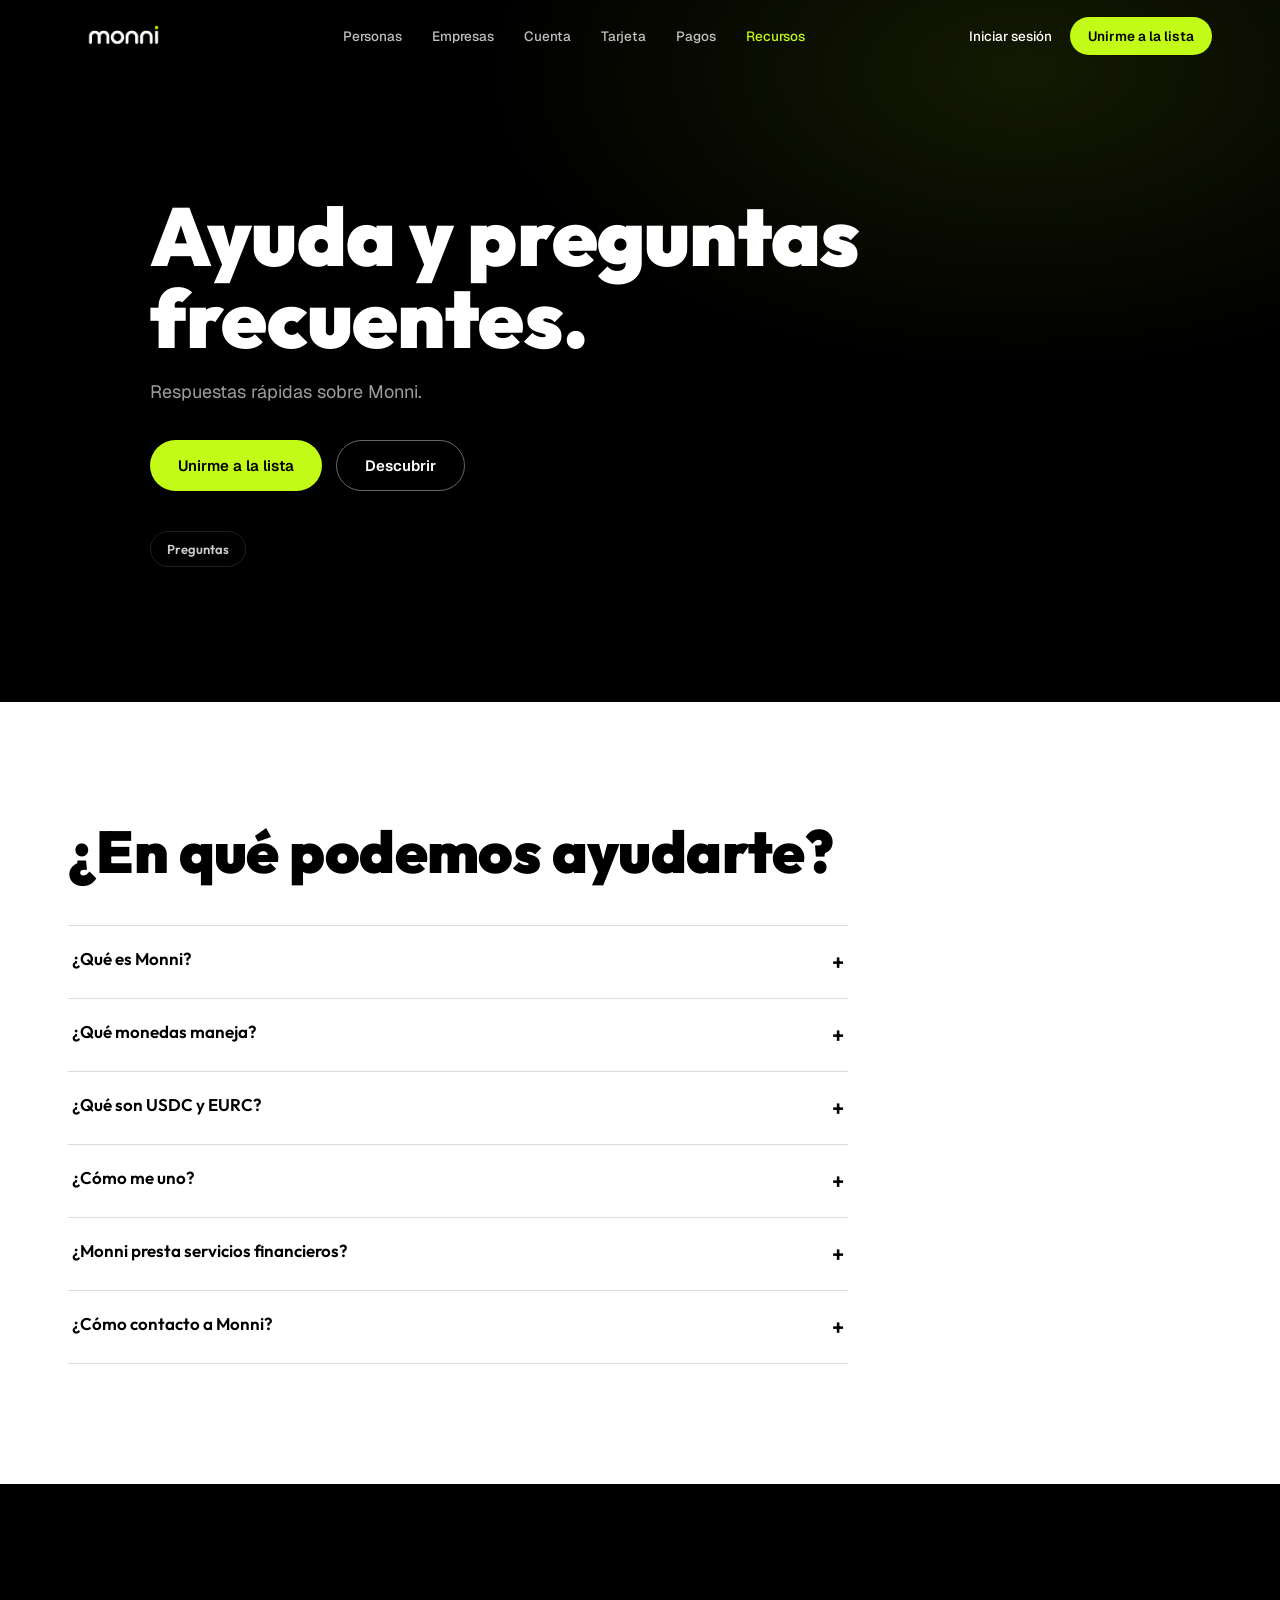
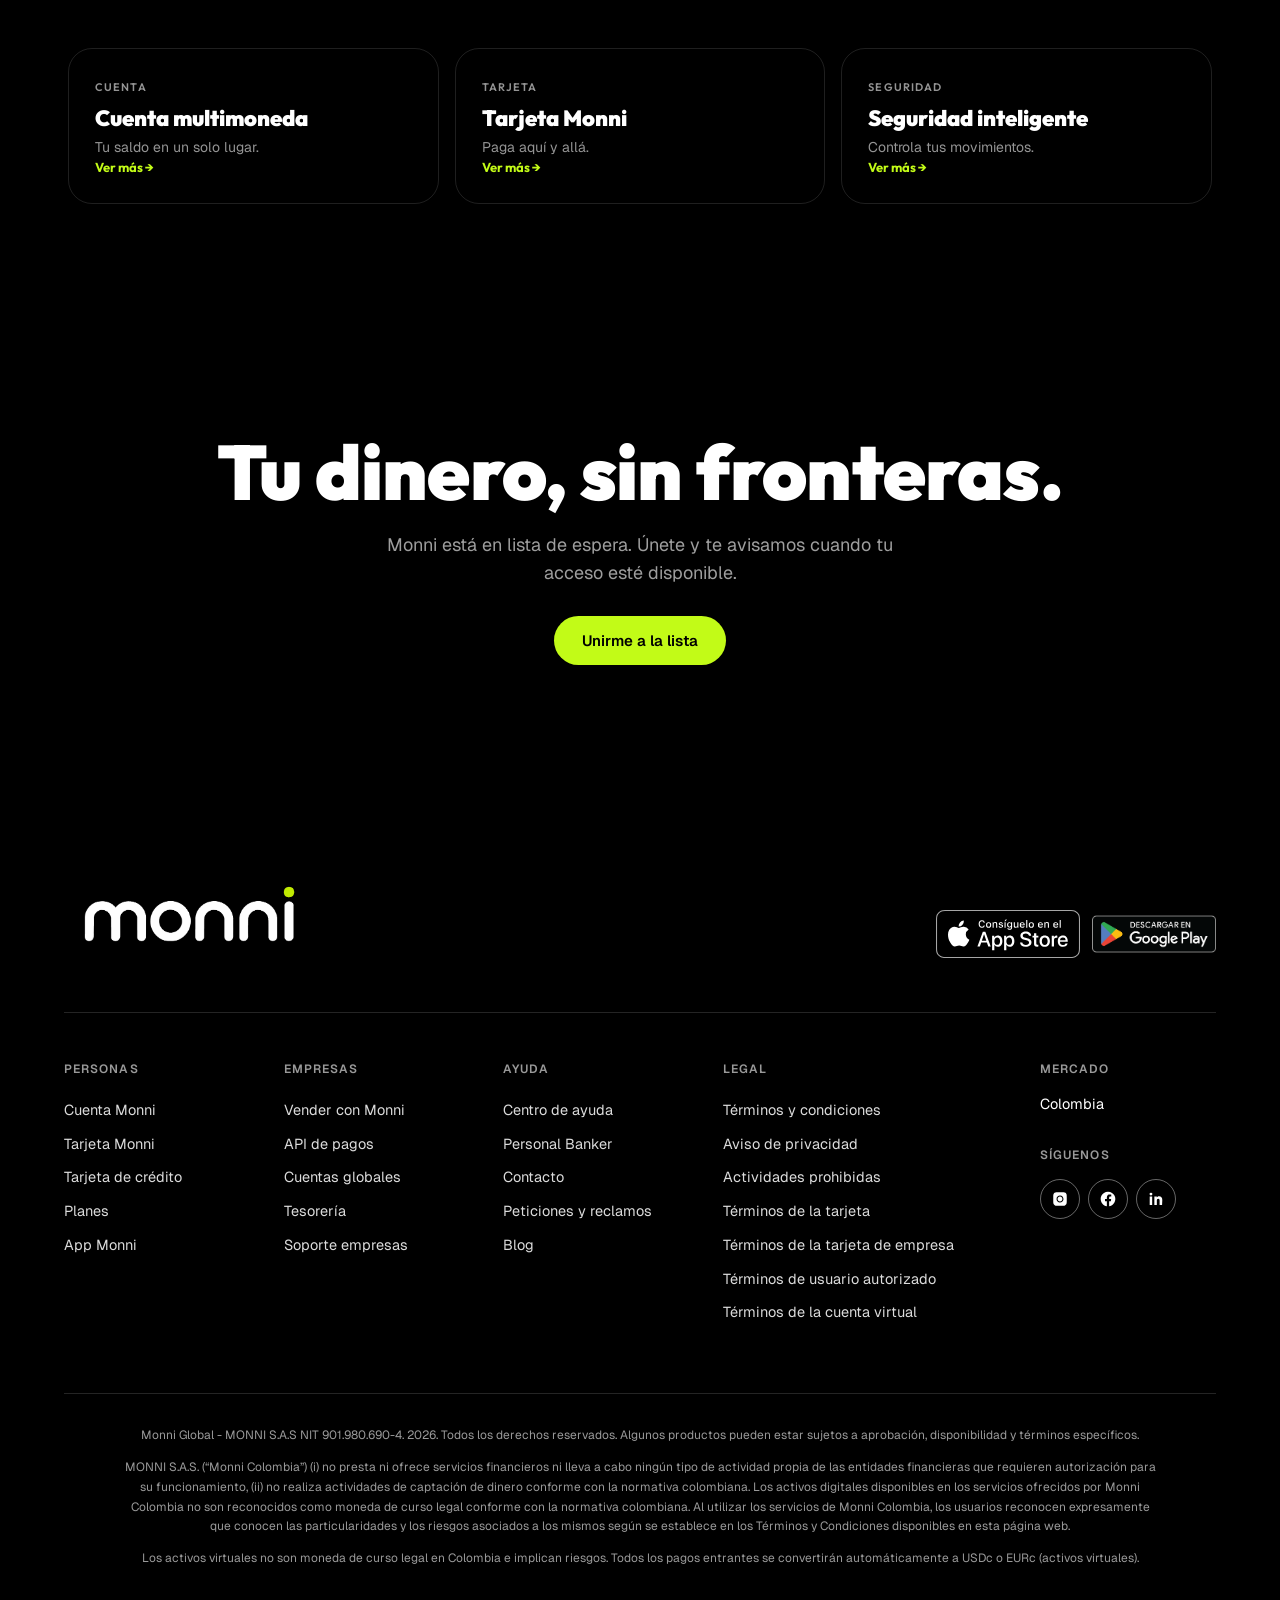
<file: ayuda.html>
<!DOCTYPE html>
<html lang="es"><head><meta charset="UTF-8"><meta name="viewport" content="width=device-width, initial-scale=1">
<title>Ayuda y recursos — Monni</title><meta name="description" content="Ayuda de Monni.">
<link rel="stylesheet" href="assets/css/home.css"><link rel="stylesheet" href="assets/css/pages.css"><link rel="stylesheet" href="assets/css/footer.css">
</head><body>
<header id="hdr"><div class="wrap nav"><a class="logo" href="index.html" aria-label="Monni"><img src="assets/logo/logo-white-transparent.png" alt="Monni"></a>
<nav class="nav-links" aria-label="Principal"><a href="personas.html">Personas</a><a href="empresas.html">Empresas</a><a href="cuenta.html">Cuenta</a><a href="tarjeta.html">Tarjeta</a><a href="pagos.html">Pagos</a><a href="ayuda.html" class="cur">Recursos</a></nav>
<div class="nav-r"><a class="login" href="#">Iniciar sesión</a><a class="btn btn-lima sm" href="index.html#lista">Unirme a la lista</a><button class="burger" id="burger" aria-label="Abrir menú"><span></span><span></span><span></span></button></div></div></header>
<div class="drawer" id="drawer"><a href="personas.html">Personas</a><a href="empresas.html">Empresas</a><a href="cuenta.html">Cuenta</a><a href="tarjeta.html">Tarjeta</a><a href="pagos.html">Pagos</a><a href="ayuda.html" class="cur">Recursos</a><a href="index.html#lista" class="btn btn-lima">Unirme a la lista</a></div>
<main id="main">
<section class="pg-hero dark"><div class="wrap"><h1>Ayuda y preguntas frecuentes.</h1><p class="sub">Respuestas rápidas sobre Monni.</p><div class="hero-cta"><a class="btn btn-lima" href="index.html#lista">Unirme a la lista</a><a class="btn btn-ghost" href="#faq">Descubrir</a></div><div class="pg-tabs"><a href="#faq">Preguntas</a></div></div></section>
<section class="light" id="faq"><div class="wrap"><h2>¿En qué podemos ayudarte?</h2><div class="faq"><details><summary>¿Qué es Monni?<i>+</i></summary><p>Monni te permite recibir, pagar y administrar tu dinero en varias monedas desde una cuenta.</p></details><details><summary>¿Qué monedas maneja?<i>+</i></summary><p>Pesos colombianos (COP), dólares (USD) y euros (EUR).</p></details><details><summary>¿Qué son USDC y EURC?<i>+</i></summary><p>Stablecoins: activos virtuales referenciados a una moneda fiat. No son dinero fiat.</p></details><details><summary>¿Cómo me uno?<i>+</i></summary><p>Monni está en lista de espera. Únete y te avisamos cuando tu acceso esté disponible.</p></details><details><summary>¿Monni presta servicios financieros?<i>+</i></summary><p>No. MONNI S.A.S. no presta ni ofrece servicios financieros.</p></details><details><summary>¿Cómo contacto a Monni?<i>+</i></summary><p>Los canales de contacto se publicarán pronto (pendiente).</p></details></div></div></section>
<section class="dark"><div class="wrap"><div class="next"><a class="nx" href="cuenta.html"><small>Cuenta</small><b>Cuenta multimoneda</b><p>Tu saldo en un solo lugar.</p><span>Ver más →</span></a><a class="nx" href="tarjeta.html"><small>Tarjeta</small><b>Tarjeta Monni</b><p>Paga aquí y allá.</p><span>Ver más →</span></a><a class="nx" href="seguridad.html"><small>Seguridad</small><b>Seguridad inteligente</b><p>Controla tus movimientos.</p><span>Ver más →</span></a></div></div></section>
<section class="dark cta-band"><div class="wrap"><h2>Tu dinero, sin fronteras.</h2><p class="sub" style="margin:20px auto 0">Monni está en lista de espera. Únete y te avisamos cuando tu acceso esté disponible.</p><div class="hero-cta" style="margin-top:30px"><a class="btn btn-lima" href="index.html#lista">Unirme a la lista</a></div></div></section>
</main>
<footer class="ftr" data-tone="ink">
  <div class="ftr-wrap">
    <div class="ftr-top">
      <img class="ftr-mark" src="assets/logo/logo-white-transparent.png" alt="Monni" width="1024" height="1024" loading="lazy">
      <div class="ftr-apps">
        <a href="https://apps.apple.com/co/app/monni/id6786057674" rel="noopener"><img src="assets/badges/app-store-es.svg" alt="Descárgalo en el App Store" width="144" height="48" loading="lazy"></a>
        <a href="https://play.google.com/store/apps/details?id=com.monni.app" rel="noopener"><img src="assets/badges/google-play-es.png" alt="Descargar en Google Play" width="124" height="48" loading="lazy"></a>
      </div>
    </div>

    <div class="ftr-cols">
      <nav aria-label="Personas"><h4>Personas</h4>
        <a href="cuenta.html">Cuenta Monni</a><a href="tarjeta.html">Tarjeta Monni</a><a href="https://www.monni.global/tarjeta-credito">Tarjeta de crédito</a><a href="https://www.monni.global/billetera">Planes</a><a href="https://www.monni.global/app">App Monni</a>
      </nav>
      <nav aria-label="Empresas"><h4>Empresas</h4>
        <a href="empresas.html">Vender con Monni</a><a href="https://www.monni.global/empresas/pagos">API de pagos</a><a href="https://www.monni.global/empresas/cuentas">Cuentas globales</a><a href="https://www.monni.global/empresas/tesoreria">Tesorería</a><a href="https://www.monni.global/contacto">Soporte empresas</a>
      </nav>
      <nav aria-label="Ayuda"><h4>Ayuda</h4>
        <a href="ayuda.html">Centro de ayuda</a><a href="https://www.monni.global/personal-banker">Personal Banker</a><a href="https://www.monni.global/contacto">Contacto</a><a href="https://www.monni.global/contacto">Peticiones y reclamos</a><a href="https://www.monni.global/blog">Blog</a>
      </nav>
      <nav aria-label="Legal"><h4>Legal</h4>
        <a href="https://www.monni.global/terminos-y-condiciones">Términos y condiciones</a><a href="https://www.monni.global/politica-de-privacidad">Aviso de privacidad</a><a href="https://www.monni.global/actividades-prohibidas-tarjetas">Actividades prohibidas</a><a href="https://www.monni.global/legal/card-terms-consumer-international">Términos de la tarjeta</a><a href="https://www.monni.global/legal/card-terms-business-international">Términos de la tarjeta de empresa</a><a href="https://www.monni.global/legal/authorized-user-terms-business-international">Términos de usuario autorizado</a><a href="https://www.monni.global/legal/virtual-account-user-terms">Términos de la cuenta virtual</a>
      </nav>
      <div class="ftr-side">
        <h4>Mercado</h4><p>Colombia</p>
        <h4>Síguenos</h4>
        <div class="ftr-soc">
          <a href="https://www.instagram.com/monnibank/" aria-label="Instagram de Monni" rel="noopener"><img src="assets/icons/icon-instagram.svg" alt="" width="18" height="18"></a>
          <a href="https://www.facebook.com/monnibank" aria-label="Facebook de Monni" rel="noopener"><img src="assets/icons/icon-facebook.svg" alt="" width="18" height="18"></a>
          <a href="https://www.linkedin.com/company/monni-bank" aria-label="LinkedIn de Monni" rel="noopener"><svg viewBox="0 0 24 24" width="18" height="18" aria-hidden="true"><path fill="currentColor" d="M6.9 8.6H3.6V20h3.3zM5.3 3.5a1.9 1.9 0 1 0 0 3.8 1.9 1.9 0 0 0 0-3.8zM20.4 13.3c0-3.1-1.7-4.9-4.3-4.9-1.6 0-2.6.9-3 1.5V8.6H9.8V20h3.3v-5.9c0-1.5.5-2.6 1.9-2.6 1.4 0 1.8 1.1 1.8 2.6V20h3.3z"/></svg></a>
        </div>
      </div>
    </div>

    <div class="ftr-legal">
      <p>Monni Global - MONNI S.A.S NIT 901.980.690-4. 2026. Todos los derechos reservados. Algunos productos pueden estar sujetos a aprobación, disponibilidad y términos específicos.</p>
      <p>MONNI S.A.S. (“Monni Colombia”) (i) no presta ni ofrece servicios financieros ni lleva a cabo ningún tipo de actividad propia de las entidades financieras que requieren autorización para su funcionamiento, (ii) no realiza actividades de captación de dinero conforme con la normativa colombiana. Los activos digitales disponibles en los servicios ofrecidos por Monni Colombia no son reconocidos como moneda de curso legal conforme con la normativa colombiana. Al utilizar los servicios de Monni Colombia, los usuarios reconocen expresamente que conocen las particularidades y los riesgos asociados a los mismos según se establece en los Términos y Condiciones disponibles en esta página web.</p>
      <p>Los activos virtuales no son moneda de curso legal en Colombia e implican riesgos. Todos los pagos entrantes se convertirán automáticamente a USDc o EURc (activos virtuales).</p>
    </div>
  </div>
</footer>
<script src="assets/js/pages.js"></script></body></html>
</file>
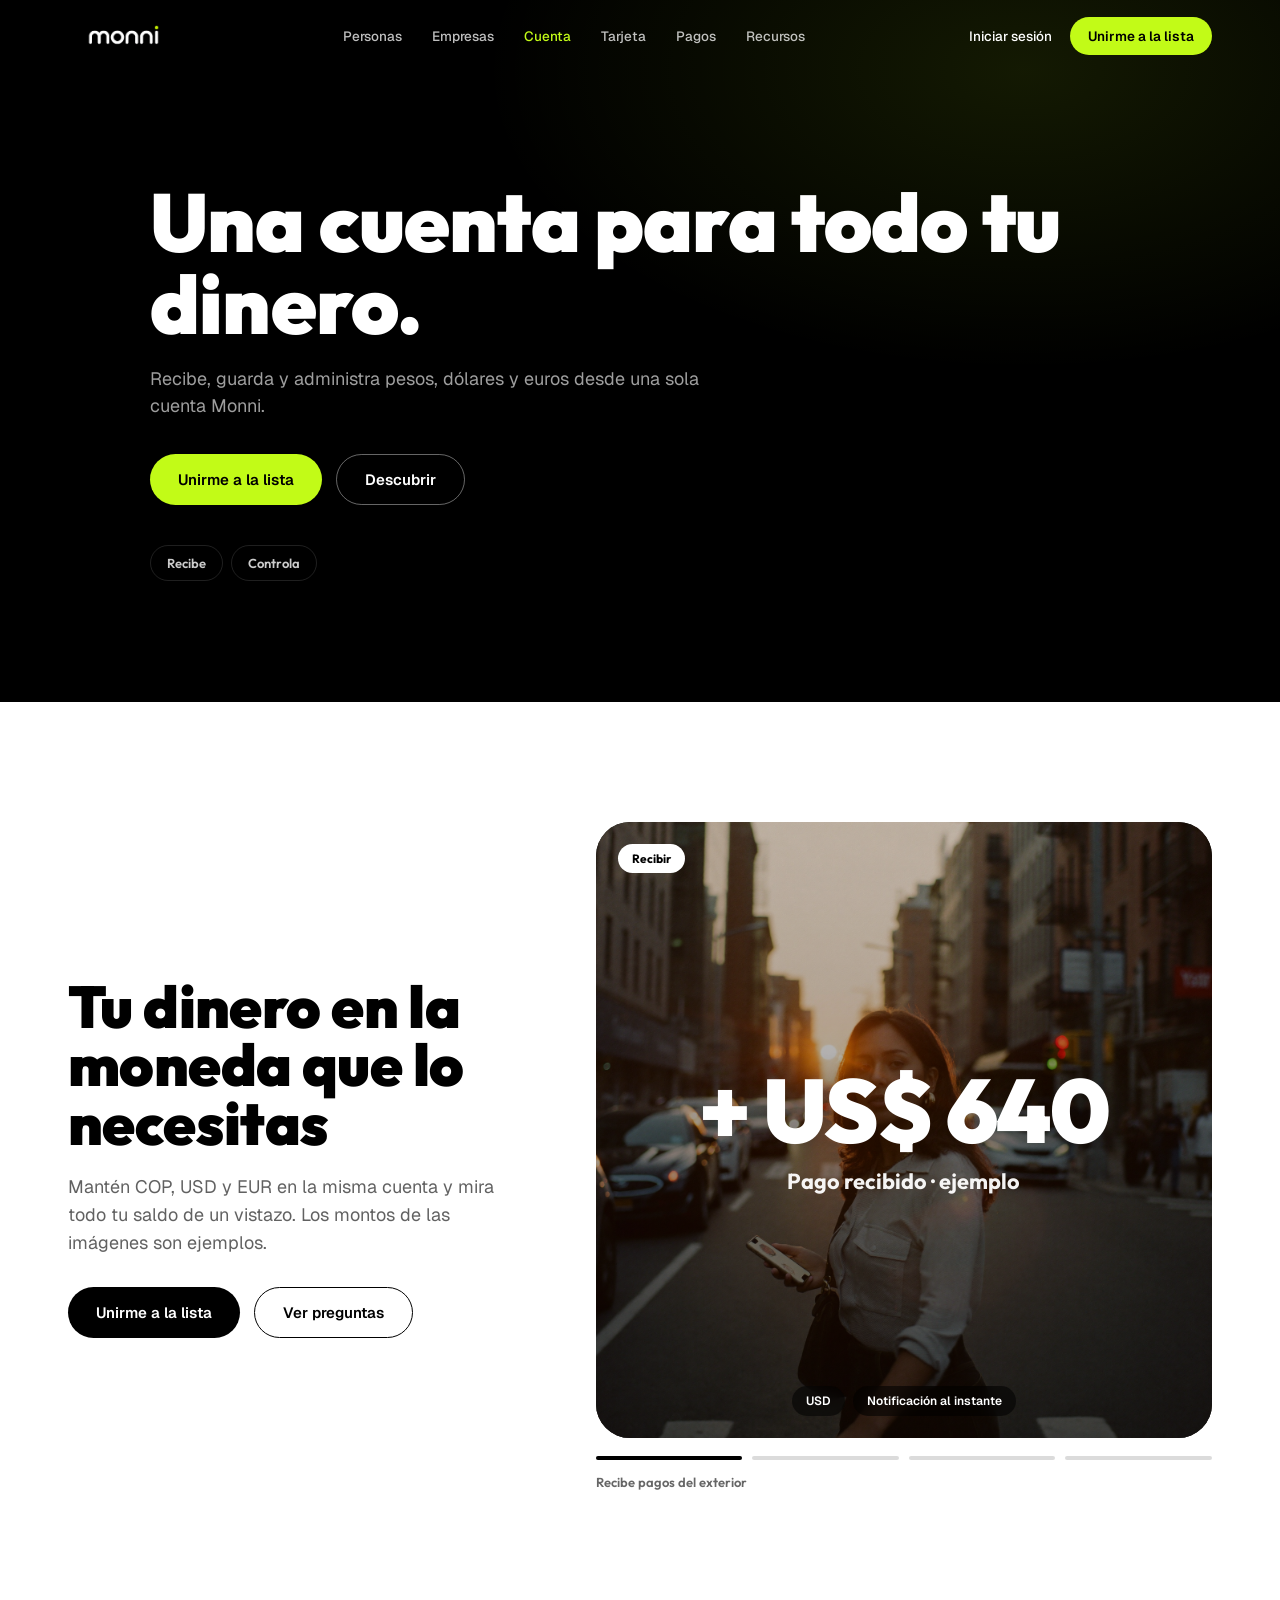
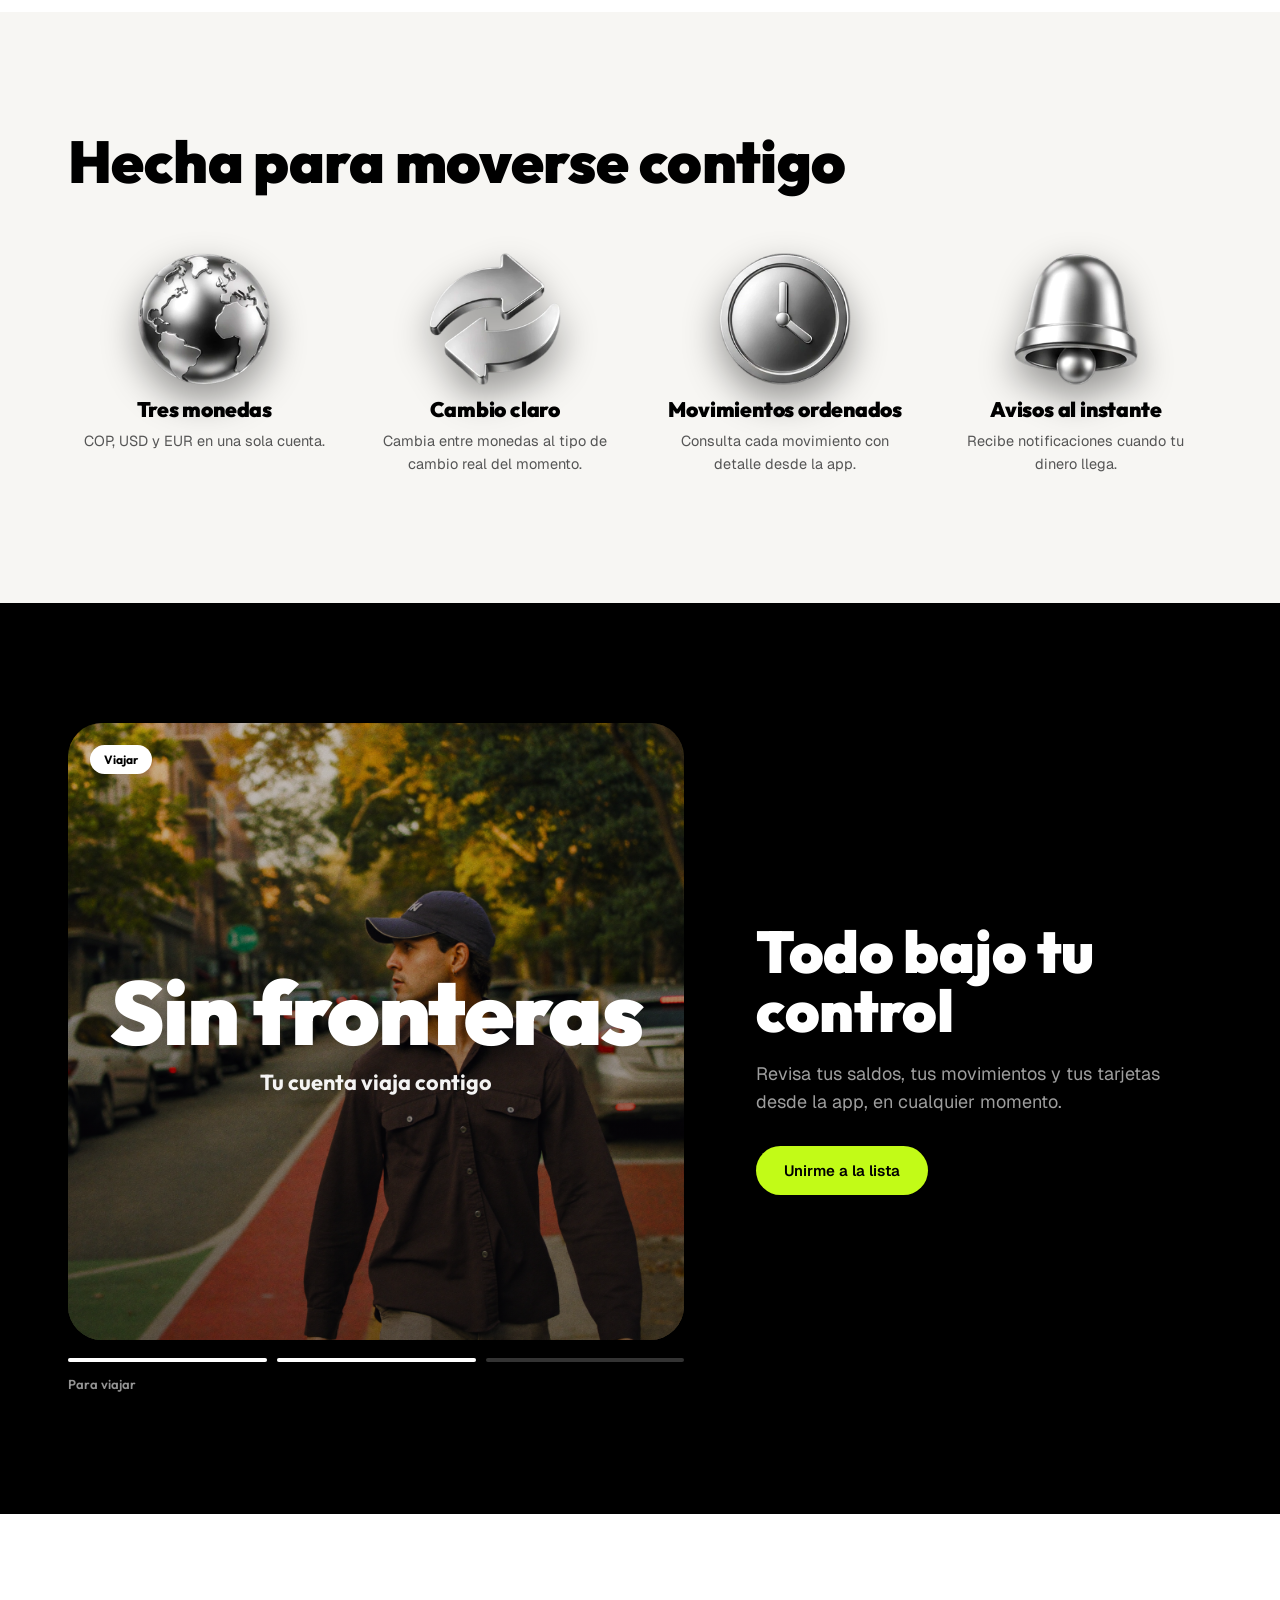
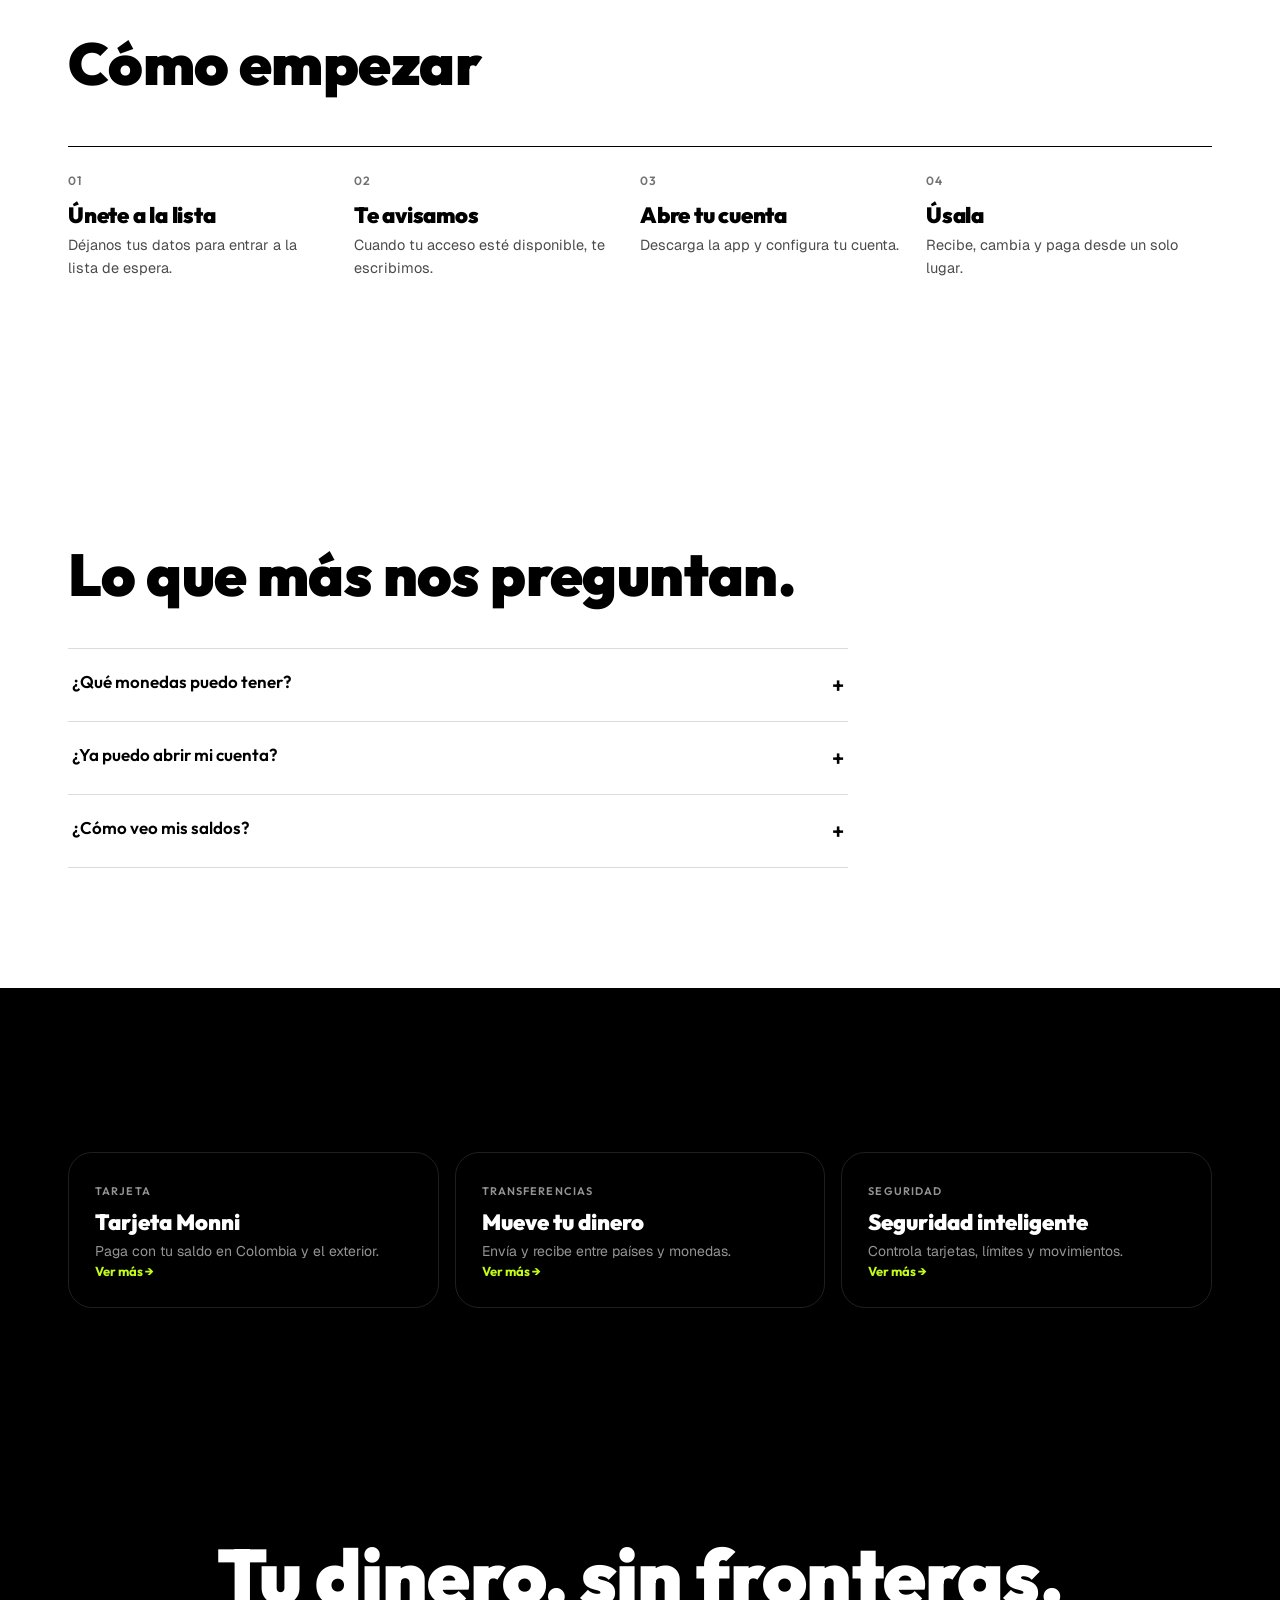
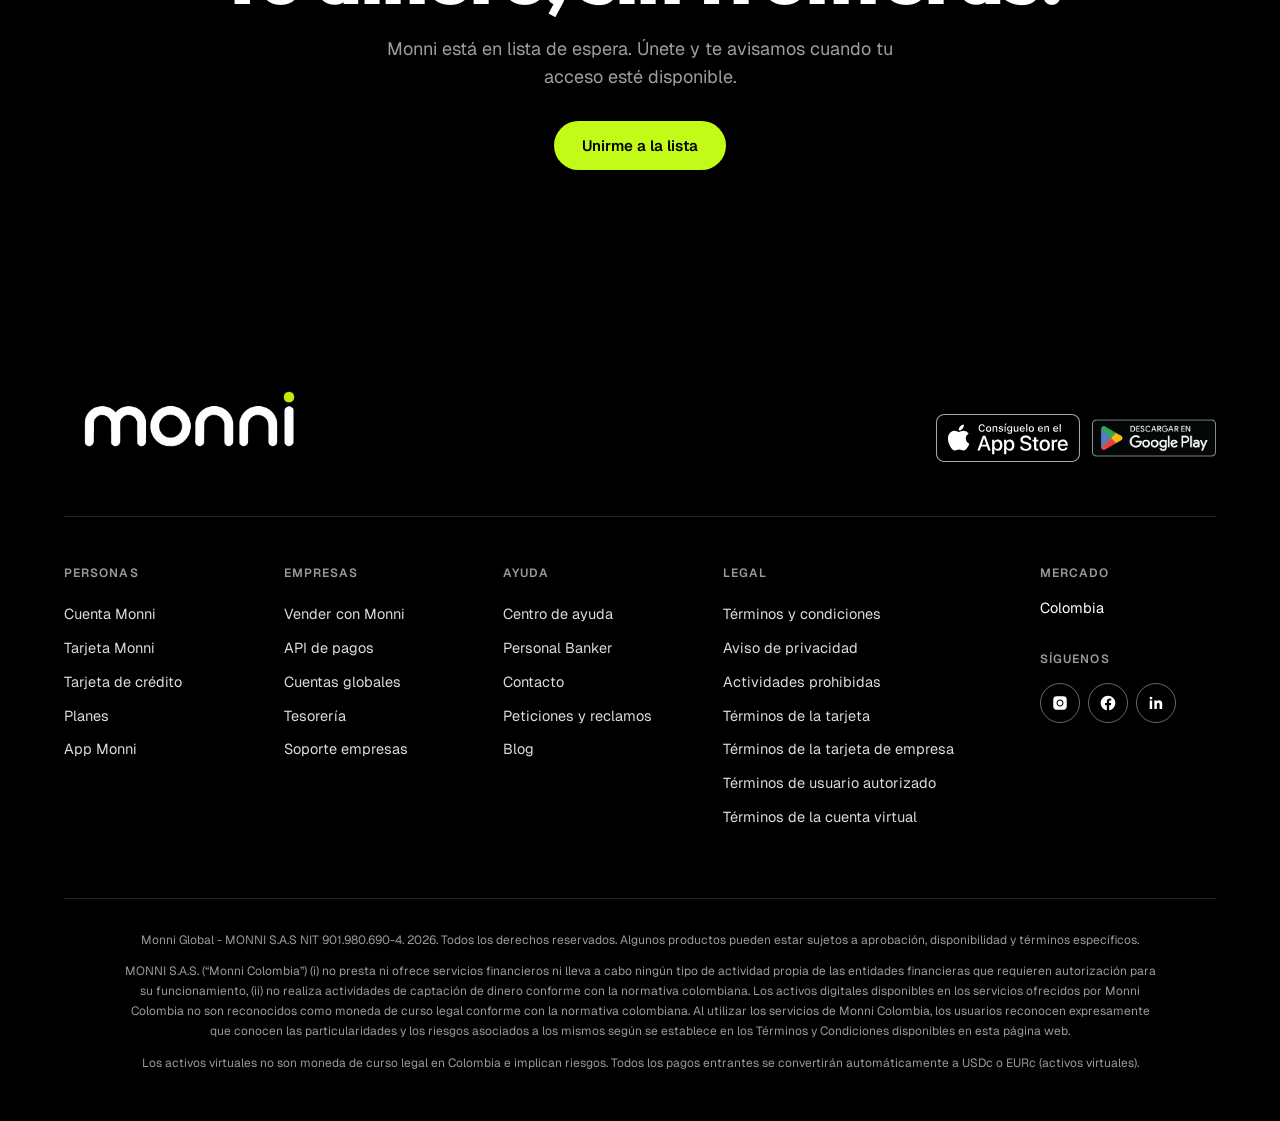
<file: cuenta.html>
<!DOCTYPE html>
<html lang="es"><head><meta charset="UTF-8"><meta name="viewport" content="width=device-width, initial-scale=1">
<title>Cuenta multimoneda — Monni</title><meta name="description" content="Cuenta multimoneda de Monni: COP, USD y EUR en un solo lugar.">
<link rel="stylesheet" href="assets/css/home.css"><link rel="stylesheet" href="assets/css/pages.css"><link rel="stylesheet" href="assets/css/footer.css">
</head><body>
<header id="hdr"><div class="wrap nav"><a class="logo" href="index.html" aria-label="Monni"><img src="assets/logo/logo-white-transparent.png" alt="Monni"></a>
<nav class="nav-links" aria-label="Principal"><a href="personas.html">Personas</a><a href="empresas.html">Empresas</a><a href="cuenta.html" class="cur">Cuenta</a><a href="tarjeta.html">Tarjeta</a><a href="pagos.html">Pagos</a><a href="ayuda.html">Recursos</a></nav>
<div class="nav-r"><a class="login" href="#">Iniciar sesión</a><a class="btn btn-lima sm" href="index.html#lista">Unirme a la lista</a><button class="burger" id="burger" aria-label="Abrir menú"><span></span><span></span><span></span></button></div></div></header>
<div class="drawer" id="drawer"><a href="personas.html">Personas</a><a href="empresas.html">Empresas</a><a href="cuenta.html" class="cur">Cuenta</a><a href="tarjeta.html">Tarjeta</a><a href="pagos.html">Pagos</a><a href="ayuda.html">Recursos</a><a href="index.html#lista" class="btn btn-lima">Unirme a la lista</a></div>
<main id="main">
<section class="pg-hero dark"><div class="wrap"><h1>Una cuenta para todo tu dinero.</h1><p class="sub">Recibe, guarda y administra pesos, dólares y euros desde una sola cuenta Monni.</p><div class="hero-cta"><a class="btn btn-lima" href="index.html#lista">Unirme a la lista</a><a class="btn btn-ghost" href="#recibe">Descubrir</a></div><div class="pg-tabs"><a href="#recibe">Recibe</a><a href="#controla">Controla</a></div></div></section>
<section class="light" id="recibe"><div class="wrap show">
  <div class="show-t reveal"><h2>Tu dinero en la moneda que lo necesitas</h2><p class="sub">Mantén COP, USD y EUR en la misma cuenta y mira todo tu saldo de un vistazo. Los montos de las imágenes son ejemplos.</p><div class="hero-cta"><a class="btn btn-ink" href="index.html#lista">Unirme a la lista</a><a class="btn btn-line" href="ayuda.html">Ver preguntas</a></div></div>
  <div class="reveal"><div class="stage" role="group" aria-roledescription="carrusel" aria-label="Cuenta"><div class="sl sl-ui"><div class="phone"><div class="screen"><div class="scr on"><div class="lbl">Saldo total</div><div class="amt">$3.450</div><div class="row"><span class="cur"><i class="dotc">CO</i>COP</span><b>$2.500.000</b></div><div class="row"><span class="cur"><i class="dotc">US</i>USD</span><b>$640</b></div><div class="row"><span class="cur"><i class="dotc">EU</i>EUR</span><b>€210</b></div><div class="pill">Enviar →</div></div></div></div></div><div class="sl"><img class="bgi" src="assets/img/city-nyc.png" alt="" loading="lazy" decoding="async"><span class="chip-t">Recibir</span><b class="big">+ US$ 640</b><span class="smol">Pago recibido · ejemplo</span><div class="foot"><span>USD</span><span>Notificación al instante</span></div></div><div class="sl"><img class="bgi" src="assets/img/city-madrid.png" alt="" loading="lazy" decoding="async"><span class="chip-t">Euros</span><b class="big">€210</b><span class="smol">Saldo en euros · ejemplo</span><div class="foot"><span>EUR</span><span>Tipo de cambio real del momento</span></div></div><div class="sl"><img class="bgi" src="assets/img/city-bogota.png" alt="" loading="lazy" decoding="async"><span class="chip-t">Pesos</span><b class="big">$2.500.000</b><span class="smol">Saldo en pesos · ejemplo</span><div class="foot"><span>COP</span></div></div></div>
  <div class="tl" role="tablist" style="--d:5.5s"><button class="tl-b" aria-label="Ver imagen 1: Un saldo total" data-cap="Un saldo total"><i></i></button><button class="tl-b" aria-label="Ver imagen 2: Recibe pagos del exterior" data-cap="Recibe pagos del exterior"><i></i></button><button class="tl-b" aria-label="Ver imagen 3: Muévete entre monedas" data-cap="Muévete entre monedas"><i></i></button><button class="tl-b" aria-label="Ver imagen 4: Pesos cuando los necesites" data-cap="Pesos cuando los necesites"><i></i></button></div><div class="tl-cap" aria-live="off"></div></div>
  </div></section>
<section class="off"><div class="wrap"><div class="reveal"><h2>Hecha para moverse contigo</h2></div><div class="feat"><div class="ft reveal"><div class="fi"><img class="i3 " src="assets/icons3d/globo.webp" alt="" width="64" height="64" loading="lazy" decoding="async"></div><h3>Tres monedas</h3><p>COP, USD y EUR en una sola cuenta.</p></div><div class="ft reveal"><div class="fi"><img class="i3 " src="assets/icons3d/cambio.webp" alt="" width="64" height="64" loading="lazy" decoding="async"></div><h3>Cambio claro</h3><p>Cambia entre monedas al tipo de cambio real del momento.</p></div><div class="ft reveal"><div class="fi"><img class="i3 " src="assets/icons3d/reloj.webp" alt="" width="64" height="64" loading="lazy" decoding="async"></div><h3>Movimientos ordenados</h3><p>Consulta cada movimiento con detalle desde la app.</p></div><div class="ft reveal"><div class="fi"><img class="i3 " src="assets/icons3d/campana.webp" alt="" width="64" height="64" loading="lazy" decoding="async"></div><h3>Avisos al instante</h3><p>Recibe notificaciones cuando tu dinero llega.</p></div></div></div></section>
<section class="dark" id="controla"><div class="wrap show rev">
  <div class="show-t reveal"><h2>Todo bajo tu control</h2><p class="sub">Revisa tus saldos, tus movimientos y tus tarjetas desde la app, en cualquier momento.</p><div class="hero-cta"><a class="btn btn-lima" href="index.html#lista">Unirme a la lista</a></div></div>
  <div class="reveal"><div class="stage" role="group" aria-roledescription="carrusel" aria-label="Control"><div class="sl sl-ui"><div class="phone"><div class="screen"><div class="scr on"><div class="lbl">Movimientos</div><div class="amt">Hoy</div><div class="row"><span class="cur"><i class="dotc">US</i>Pago recibido</span><b>+$640</b></div><div class="row"><span class="cur"><i class="dotc">CO</i>Compra</span><b>−$38.000</b></div><div class="row"><span class="cur"><i class="dotc">EU</i>Cambio</span><b>€120</b></div><div class="pill">Ver todo</div></div></div></div></div><div class="sl sl-card"><img class="cv" src="assets/img/cards/web/debito-verde.webp" alt="Tarjeta Monni" loading="lazy" decoding="async"><span class="smol" style="margin-top:26px">Controla tu tarjeta desde la app</span></div><div class="sl"><img class="bgi" src="assets/img/city-cdmx.png" alt="" loading="lazy" decoding="async"><span class="chip-t">Viajar</span><b class="big">Sin fronteras</b><span class="smol">Tu cuenta viaja contigo</span></div></div>
  <div class="tl" role="tablist" style="--d:5.5s"><button class="tl-b" aria-label="Ver imagen 1: Tus movimientos" data-cap="Tus movimientos"><i></i></button><button class="tl-b" aria-label="Ver imagen 2: Tu tarjeta" data-cap="Tu tarjeta"><i></i></button><button class="tl-b" aria-label="Ver imagen 3: Para viajar" data-cap="Para viajar"><i></i></button></div><div class="tl-cap" aria-live="off"></div></div>
  </div></section>
<section class="light"><div class="wrap"><h2 class="reveal">Cómo empezar</h2><div class="stp"><div class="sp reveal"><h3>Únete a la lista</h3><p>Déjanos tus datos para entrar a la lista de espera.</p></div><div class="sp reveal"><h3>Te avisamos</h3><p>Cuando tu acceso esté disponible, te escribimos.</p></div><div class="sp reveal"><h3>Abre tu cuenta</h3><p>Descarga la app y configura tu cuenta.</p></div><div class="sp reveal"><h3>Úsala</h3><p>Recibe, cambia y paga desde un solo lugar.</p></div></div></div></section>
<section class="light"><div class="wrap"><h2>Lo que más nos preguntan.</h2><div class="faq"><details><summary>¿Qué monedas puedo tener?<i>+</i></summary><p>Pesos colombianos (COP), dólares (USD) y euros (EUR).</p></details><details><summary>¿Ya puedo abrir mi cuenta?<i>+</i></summary><p>Monni está en lista de espera. Únete y te avisamos cuando tu acceso esté disponible.</p></details><details><summary>¿Cómo veo mis saldos?<i>+</i></summary><p>Desde la app Monni verás todos tus saldos y movimientos.</p></details></div></div></section>
<section class="dark"><div class="wrap"><div class="next"><a class="nx" href="tarjeta.html"><small>Tarjeta</small><b>Tarjeta Monni</b><p>Paga con tu saldo en Colombia y el exterior.</p><span>Ver más →</span></a><a class="nx" href="transferencias.html"><small>Transferencias</small><b>Mueve tu dinero</b><p>Envía y recibe entre países y monedas.</p><span>Ver más →</span></a><a class="nx" href="seguridad.html"><small>Seguridad</small><b>Seguridad inteligente</b><p>Controla tarjetas, límites y movimientos.</p><span>Ver más →</span></a></div></div></section>
<section class="dark cta-band"><div class="wrap"><h2>Tu dinero, sin fronteras.</h2><p class="sub" style="margin:20px auto 0">Monni está en lista de espera. Únete y te avisamos cuando tu acceso esté disponible.</p><div class="hero-cta" style="margin-top:30px"><a class="btn btn-lima" href="index.html#lista">Unirme a la lista</a></div></div></section>
</main>
<footer class="ftr" data-tone="ink">
  <div class="ftr-wrap">
    <div class="ftr-top">
      <img class="ftr-mark" src="assets/logo/logo-white-transparent.png" alt="Monni" width="1024" height="1024" loading="lazy">
      <div class="ftr-apps">
        <a href="https://apps.apple.com/co/app/monni/id6786057674" rel="noopener"><img src="assets/badges/app-store-es.svg" alt="Descárgalo en el App Store" width="144" height="48" loading="lazy"></a>
        <a href="https://play.google.com/store/apps/details?id=com.monni.app" rel="noopener"><img src="assets/badges/google-play-es.png" alt="Descargar en Google Play" width="124" height="48" loading="lazy"></a>
      </div>
    </div>

    <div class="ftr-cols">
      <nav aria-label="Personas"><h4>Personas</h4>
        <a href="cuenta.html">Cuenta Monni</a><a href="tarjeta.html">Tarjeta Monni</a><a href="https://www.monni.global/tarjeta-credito">Tarjeta de crédito</a><a href="https://www.monni.global/billetera">Planes</a><a href="https://www.monni.global/app">App Monni</a>
      </nav>
      <nav aria-label="Empresas"><h4>Empresas</h4>
        <a href="empresas.html">Vender con Monni</a><a href="https://www.monni.global/empresas/pagos">API de pagos</a><a href="https://www.monni.global/empresas/cuentas">Cuentas globales</a><a href="https://www.monni.global/empresas/tesoreria">Tesorería</a><a href="https://www.monni.global/contacto">Soporte empresas</a>
      </nav>
      <nav aria-label="Ayuda"><h4>Ayuda</h4>
        <a href="ayuda.html">Centro de ayuda</a><a href="https://www.monni.global/personal-banker">Personal Banker</a><a href="https://www.monni.global/contacto">Contacto</a><a href="https://www.monni.global/contacto">Peticiones y reclamos</a><a href="https://www.monni.global/blog">Blog</a>
      </nav>
      <nav aria-label="Legal"><h4>Legal</h4>
        <a href="https://www.monni.global/terminos-y-condiciones">Términos y condiciones</a><a href="https://www.monni.global/politica-de-privacidad">Aviso de privacidad</a><a href="https://www.monni.global/actividades-prohibidas-tarjetas">Actividades prohibidas</a><a href="https://www.monni.global/legal/card-terms-consumer-international">Términos de la tarjeta</a><a href="https://www.monni.global/legal/card-terms-business-international">Términos de la tarjeta de empresa</a><a href="https://www.monni.global/legal/authorized-user-terms-business-international">Términos de usuario autorizado</a><a href="https://www.monni.global/legal/virtual-account-user-terms">Términos de la cuenta virtual</a>
      </nav>
      <div class="ftr-side">
        <h4>Mercado</h4><p>Colombia</p>
        <h4>Síguenos</h4>
        <div class="ftr-soc">
          <a href="https://www.instagram.com/monnibank/" aria-label="Instagram de Monni" rel="noopener"><img src="assets/icons/icon-instagram.svg" alt="" width="18" height="18"></a>
          <a href="https://www.facebook.com/monnibank" aria-label="Facebook de Monni" rel="noopener"><img src="assets/icons/icon-facebook.svg" alt="" width="18" height="18"></a>
          <a href="https://www.linkedin.com/company/monni-bank" aria-label="LinkedIn de Monni" rel="noopener"><svg viewBox="0 0 24 24" width="18" height="18" aria-hidden="true"><path fill="currentColor" d="M6.9 8.6H3.6V20h3.3zM5.3 3.5a1.9 1.9 0 1 0 0 3.8 1.9 1.9 0 0 0 0-3.8zM20.4 13.3c0-3.1-1.7-4.9-4.3-4.9-1.6 0-2.6.9-3 1.5V8.6H9.8V20h3.3v-5.9c0-1.5.5-2.6 1.9-2.6 1.4 0 1.8 1.1 1.8 2.6V20h3.3z"/></svg></a>
        </div>
      </div>
    </div>

    <div class="ftr-legal">
      <p>Monni Global - MONNI S.A.S NIT 901.980.690-4. 2026. Todos los derechos reservados. Algunos productos pueden estar sujetos a aprobación, disponibilidad y términos específicos.</p>
      <p>MONNI S.A.S. (“Monni Colombia”) (i) no presta ni ofrece servicios financieros ni lleva a cabo ningún tipo de actividad propia de las entidades financieras que requieren autorización para su funcionamiento, (ii) no realiza actividades de captación de dinero conforme con la normativa colombiana. Los activos digitales disponibles en los servicios ofrecidos por Monni Colombia no son reconocidos como moneda de curso legal conforme con la normativa colombiana. Al utilizar los servicios de Monni Colombia, los usuarios reconocen expresamente que conocen las particularidades y los riesgos asociados a los mismos según se establece en los Términos y Condiciones disponibles en esta página web.</p>
      <p>Los activos virtuales no son moneda de curso legal en Colombia e implican riesgos. Todos los pagos entrantes se convertirán automáticamente a USDc o EURc (activos virtuales).</p>
    </div>
  </div>
</footer>
<script src="assets/js/pages.js"></script></body></html>
</file>
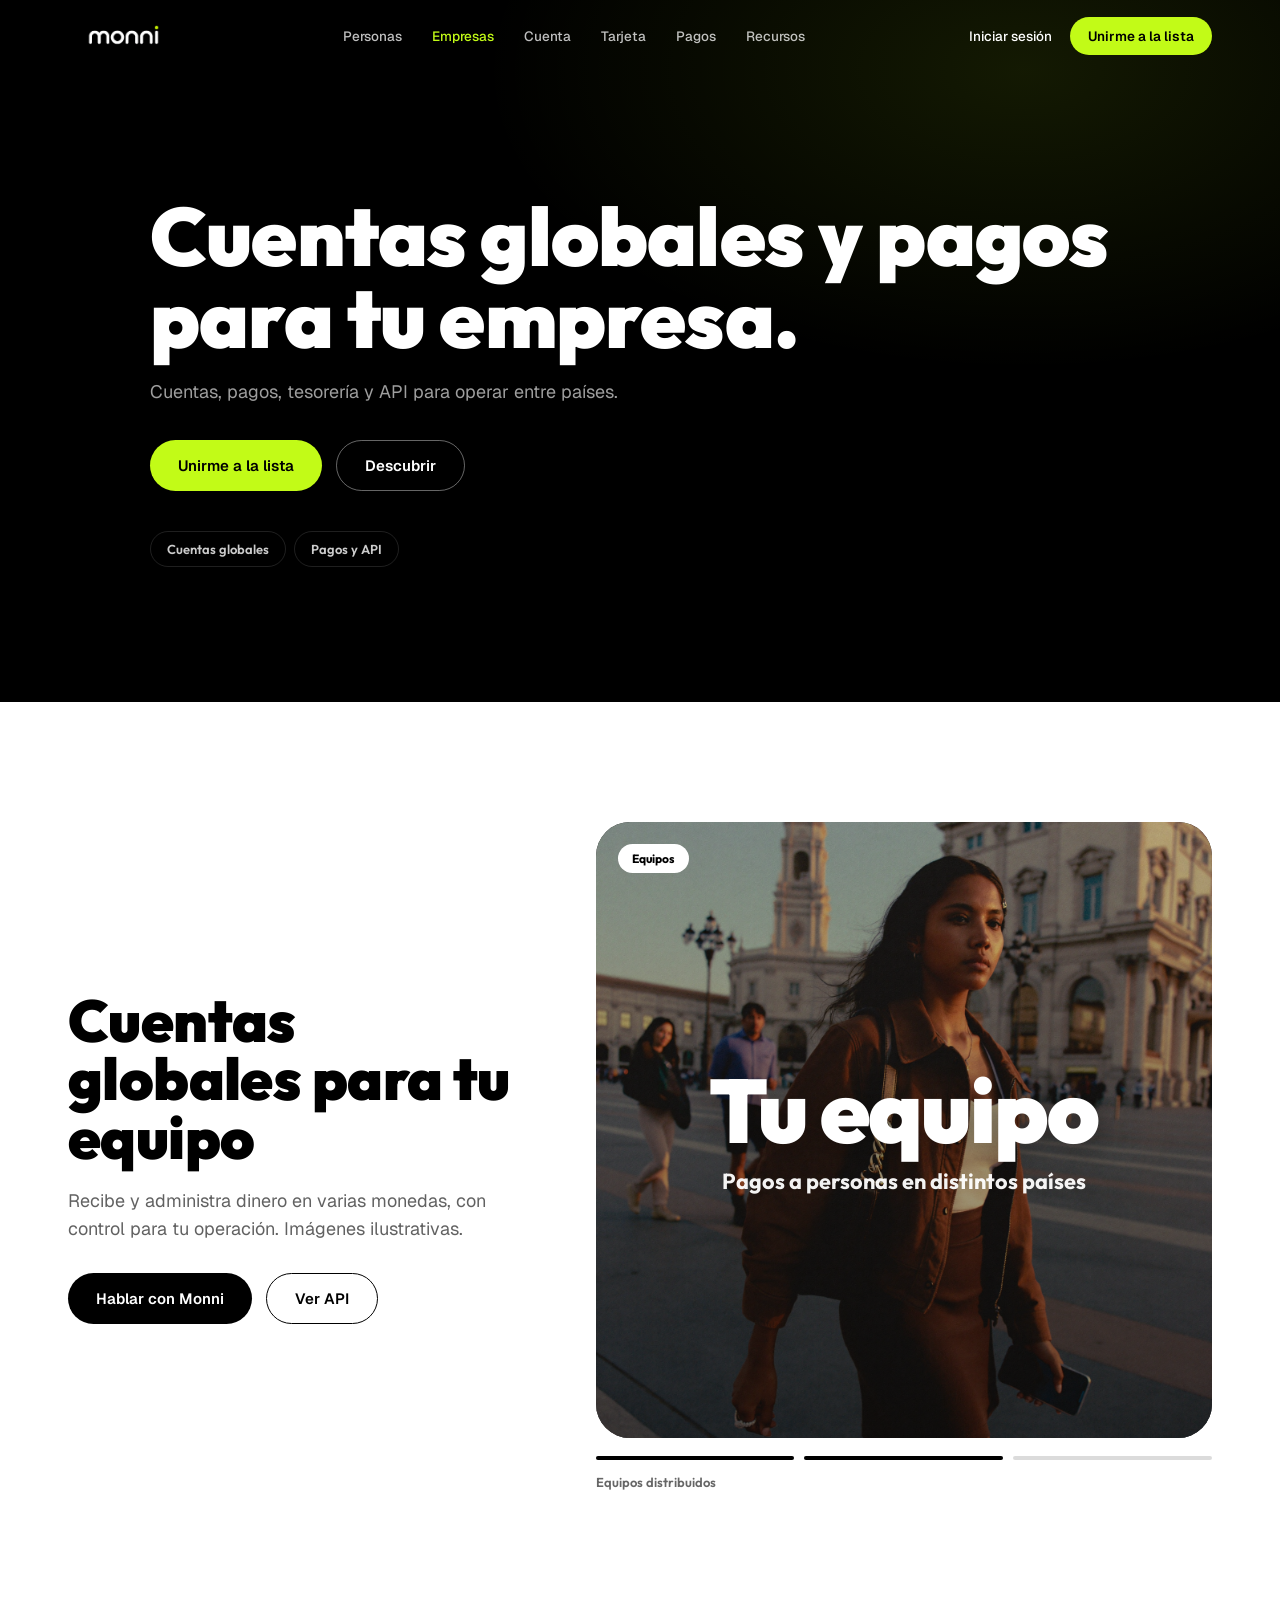
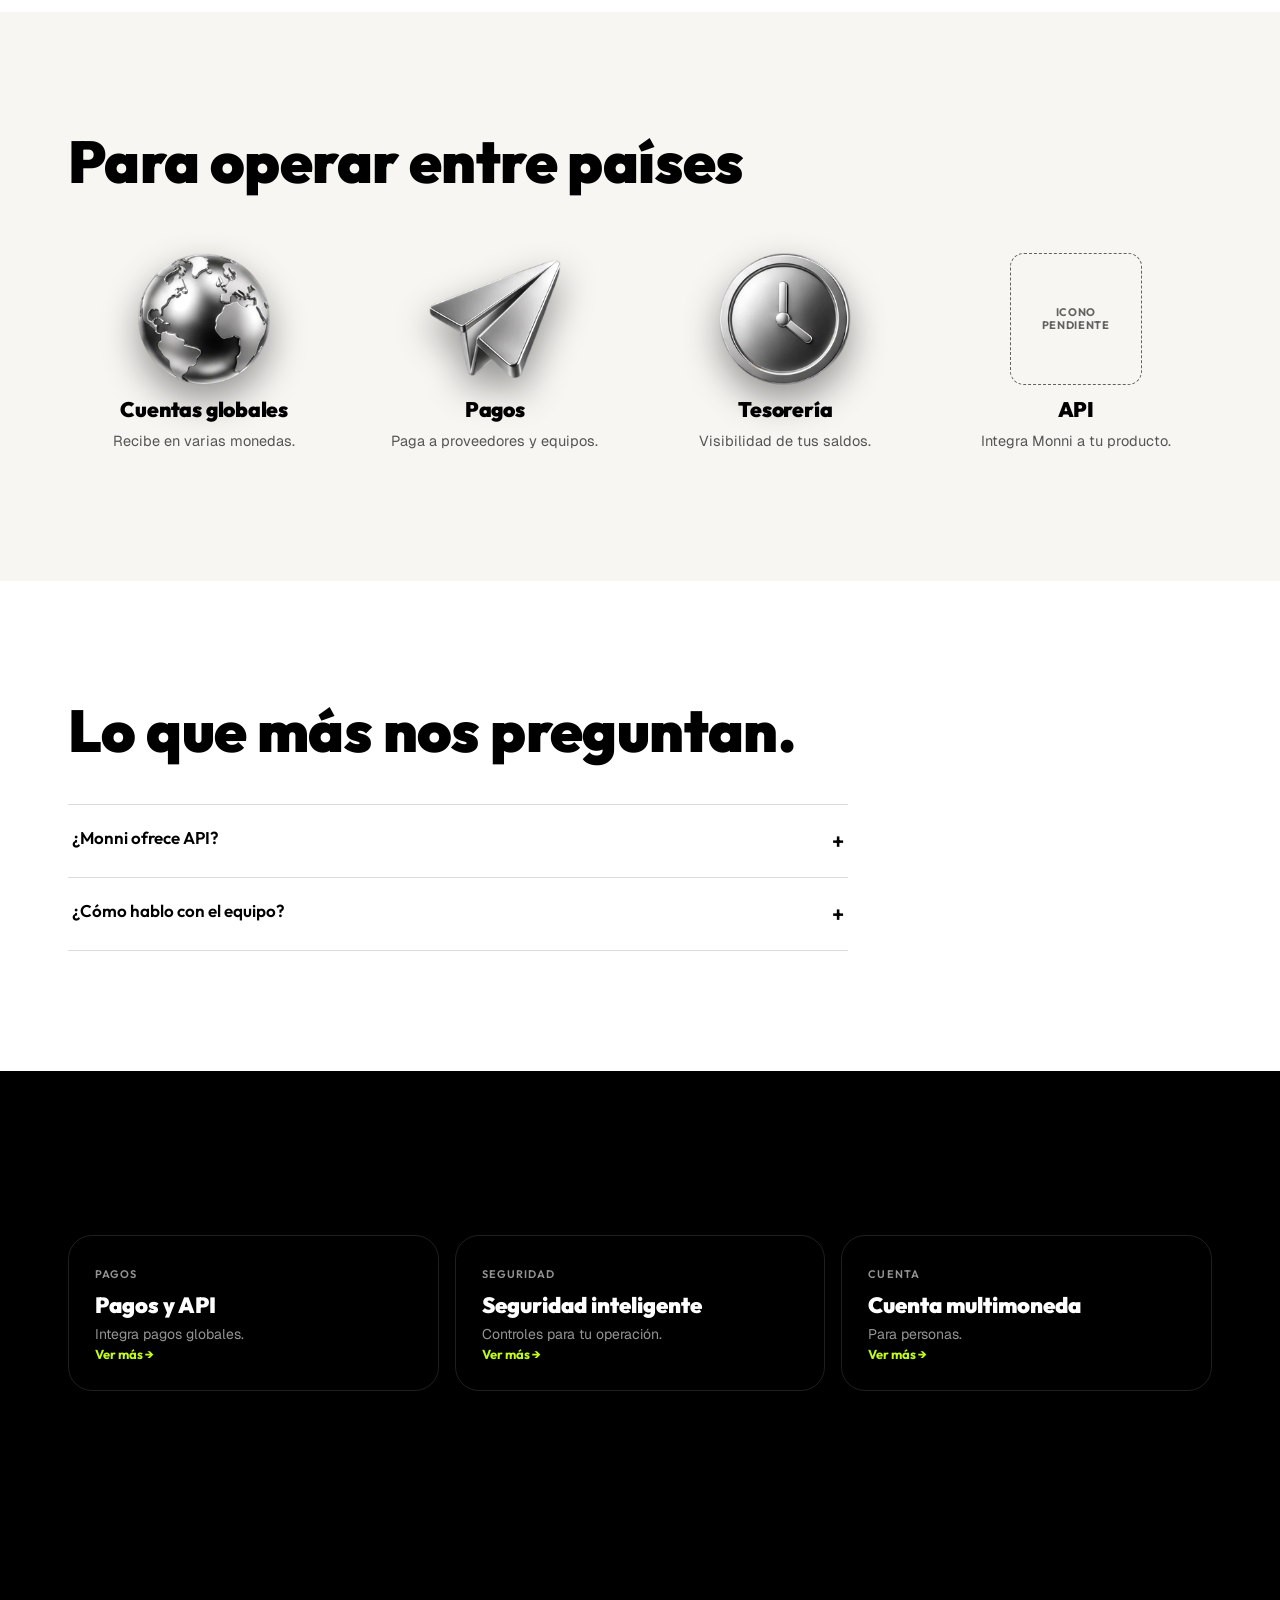
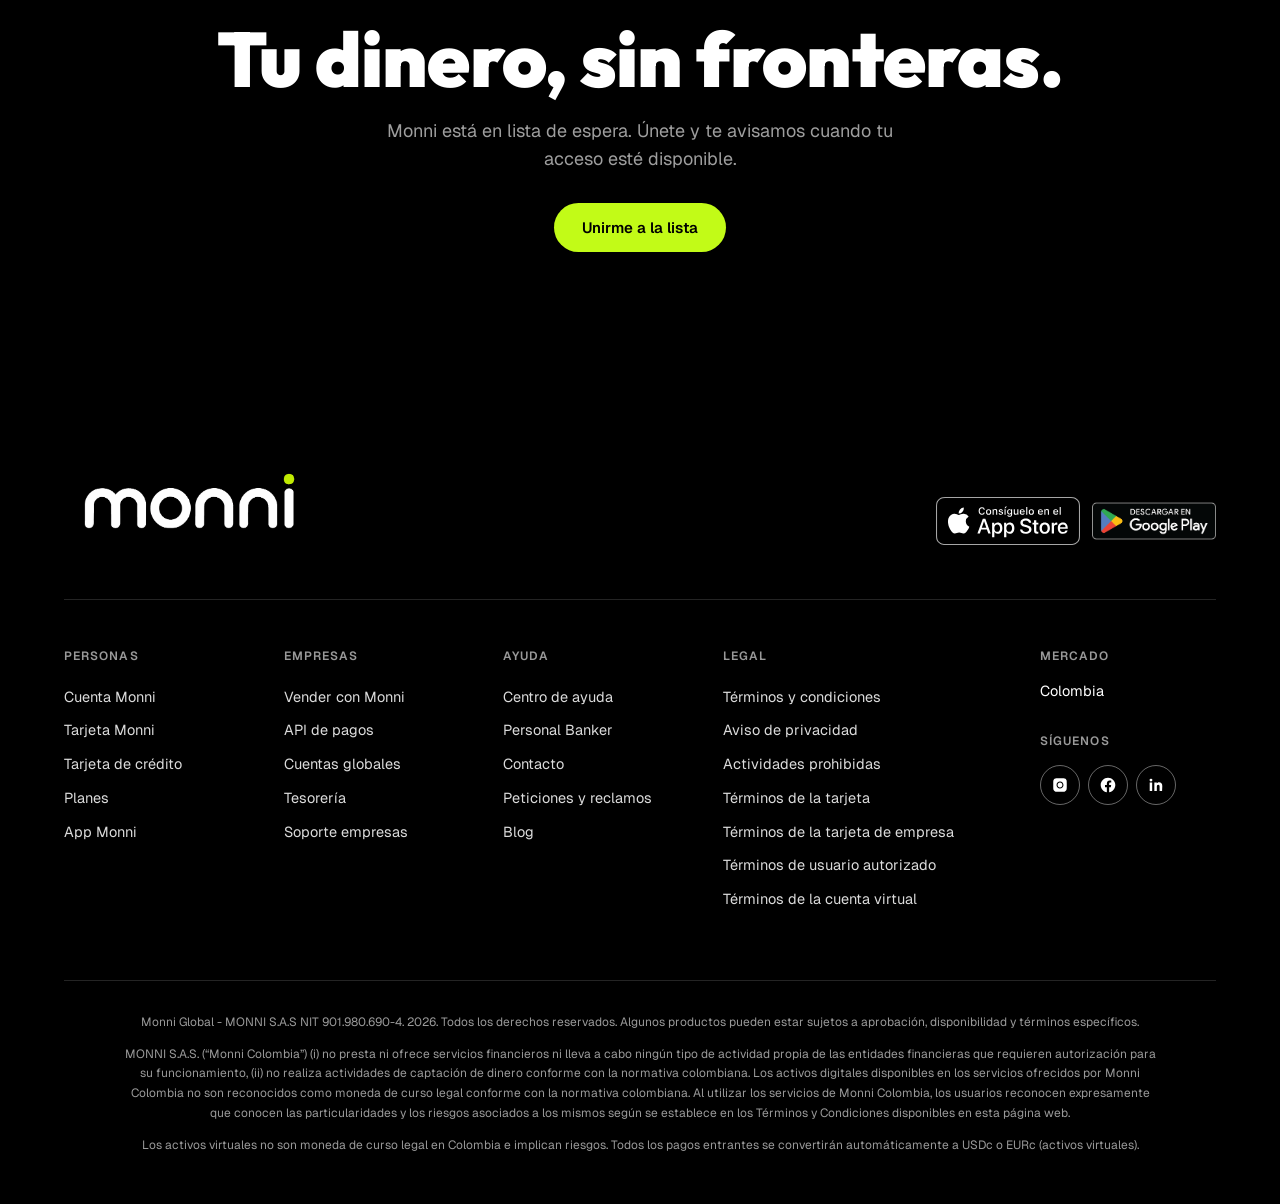
<file: empresas.html>
<!DOCTYPE html>
<html lang="es"><head><meta charset="UTF-8"><meta name="viewport" content="width=device-width, initial-scale=1">
<title>Monni para empresas — Monni</title><meta name="description" content="Monni para empresas: cuentas globales, pagos, tesorería y API.">
<link rel="stylesheet" href="assets/css/home.css"><link rel="stylesheet" href="assets/css/pages.css"><link rel="stylesheet" href="assets/css/footer.css">
</head><body>
<header id="hdr"><div class="wrap nav"><a class="logo" href="index.html" aria-label="Monni"><img src="assets/logo/logo-white-transparent.png" alt="Monni"></a>
<nav class="nav-links" aria-label="Principal"><a href="personas.html">Personas</a><a href="empresas.html" class="cur">Empresas</a><a href="cuenta.html">Cuenta</a><a href="tarjeta.html">Tarjeta</a><a href="pagos.html">Pagos</a><a href="ayuda.html">Recursos</a></nav>
<div class="nav-r"><a class="login" href="#">Iniciar sesión</a><a class="btn btn-lima sm" href="index.html#lista">Unirme a la lista</a><button class="burger" id="burger" aria-label="Abrir menú"><span></span><span></span><span></span></button></div></div></header>
<div class="drawer" id="drawer"><a href="personas.html">Personas</a><a href="empresas.html" class="cur">Empresas</a><a href="cuenta.html">Cuenta</a><a href="tarjeta.html">Tarjeta</a><a href="pagos.html">Pagos</a><a href="ayuda.html">Recursos</a><a href="index.html#lista" class="btn btn-lima">Unirme a la lista</a></div>
<main id="main">
<section class="pg-hero dark"><div class="wrap"><h1>Cuentas globales y pagos para tu empresa.</h1><p class="sub">Cuentas, pagos, tesorería y API para operar entre países.</p><div class="hero-cta"><a class="btn btn-lima" href="index.html#lista">Unirme a la lista</a><a class="btn btn-ghost" href="#cuentas">Descubrir</a></div><div class="pg-tabs"><a href="#cuentas">Cuentas globales</a><a href="pagos.html">Pagos y API</a></div></div></section>
<section class="light" id="cuentas"><div class="wrap show">
  <div class="show-t reveal"><h2>Cuentas globales para tu equipo</h2><p class="sub">Recibe y administra dinero en varias monedas, con control para tu operación. Imágenes ilustrativas.</p><div class="hero-cta"><a class="btn btn-ink" href="index.html#lista">Hablar con Monni</a><a class="btn btn-line" href="pagos.html">Ver API</a></div></div>
  <div class="reveal"><div class="stage" role="group" aria-roledescription="carrusel" aria-label="Empresas"><div class="sl sl-ui"><div class="phone"><div class="screen"><div class="scr on"><div class="lbl">Saldo empresa</div><div class="amt">$3.450</div><div class="row"><span class="cur"><i class="dotc">CO</i>COP</span><b>$2.500.000</b></div><div class="row"><span class="cur"><i class="dotc">US</i>USD</span><b>$640</b></div><div class="row"><span class="cur"><i class="dotc">EU</i>EUR</span><b>€210</b></div><div class="pill">Pagar →</div></div></div></div></div><div class="sl"><img class="bgi" src="assets/img/city-nyc.png" alt="" loading="lazy" decoding="async"><span class="chip-t">Pagos</span><b class="big">Paga global</b><span class="smol">Envía pagos a otros países</span><div class="foot"><span>Proveedores</span><span>Equipos</span></div></div><div class="sl"><img class="bgi" src="assets/img/city-madrid.png" alt="" loading="lazy" decoding="async"><span class="chip-t">Equipos</span><b class="big">Tu equipo</b><span class="smol">Pagos a personas en distintos países</span></div></div>
  <div class="tl" role="tablist" style="--d:5.5s"><button class="tl-b" aria-label="Ver imagen 1: Cuentas globales" data-cap="Cuentas globales"><i></i></button><button class="tl-b" aria-label="Ver imagen 2: Pagos a proveedores" data-cap="Pagos a proveedores"><i></i></button><button class="tl-b" aria-label="Ver imagen 3: Equipos distribuidos" data-cap="Equipos distribuidos"><i></i></button></div><div class="tl-cap" aria-live="off"></div></div>
  </div></section>
<section class="off"><div class="wrap"><div class="reveal"><h2>Para operar entre países</h2></div><div class="feat"><div class="ft reveal"><div class="fi"><img class="i3 " src="assets/icons3d/globo.webp" alt="" width="64" height="64" loading="lazy" decoding="async"></div><h3>Cuentas globales</h3><p>Recibe en varias monedas.</p></div><div class="ft reveal"><div class="fi"><img class="i3 " src="assets/icons3d/avion.webp" alt="" width="64" height="64" loading="lazy" decoding="async"></div><h3>Pagos</h3><p>Paga a proveedores y equipos.</p></div><div class="ft reveal"><div class="fi"><img class="i3 " src="assets/icons3d/reloj.webp" alt="" width="64" height="64" loading="lazy" decoding="async"></div><h3>Tesorería</h3><p>Visibilidad de tus saldos.</p></div><div class="ft reveal"><div class="fi"><div class="i3-pend" title="Icono pendiente">ICONO<br>PENDIENTE</div></div><h3>API</h3><p>Integra Monni a tu producto.</p></div></div></div></section>
<section class="light"><div class="wrap"><h2>Lo que más nos preguntan.</h2><div class="faq"><details><summary>¿Monni ofrece API?<i>+</i></summary><p>Sí, hay una experiencia de API para integrar pagos. Ver Pagos y API.</p></details><details><summary>¿Cómo hablo con el equipo?<i>+</i></summary><p>Desde la lista de espera o el contacto (pendiente).</p></details></div></div></section>
<section class="dark"><div class="wrap"><div class="next"><a class="nx" href="pagos.html"><small>Pagos</small><b>Pagos y API</b><p>Integra pagos globales.</p><span>Ver más →</span></a><a class="nx" href="seguridad.html"><small>Seguridad</small><b>Seguridad inteligente</b><p>Controles para tu operación.</p><span>Ver más →</span></a><a class="nx" href="cuenta.html"><small>Cuenta</small><b>Cuenta multimoneda</b><p>Para personas.</p><span>Ver más →</span></a></div></div></section>
<section class="dark cta-band"><div class="wrap"><h2>Tu dinero, sin fronteras.</h2><p class="sub" style="margin:20px auto 0">Monni está en lista de espera. Únete y te avisamos cuando tu acceso esté disponible.</p><div class="hero-cta" style="margin-top:30px"><a class="btn btn-lima" href="index.html#lista">Unirme a la lista</a></div></div></section>
</main>
<footer class="ftr" data-tone="ink">
  <div class="ftr-wrap">
    <div class="ftr-top">
      <img class="ftr-mark" src="assets/logo/logo-white-transparent.png" alt="Monni" width="1024" height="1024" loading="lazy">
      <div class="ftr-apps">
        <a href="https://apps.apple.com/co/app/monni/id6786057674" rel="noopener"><img src="assets/badges/app-store-es.svg" alt="Descárgalo en el App Store" width="144" height="48" loading="lazy"></a>
        <a href="https://play.google.com/store/apps/details?id=com.monni.app" rel="noopener"><img src="assets/badges/google-play-es.png" alt="Descargar en Google Play" width="124" height="48" loading="lazy"></a>
      </div>
    </div>

    <div class="ftr-cols">
      <nav aria-label="Personas"><h4>Personas</h4>
        <a href="cuenta.html">Cuenta Monni</a><a href="tarjeta.html">Tarjeta Monni</a><a href="https://www.monni.global/tarjeta-credito">Tarjeta de crédito</a><a href="https://www.monni.global/billetera">Planes</a><a href="https://www.monni.global/app">App Monni</a>
      </nav>
      <nav aria-label="Empresas"><h4>Empresas</h4>
        <a href="empresas.html">Vender con Monni</a><a href="https://www.monni.global/empresas/pagos">API de pagos</a><a href="https://www.monni.global/empresas/cuentas">Cuentas globales</a><a href="https://www.monni.global/empresas/tesoreria">Tesorería</a><a href="https://www.monni.global/contacto">Soporte empresas</a>
      </nav>
      <nav aria-label="Ayuda"><h4>Ayuda</h4>
        <a href="ayuda.html">Centro de ayuda</a><a href="https://www.monni.global/personal-banker">Personal Banker</a><a href="https://www.monni.global/contacto">Contacto</a><a href="https://www.monni.global/contacto">Peticiones y reclamos</a><a href="https://www.monni.global/blog">Blog</a>
      </nav>
      <nav aria-label="Legal"><h4>Legal</h4>
        <a href="https://www.monni.global/terminos-y-condiciones">Términos y condiciones</a><a href="https://www.monni.global/politica-de-privacidad">Aviso de privacidad</a><a href="https://www.monni.global/actividades-prohibidas-tarjetas">Actividades prohibidas</a><a href="https://www.monni.global/legal/card-terms-consumer-international">Términos de la tarjeta</a><a href="https://www.monni.global/legal/card-terms-business-international">Términos de la tarjeta de empresa</a><a href="https://www.monni.global/legal/authorized-user-terms-business-international">Términos de usuario autorizado</a><a href="https://www.monni.global/legal/virtual-account-user-terms">Términos de la cuenta virtual</a>
      </nav>
      <div class="ftr-side">
        <h4>Mercado</h4><p>Colombia</p>
        <h4>Síguenos</h4>
        <div class="ftr-soc">
          <a href="https://www.instagram.com/monnibank/" aria-label="Instagram de Monni" rel="noopener"><img src="assets/icons/icon-instagram.svg" alt="" width="18" height="18"></a>
          <a href="https://www.facebook.com/monnibank" aria-label="Facebook de Monni" rel="noopener"><img src="assets/icons/icon-facebook.svg" alt="" width="18" height="18"></a>
          <a href="https://www.linkedin.com/company/monni-bank" aria-label="LinkedIn de Monni" rel="noopener"><svg viewBox="0 0 24 24" width="18" height="18" aria-hidden="true"><path fill="currentColor" d="M6.9 8.6H3.6V20h3.3zM5.3 3.5a1.9 1.9 0 1 0 0 3.8 1.9 1.9 0 0 0 0-3.8zM20.4 13.3c0-3.1-1.7-4.9-4.3-4.9-1.6 0-2.6.9-3 1.5V8.6H9.8V20h3.3v-5.9c0-1.5.5-2.6 1.9-2.6 1.4 0 1.8 1.1 1.8 2.6V20h3.3z"/></svg></a>
        </div>
      </div>
    </div>

    <div class="ftr-legal">
      <p>Monni Global - MONNI S.A.S NIT 901.980.690-4. 2026. Todos los derechos reservados. Algunos productos pueden estar sujetos a aprobación, disponibilidad y términos específicos.</p>
      <p>MONNI S.A.S. (“Monni Colombia”) (i) no presta ni ofrece servicios financieros ni lleva a cabo ningún tipo de actividad propia de las entidades financieras que requieren autorización para su funcionamiento, (ii) no realiza actividades de captación de dinero conforme con la normativa colombiana. Los activos digitales disponibles en los servicios ofrecidos por Monni Colombia no son reconocidos como moneda de curso legal conforme con la normativa colombiana. Al utilizar los servicios de Monni Colombia, los usuarios reconocen expresamente que conocen las particularidades y los riesgos asociados a los mismos según se establece en los Términos y Condiciones disponibles en esta página web.</p>
      <p>Los activos virtuales no son moneda de curso legal en Colombia e implican riesgos. Todos los pagos entrantes se convertirán automáticamente a USDc o EURc (activos virtuales).</p>
    </div>
  </div>
</footer>
<script src="assets/js/pages.js"></script></body></html>
</file>
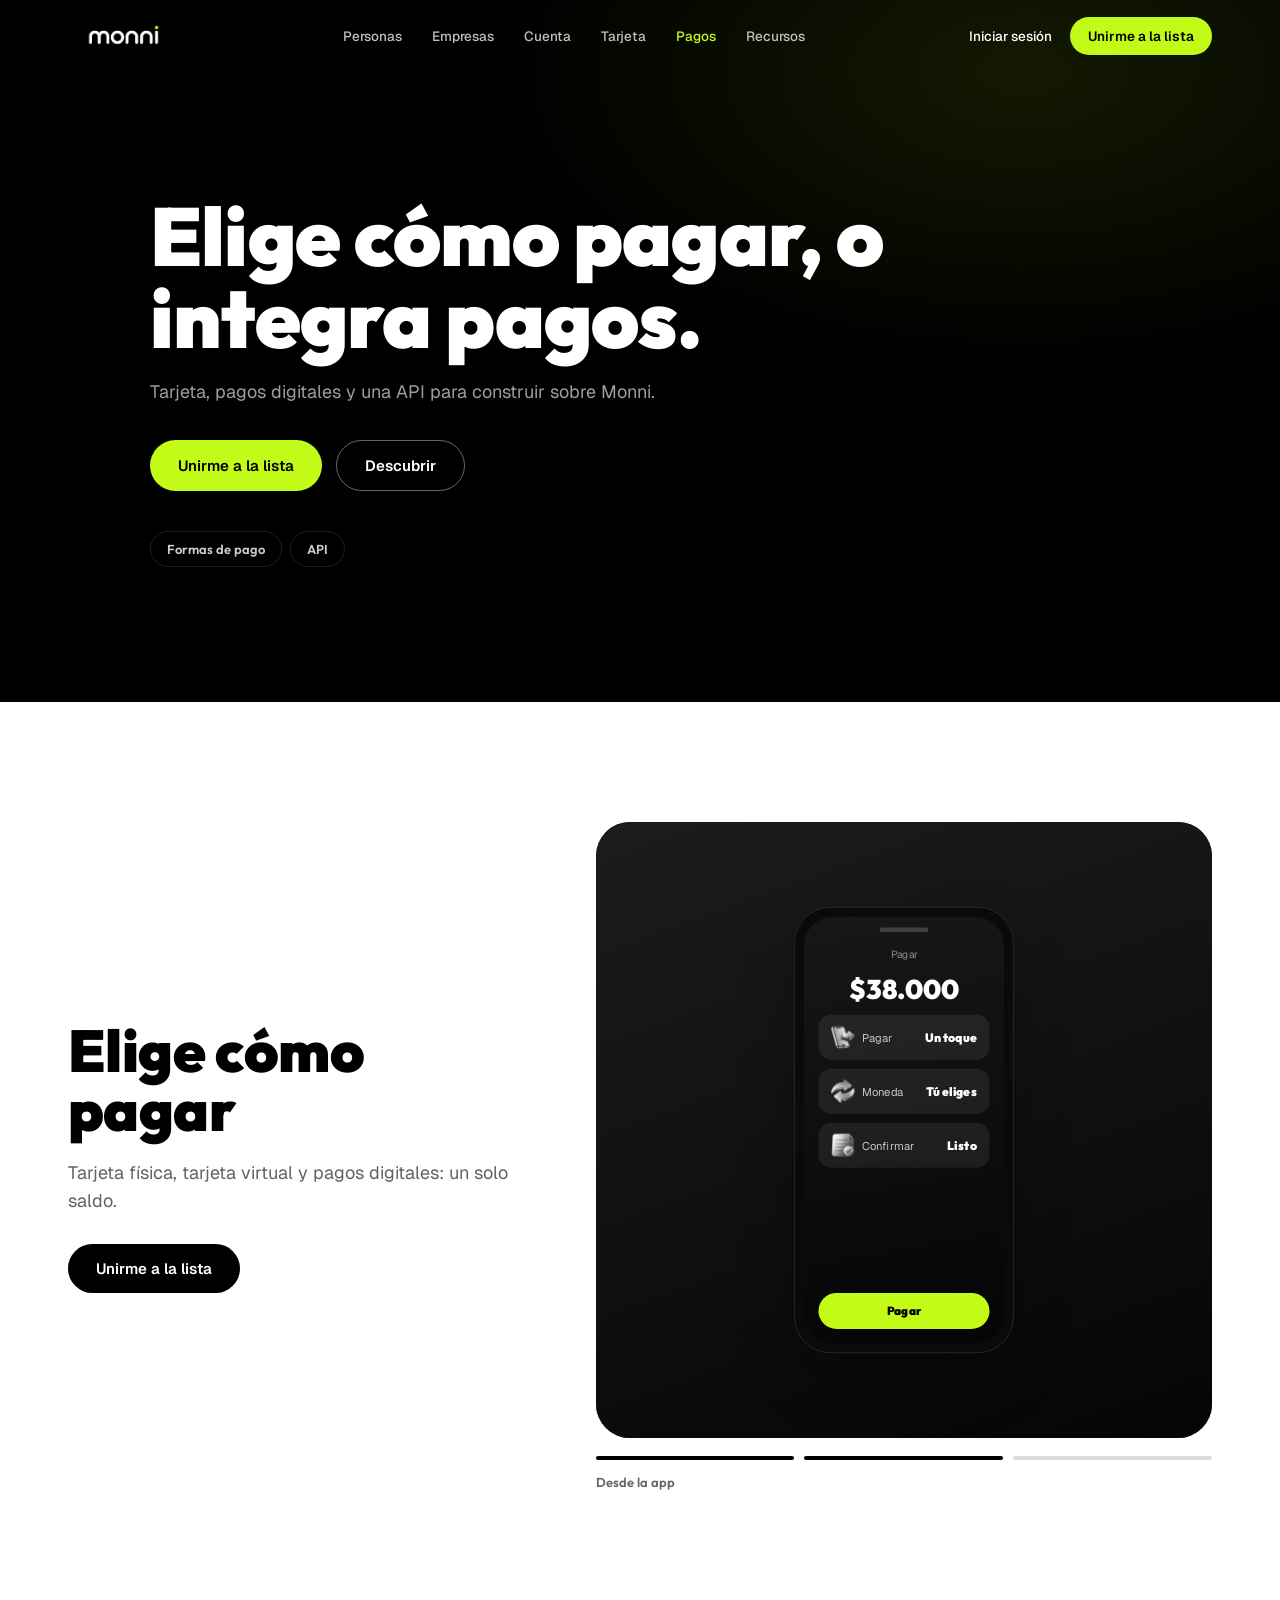
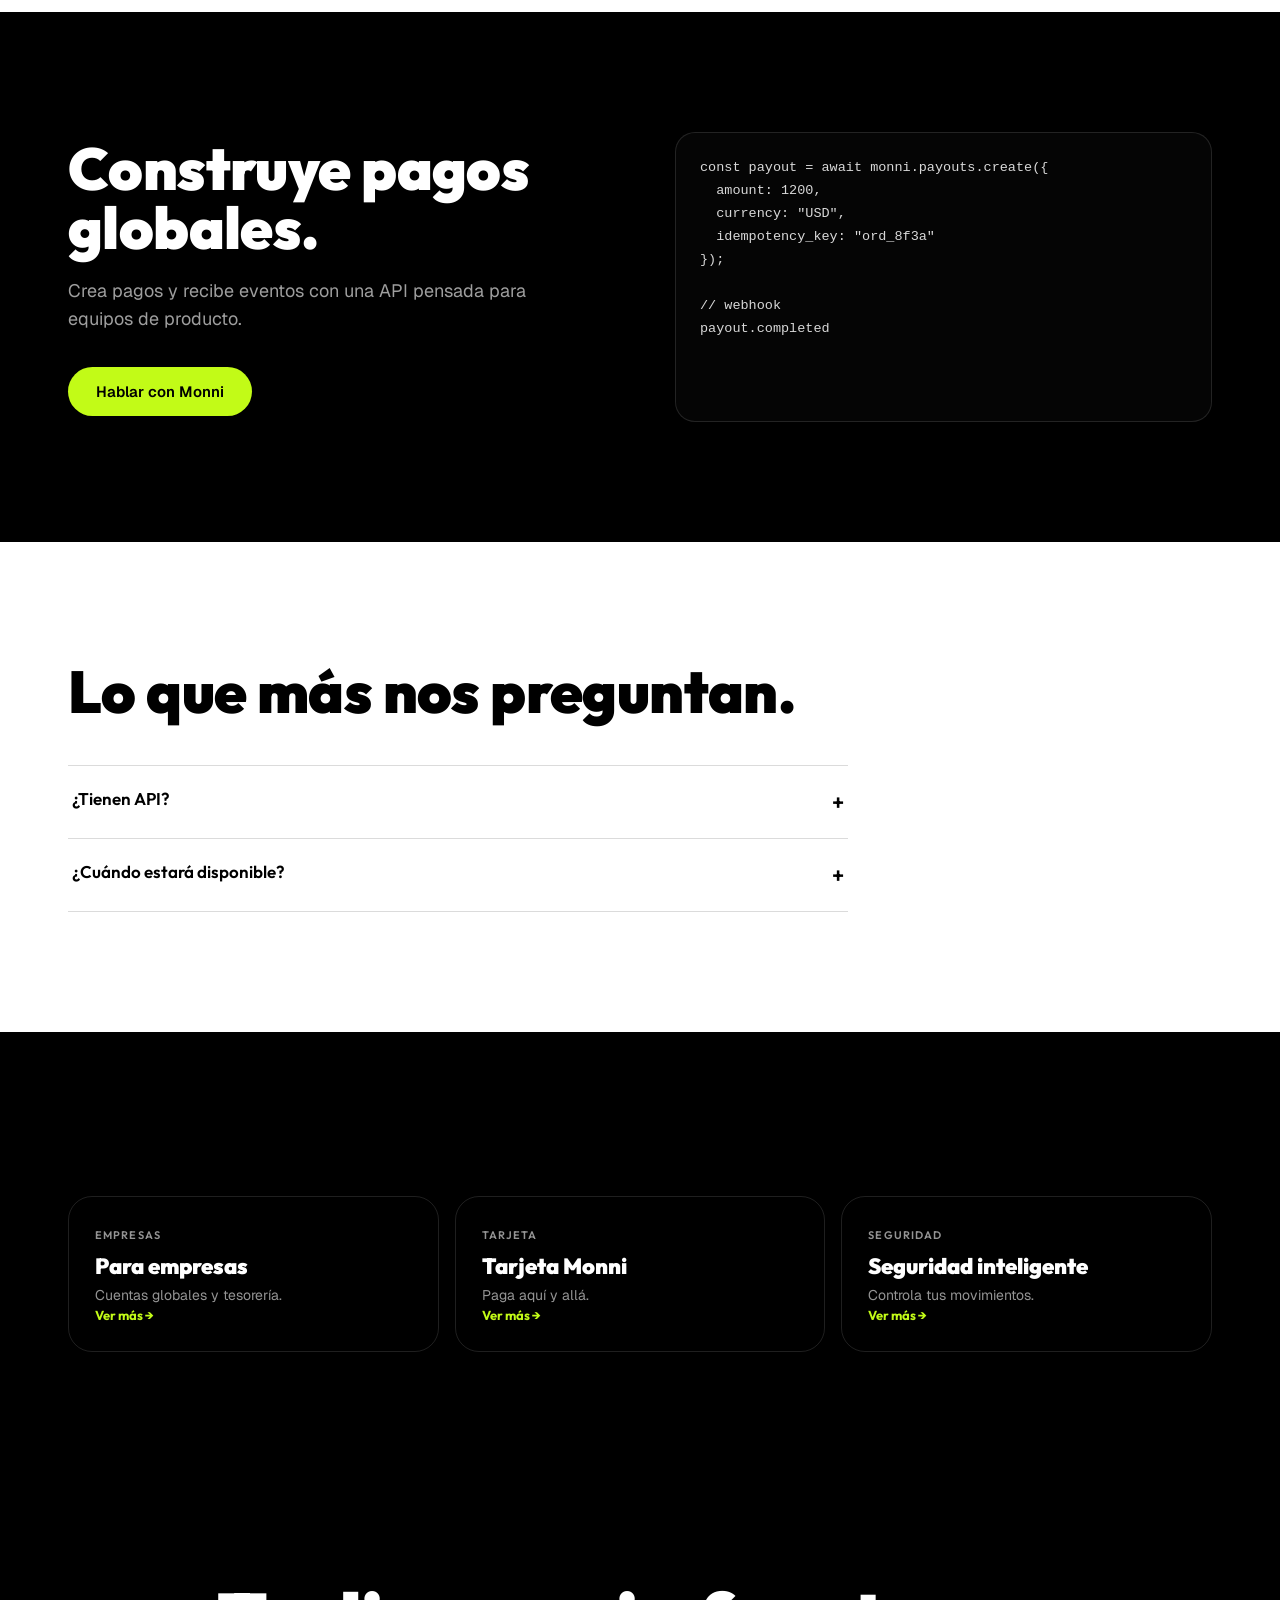
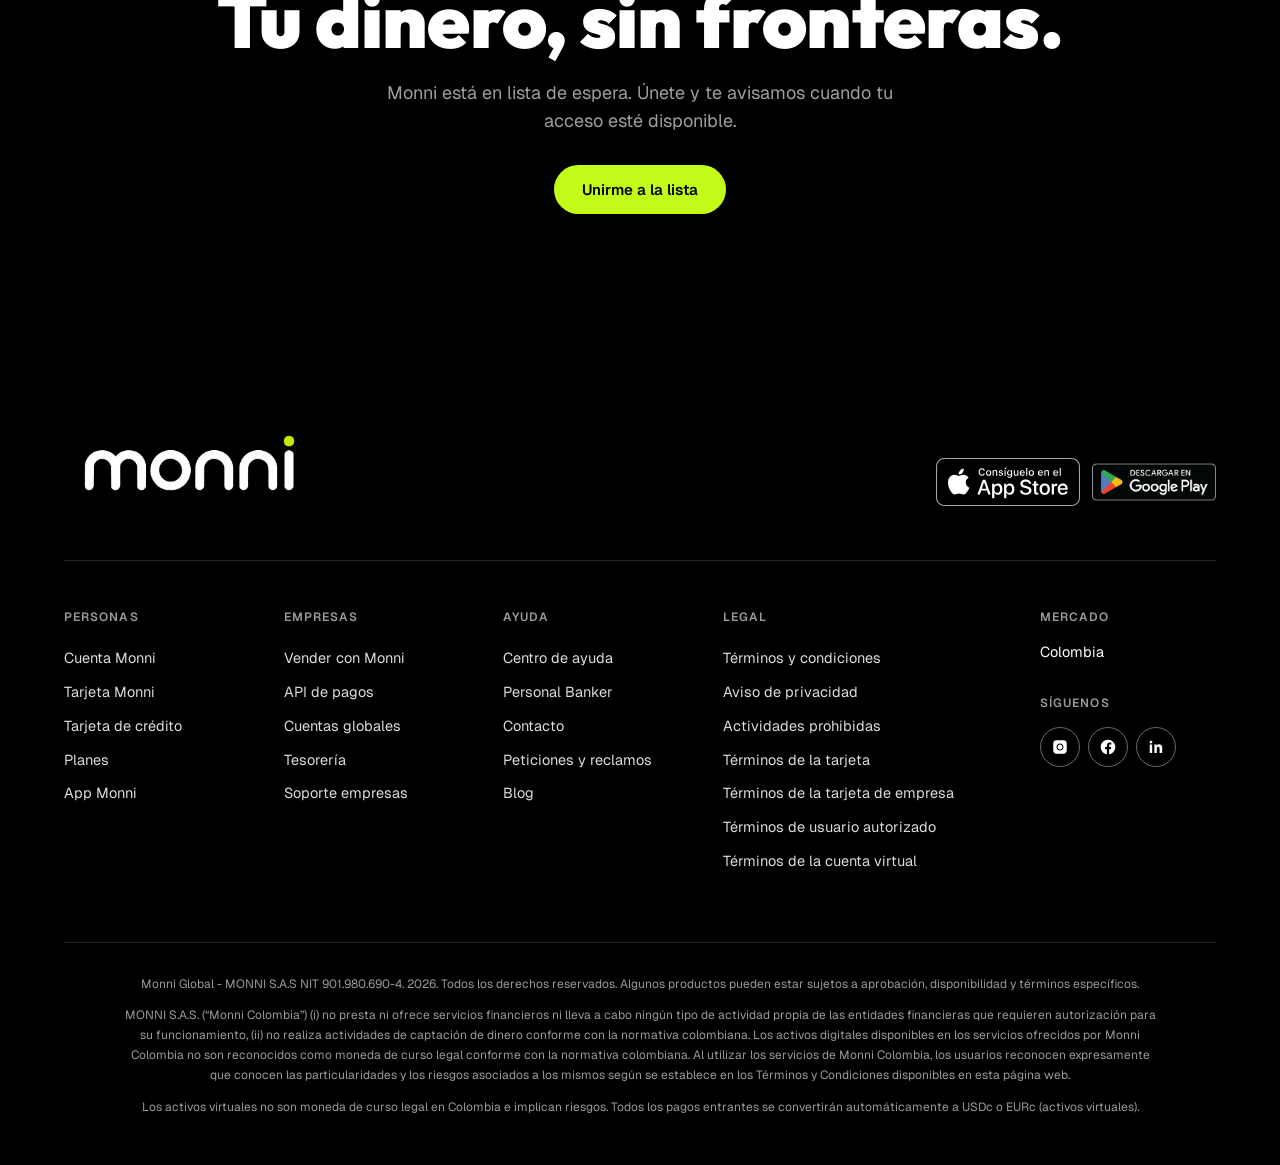
<file: pagos.html>
<!DOCTYPE html>
<html lang="es"><head><meta charset="UTF-8"><meta name="viewport" content="width=device-width, initial-scale=1">
<title>Pagos y API — Monni</title><meta name="description" content="Pagos Monni y API.">
<link rel="stylesheet" href="assets/css/home.css"><link rel="stylesheet" href="assets/css/pages.css"><link rel="stylesheet" href="assets/css/footer.css">
</head><body>
<header id="hdr"><div class="wrap nav"><a class="logo" href="index.html" aria-label="Monni"><img src="assets/logo/logo-white-transparent.png" alt="Monni"></a>
<nav class="nav-links" aria-label="Principal"><a href="personas.html">Personas</a><a href="empresas.html">Empresas</a><a href="cuenta.html">Cuenta</a><a href="tarjeta.html">Tarjeta</a><a href="pagos.html" class="cur">Pagos</a><a href="ayuda.html">Recursos</a></nav>
<div class="nav-r"><a class="login" href="#">Iniciar sesión</a><a class="btn btn-lima sm" href="index.html#lista">Unirme a la lista</a><button class="burger" id="burger" aria-label="Abrir menú"><span></span><span></span><span></span></button></div></div></header>
<div class="drawer" id="drawer"><a href="personas.html">Personas</a><a href="empresas.html">Empresas</a><a href="cuenta.html">Cuenta</a><a href="tarjeta.html">Tarjeta</a><a href="pagos.html" class="cur">Pagos</a><a href="ayuda.html">Recursos</a><a href="index.html#lista" class="btn btn-lima">Unirme a la lista</a></div>
<main id="main">
<section class="pg-hero dark"><div class="wrap"><h1>Elige cómo pagar, o integra pagos.</h1><p class="sub">Tarjeta, pagos digitales y una API para construir sobre Monni.</p><div class="hero-cta"><a class="btn btn-lima" href="index.html#lista">Unirme a la lista</a><a class="btn btn-ghost" href="#formas">Descubrir</a></div><div class="pg-tabs"><a href="#formas">Formas de pago</a><a href="#api">API</a></div></div></section>
<section class="light" id="formas"><div class="wrap show">
  <div class="show-t reveal"><h2>Elige cómo pagar</h2><p class="sub">Tarjeta física, tarjeta virtual y pagos digitales: un solo saldo.</p><div class="hero-cta"><a class="btn btn-ink" href="index.html#lista">Unirme a la lista</a></div></div>
  <div class="reveal"><div class="stage" role="group" aria-roledescription="carrusel" aria-label="Pagos"><div class="sl sl-card"><img class="cv" src="assets/img/cards/web/debito-verde.webp" alt="Tarjeta Monni" loading="lazy" decoding="async"><span class="smol" style="margin-top:26px">Paga con tu tarjeta</span></div><div class="sl"><img class="bgi" src="assets/img/hero-main.png" alt="" loading="lazy" decoding="async"><span class="chip-t">Virtual</span><b class="big">En línea</b><span class="smol">Compras digitales</span></div><div class="sl sl-ui"><div class="phone"><div class="screen"><div class="scr on"><div class="lbl">Pagar</div><div class="amt">$38.000</div><div class="row"><span class="cur"><i class="dotc di"><img src="assets/icons3d/telefono.webp" alt="" width="22" height="22"></i>Pagar</span><b>Un toque</b></div><div class="row"><span class="cur"><i class="dotc di"><img src="assets/icons3d/cambio.webp" alt="" width="22" height="22"></i>Moneda</span><b>Tú eliges</b></div><div class="row"><span class="cur"><i class="dotc di"><img src="assets/icons3d/documento-check.webp" alt="" width="22" height="22"></i>Confirmar</span><b>Listo</b></div><div class="pill">Pagar</div></div></div></div></div></div>
  <div class="tl" role="tablist" style="--d:5.5s"><button class="tl-b" aria-label="Ver imagen 1: Tarjeta" data-cap="Tarjeta"><i></i></button><button class="tl-b" aria-label="Ver imagen 2: Virtual" data-cap="Virtual"><i></i></button><button class="tl-b" aria-label="Ver imagen 3: Desde la app" data-cap="Desde la app"><i></i></button></div><div class="tl-cap" aria-live="off"></div></div>
  </div></section>
<section class="dark" id="api"><div class="wrap two"><div class="reveal"><h2>Construye pagos globales.</h2><p class="sub">Crea pagos y recibe eventos con una API pensada para equipos de producto.</p><div class="hero-cta"><a class="btn btn-lima" href="index.html#lista">Hablar con Monni</a></div></div><pre class="code reveal" aria-label="Ejemplo de código">const payout = await monni.payouts.create({
  amount: 1200,
  currency: "USD",
  idempotency_key: "ord_8f3a"
});

// webhook
payout.completed</pre></div></section>
<section class="light"><div class="wrap"><h2>Lo que más nos preguntan.</h2><div class="faq"><details><summary>¿Tienen API?<i>+</i></summary><p>Sí. El ejemplo es ilustrativo; la documentación se compartirá con el acceso.</p></details><details><summary>¿Cuándo estará disponible?<i>+</i></summary><p>Monni está en lista de espera. Únete y te avisamos cuando tu acceso esté disponible.</p></details></div></div></section>
<section class="dark"><div class="wrap"><div class="next"><a class="nx" href="empresas.html"><small>Empresas</small><b>Para empresas</b><p>Cuentas globales y tesorería.</p><span>Ver más →</span></a><a class="nx" href="tarjeta.html"><small>Tarjeta</small><b>Tarjeta Monni</b><p>Paga aquí y allá.</p><span>Ver más →</span></a><a class="nx" href="seguridad.html"><small>Seguridad</small><b>Seguridad inteligente</b><p>Controla tus movimientos.</p><span>Ver más →</span></a></div></div></section>
<section class="dark cta-band"><div class="wrap"><h2>Tu dinero, sin fronteras.</h2><p class="sub" style="margin:20px auto 0">Monni está en lista de espera. Únete y te avisamos cuando tu acceso esté disponible.</p><div class="hero-cta" style="margin-top:30px"><a class="btn btn-lima" href="index.html#lista">Unirme a la lista</a></div></div></section>
</main>
<footer class="ftr" data-tone="ink">
  <div class="ftr-wrap">
    <div class="ftr-top">
      <img class="ftr-mark" src="assets/logo/logo-white-transparent.png" alt="Monni" width="1024" height="1024" loading="lazy">
      <div class="ftr-apps">
        <a href="https://apps.apple.com/co/app/monni/id6786057674" rel="noopener"><img src="assets/badges/app-store-es.svg" alt="Descárgalo en el App Store" width="144" height="48" loading="lazy"></a>
        <a href="https://play.google.com/store/apps/details?id=com.monni.app" rel="noopener"><img src="assets/badges/google-play-es.png" alt="Descargar en Google Play" width="124" height="48" loading="lazy"></a>
      </div>
    </div>

    <div class="ftr-cols">
      <nav aria-label="Personas"><h4>Personas</h4>
        <a href="cuenta.html">Cuenta Monni</a><a href="tarjeta.html">Tarjeta Monni</a><a href="https://www.monni.global/tarjeta-credito">Tarjeta de crédito</a><a href="https://www.monni.global/billetera">Planes</a><a href="https://www.monni.global/app">App Monni</a>
      </nav>
      <nav aria-label="Empresas"><h4>Empresas</h4>
        <a href="empresas.html">Vender con Monni</a><a href="https://www.monni.global/empresas/pagos">API de pagos</a><a href="https://www.monni.global/empresas/cuentas">Cuentas globales</a><a href="https://www.monni.global/empresas/tesoreria">Tesorería</a><a href="https://www.monni.global/contacto">Soporte empresas</a>
      </nav>
      <nav aria-label="Ayuda"><h4>Ayuda</h4>
        <a href="ayuda.html">Centro de ayuda</a><a href="https://www.monni.global/personal-banker">Personal Banker</a><a href="https://www.monni.global/contacto">Contacto</a><a href="https://www.monni.global/contacto">Peticiones y reclamos</a><a href="https://www.monni.global/blog">Blog</a>
      </nav>
      <nav aria-label="Legal"><h4>Legal</h4>
        <a href="https://www.monni.global/terminos-y-condiciones">Términos y condiciones</a><a href="https://www.monni.global/politica-de-privacidad">Aviso de privacidad</a><a href="https://www.monni.global/actividades-prohibidas-tarjetas">Actividades prohibidas</a><a href="https://www.monni.global/legal/card-terms-consumer-international">Términos de la tarjeta</a><a href="https://www.monni.global/legal/card-terms-business-international">Términos de la tarjeta de empresa</a><a href="https://www.monni.global/legal/authorized-user-terms-business-international">Términos de usuario autorizado</a><a href="https://www.monni.global/legal/virtual-account-user-terms">Términos de la cuenta virtual</a>
      </nav>
      <div class="ftr-side">
        <h4>Mercado</h4><p>Colombia</p>
        <h4>Síguenos</h4>
        <div class="ftr-soc">
          <a href="https://www.instagram.com/monnibank/" aria-label="Instagram de Monni" rel="noopener"><img src="assets/icons/icon-instagram.svg" alt="" width="18" height="18"></a>
          <a href="https://www.facebook.com/monnibank" aria-label="Facebook de Monni" rel="noopener"><img src="assets/icons/icon-facebook.svg" alt="" width="18" height="18"></a>
          <a href="https://www.linkedin.com/company/monni-bank" aria-label="LinkedIn de Monni" rel="noopener"><svg viewBox="0 0 24 24" width="18" height="18" aria-hidden="true"><path fill="currentColor" d="M6.9 8.6H3.6V20h3.3zM5.3 3.5a1.9 1.9 0 1 0 0 3.8 1.9 1.9 0 0 0 0-3.8zM20.4 13.3c0-3.1-1.7-4.9-4.3-4.9-1.6 0-2.6.9-3 1.5V8.6H9.8V20h3.3v-5.9c0-1.5.5-2.6 1.9-2.6 1.4 0 1.8 1.1 1.8 2.6V20h3.3z"/></svg></a>
        </div>
      </div>
    </div>

    <div class="ftr-legal">
      <p>Monni Global - MONNI S.A.S NIT 901.980.690-4. 2026. Todos los derechos reservados. Algunos productos pueden estar sujetos a aprobación, disponibilidad y términos específicos.</p>
      <p>MONNI S.A.S. (“Monni Colombia”) (i) no presta ni ofrece servicios financieros ni lleva a cabo ningún tipo de actividad propia de las entidades financieras que requieren autorización para su funcionamiento, (ii) no realiza actividades de captación de dinero conforme con la normativa colombiana. Los activos digitales disponibles en los servicios ofrecidos por Monni Colombia no son reconocidos como moneda de curso legal conforme con la normativa colombiana. Al utilizar los servicios de Monni Colombia, los usuarios reconocen expresamente que conocen las particularidades y los riesgos asociados a los mismos según se establece en los Términos y Condiciones disponibles en esta página web.</p>
      <p>Los activos virtuales no son moneda de curso legal en Colombia e implican riesgos. Todos los pagos entrantes se convertirán automáticamente a USDc o EURc (activos virtuales).</p>
    </div>
  </div>
</footer>
<script src="assets/js/pages.js"></script></body></html>
</file>
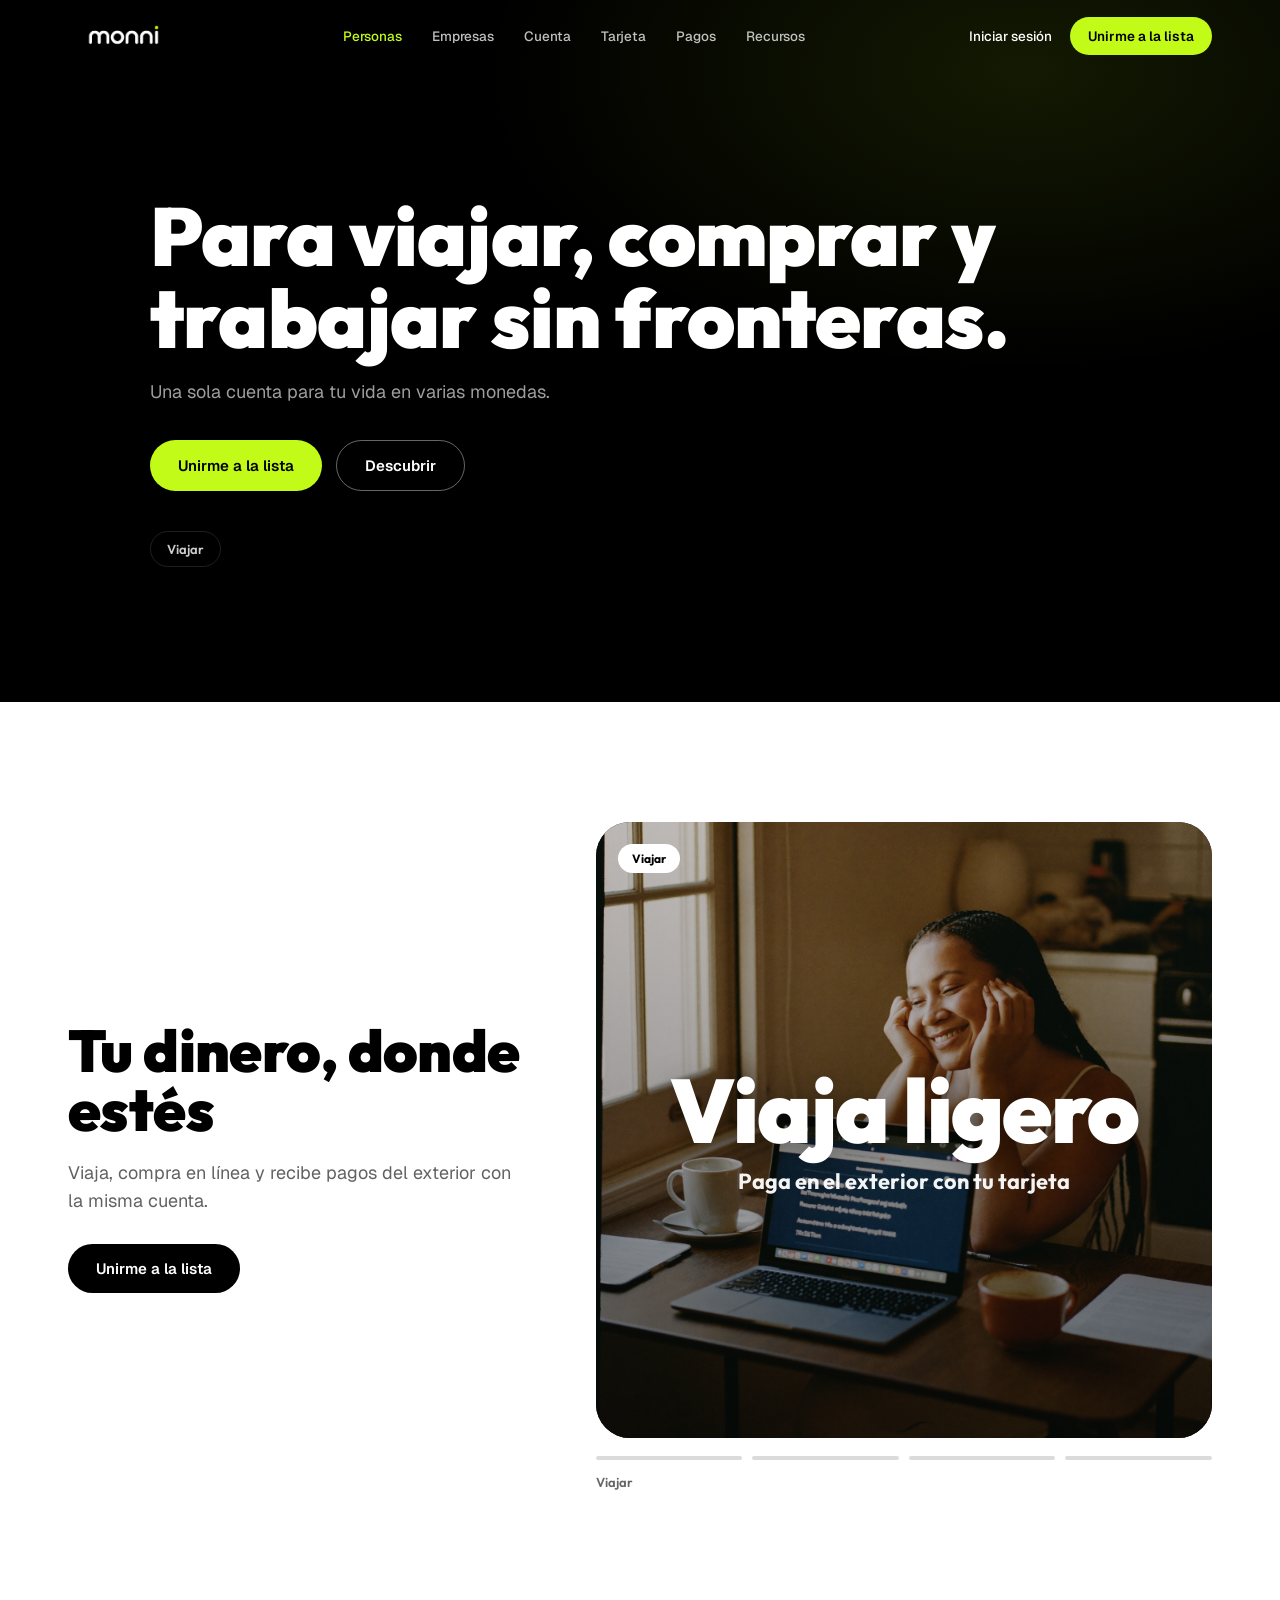
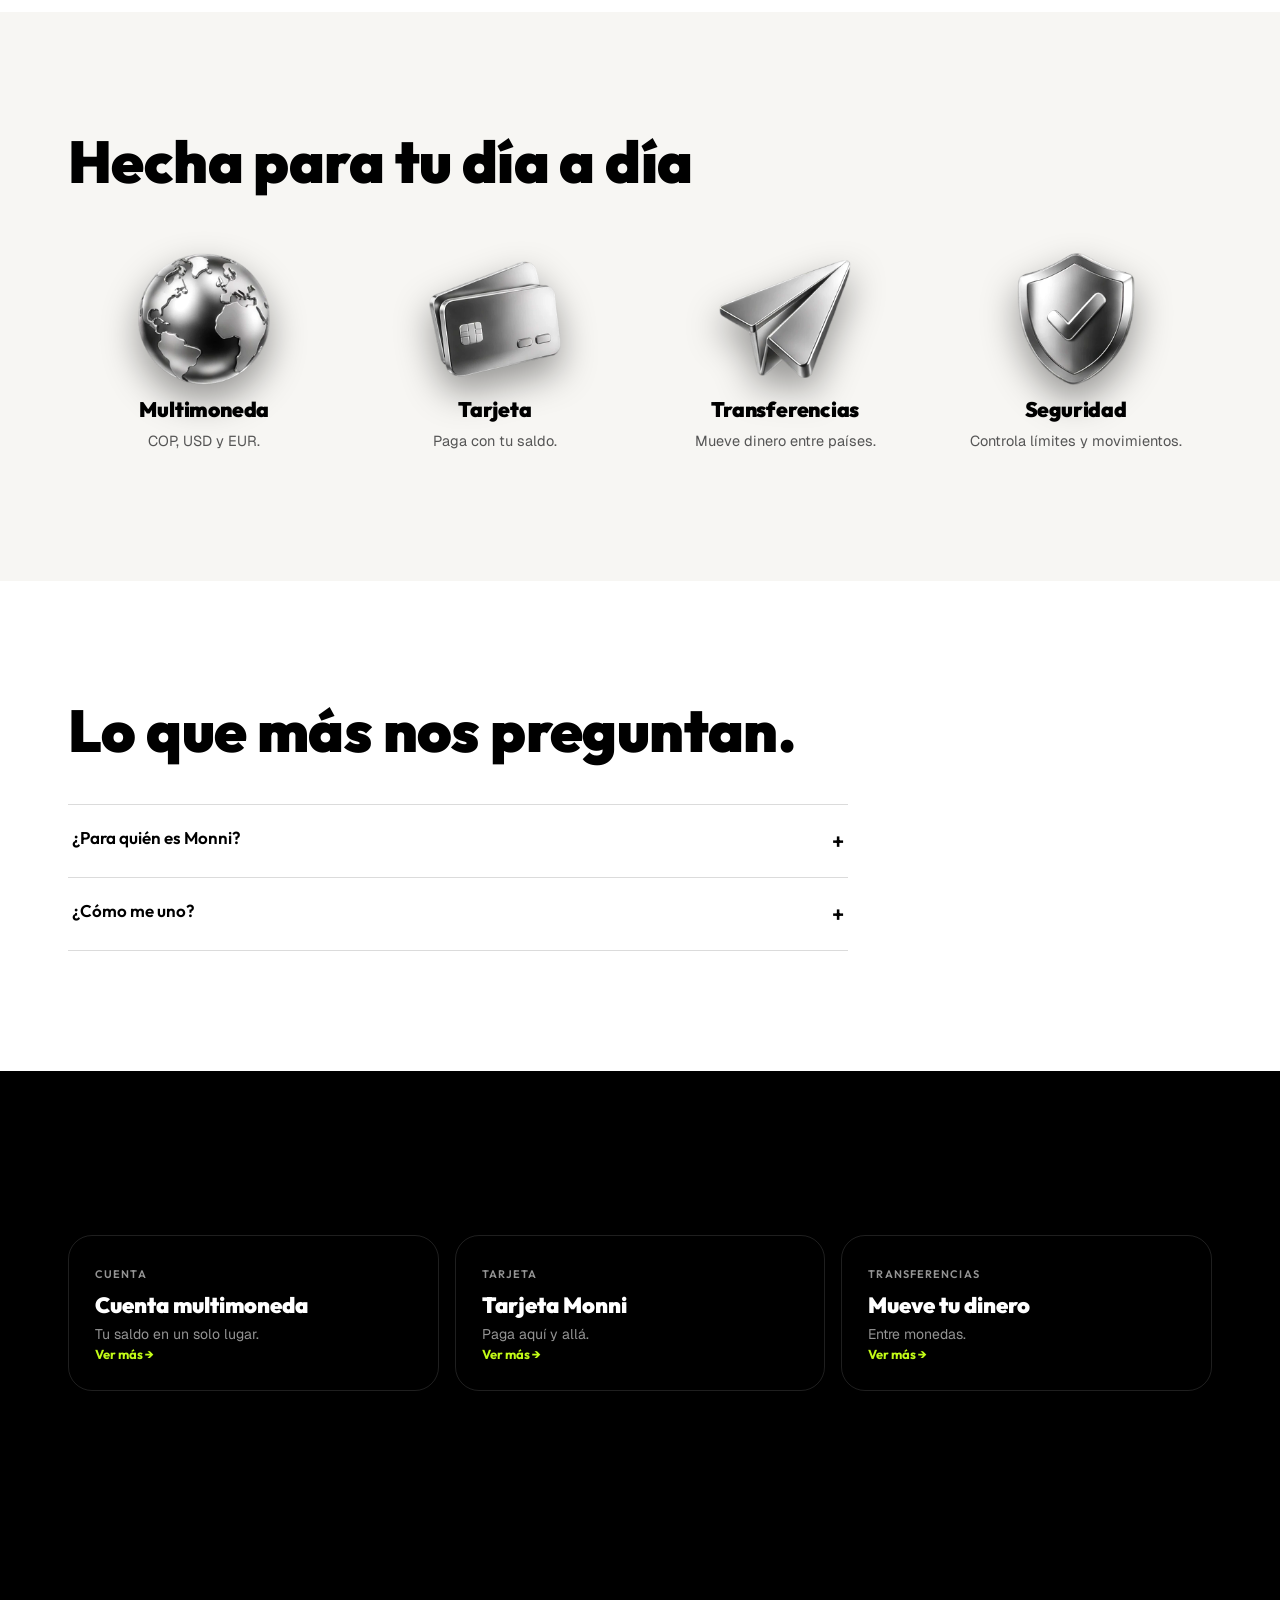
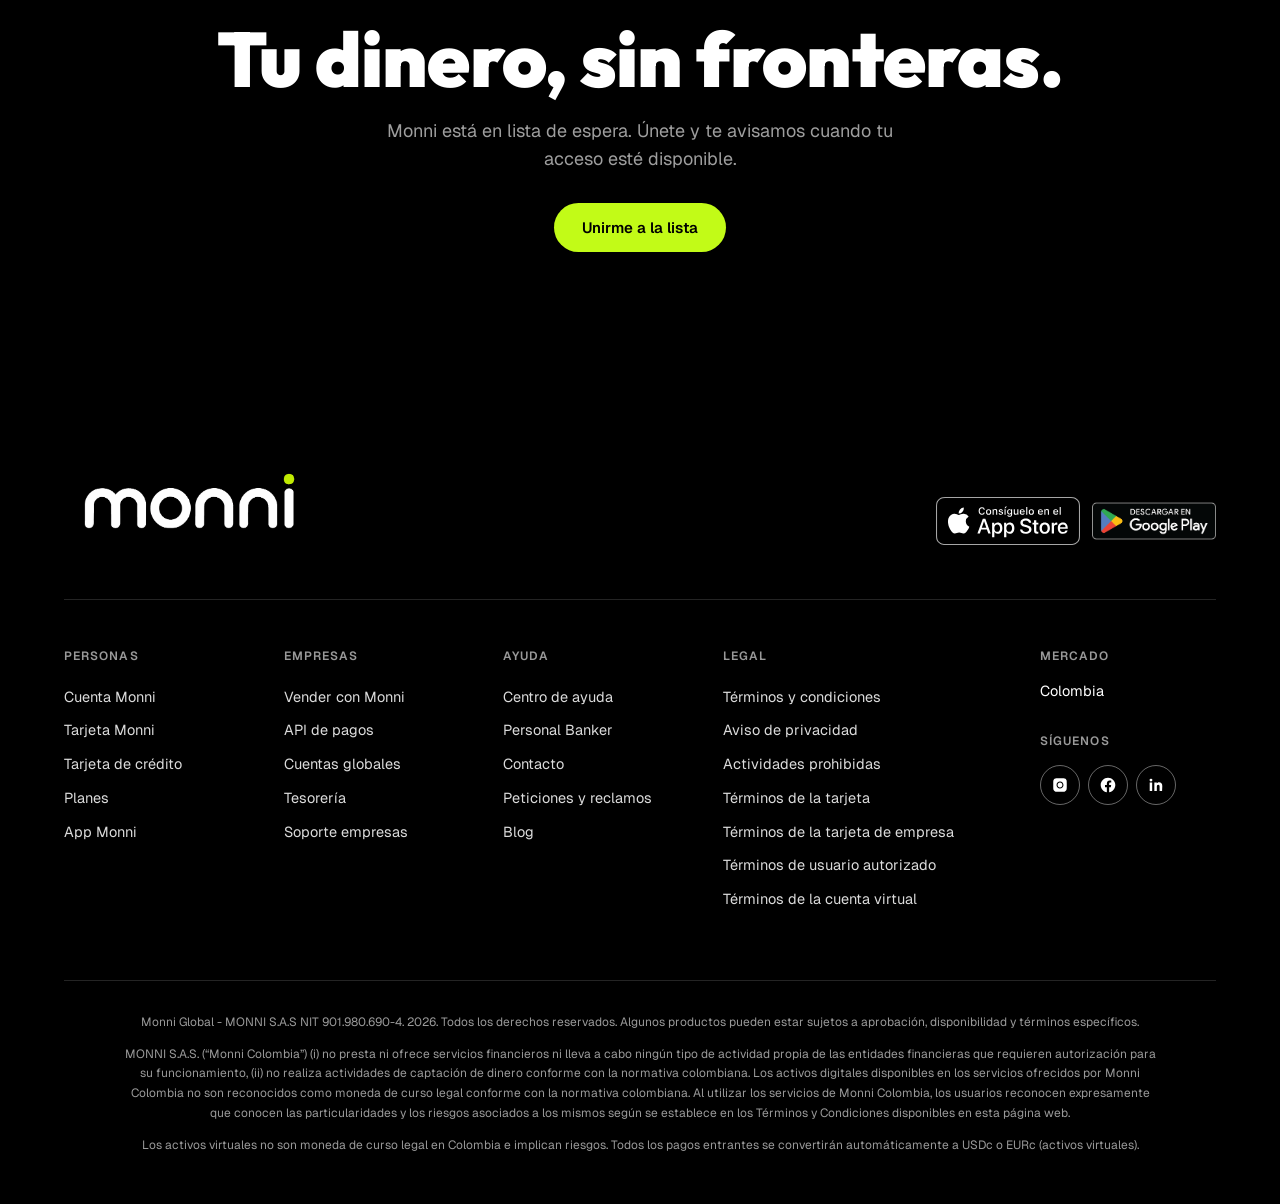
<file: personas.html>
<!DOCTYPE html>
<html lang="es"><head><meta charset="UTF-8"><meta name="viewport" content="width=device-width, initial-scale=1">
<title>Monni para personas — Monni</title><meta name="description" content="Monni para personas: viajar, comprar y trabajar.">
<link rel="stylesheet" href="assets/css/home.css"><link rel="stylesheet" href="assets/css/pages.css"><link rel="stylesheet" href="assets/css/footer.css">
</head><body>
<header id="hdr"><div class="wrap nav"><a class="logo" href="index.html" aria-label="Monni"><img src="assets/logo/logo-white-transparent.png" alt="Monni"></a>
<nav class="nav-links" aria-label="Principal"><a href="personas.html" class="cur">Personas</a><a href="empresas.html">Empresas</a><a href="cuenta.html">Cuenta</a><a href="tarjeta.html">Tarjeta</a><a href="pagos.html">Pagos</a><a href="ayuda.html">Recursos</a></nav>
<div class="nav-r"><a class="login" href="#">Iniciar sesión</a><a class="btn btn-lima sm" href="index.html#lista">Unirme a la lista</a><button class="burger" id="burger" aria-label="Abrir menú"><span></span><span></span><span></span></button></div></div></header>
<div class="drawer" id="drawer"><a href="personas.html" class="cur">Personas</a><a href="empresas.html">Empresas</a><a href="cuenta.html">Cuenta</a><a href="tarjeta.html">Tarjeta</a><a href="pagos.html">Pagos</a><a href="ayuda.html">Recursos</a><a href="index.html#lista" class="btn btn-lima">Unirme a la lista</a></div>
<main id="main">
<section class="pg-hero dark"><div class="wrap"><h1>Para viajar, comprar y trabajar sin fronteras.</h1><p class="sub">Una sola cuenta para tu vida en varias monedas.</p><div class="hero-cta"><a class="btn btn-lima" href="index.html#lista">Unirme a la lista</a><a class="btn btn-ghost" href="#viajar">Descubrir</a></div><div class="pg-tabs"><a href="#viajar">Viajar</a></div></div></section>
<section class="light" id="viajar"><div class="wrap show">
  <div class="show-t reveal"><h2>Tu dinero, donde estés</h2><p class="sub">Viaja, compra en línea y recibe pagos del exterior con la misma cuenta.</p><div class="hero-cta"><a class="btn btn-ink" href="index.html#lista">Unirme a la lista</a></div></div>
  <div class="reveal"><div class="stage" role="group" aria-roledescription="carrusel" aria-label="Personas"><div class="sl"><img class="bgi" src="assets/img/personas-lifestyle.png" alt="" loading="lazy" decoding="async"><span class="chip-t">Viajar</span><b class="big">Viaja ligero</b><span class="smol">Paga en el exterior con tu tarjeta</span></div><div class="sl"><img class="bgi" src="assets/img/personas-comprar.png" alt="" loading="lazy" decoding="async"><span class="chip-t">Comprar</span><b class="big">Compra en línea</b><span class="smol">Elige con qué moneda pagar</span></div><div class="sl"><img class="bgi" src="assets/img/hero-main.png" alt="" loading="lazy" decoding="async"><span class="chip-t">Trabajar</span><b class="big">Recibe pagos</b><span class="smol">Cobra por tu trabajo desde el exterior</span></div><div class="sl"><img class="bgi" src="assets/img/city-bogota.png" alt="" loading="lazy" decoding="async"><span class="chip-t">Colombia</span><b class="big">Bogotá</b><span class="smol">Tu cuenta en pesos</span></div></div>
  <div class="tl" role="tablist" style="--d:5.5s"><button class="tl-b" aria-label="Ver imagen 1: Viajar" data-cap="Viajar"><i></i></button><button class="tl-b" aria-label="Ver imagen 2: Comprar" data-cap="Comprar"><i></i></button><button class="tl-b" aria-label="Ver imagen 3: Trabajar" data-cap="Trabajar"><i></i></button><button class="tl-b" aria-label="Ver imagen 4: Tu ciudad" data-cap="Tu ciudad"><i></i></button></div><div class="tl-cap" aria-live="off"></div></div>
  </div></section>
<section class="off"><div class="wrap"><div class="reveal"><h2>Hecha para tu día a día</h2></div><div class="feat"><div class="ft reveal"><div class="fi"><img class="i3 " src="assets/icons3d/globo.webp" alt="" width="64" height="64" loading="lazy" decoding="async"></div><h3>Multimoneda</h3><p>COP, USD y EUR.</p></div><div class="ft reveal"><div class="fi"><img class="i3 " src="assets/icons3d/tarjeta.webp" alt="" width="64" height="64" loading="lazy" decoding="async"></div><h3>Tarjeta</h3><p>Paga con tu saldo.</p></div><div class="ft reveal"><div class="fi"><img class="i3 " src="assets/icons3d/avion.webp" alt="" width="64" height="64" loading="lazy" decoding="async"></div><h3>Transferencias</h3><p>Mueve dinero entre países.</p></div><div class="ft reveal"><div class="fi"><img class="i3 " src="assets/icons3d/escudo.webp" alt="" width="64" height="64" loading="lazy" decoding="async"></div><h3>Seguridad</h3><p>Controla límites y movimientos.</p></div></div></div></section>
<section class="light"><div class="wrap"><h2>Lo que más nos preguntan.</h2><div class="faq"><details><summary>¿Para quién es Monni?<i>+</i></summary><p>Para personas que reciben, pagan o se mueven entre monedas.</p></details><details><summary>¿Cómo me uno?<i>+</i></summary><p>Monni está en lista de espera. Únete y te avisamos cuando tu acceso esté disponible.</p></details></div></div></section>
<section class="dark"><div class="wrap"><div class="next"><a class="nx" href="cuenta.html"><small>Cuenta</small><b>Cuenta multimoneda</b><p>Tu saldo en un solo lugar.</p><span>Ver más →</span></a><a class="nx" href="tarjeta.html"><small>Tarjeta</small><b>Tarjeta Monni</b><p>Paga aquí y allá.</p><span>Ver más →</span></a><a class="nx" href="transferencias.html"><small>Transferencias</small><b>Mueve tu dinero</b><p>Entre monedas.</p><span>Ver más →</span></a></div></div></section>
<section class="dark cta-band"><div class="wrap"><h2>Tu dinero, sin fronteras.</h2><p class="sub" style="margin:20px auto 0">Monni está en lista de espera. Únete y te avisamos cuando tu acceso esté disponible.</p><div class="hero-cta" style="margin-top:30px"><a class="btn btn-lima" href="index.html#lista">Unirme a la lista</a></div></div></section>
</main>
<footer class="ftr" data-tone="ink">
  <div class="ftr-wrap">
    <div class="ftr-top">
      <img class="ftr-mark" src="assets/logo/logo-white-transparent.png" alt="Monni" width="1024" height="1024" loading="lazy">
      <div class="ftr-apps">
        <a href="https://apps.apple.com/co/app/monni/id6786057674" rel="noopener"><img src="assets/badges/app-store-es.svg" alt="Descárgalo en el App Store" width="144" height="48" loading="lazy"></a>
        <a href="https://play.google.com/store/apps/details?id=com.monni.app" rel="noopener"><img src="assets/badges/google-play-es.png" alt="Descargar en Google Play" width="124" height="48" loading="lazy"></a>
      </div>
    </div>

    <div class="ftr-cols">
      <nav aria-label="Personas"><h4>Personas</h4>
        <a href="cuenta.html">Cuenta Monni</a><a href="tarjeta.html">Tarjeta Monni</a><a href="https://www.monni.global/tarjeta-credito">Tarjeta de crédito</a><a href="https://www.monni.global/billetera">Planes</a><a href="https://www.monni.global/app">App Monni</a>
      </nav>
      <nav aria-label="Empresas"><h4>Empresas</h4>
        <a href="empresas.html">Vender con Monni</a><a href="https://www.monni.global/empresas/pagos">API de pagos</a><a href="https://www.monni.global/empresas/cuentas">Cuentas globales</a><a href="https://www.monni.global/empresas/tesoreria">Tesorería</a><a href="https://www.monni.global/contacto">Soporte empresas</a>
      </nav>
      <nav aria-label="Ayuda"><h4>Ayuda</h4>
        <a href="ayuda.html">Centro de ayuda</a><a href="https://www.monni.global/personal-banker">Personal Banker</a><a href="https://www.monni.global/contacto">Contacto</a><a href="https://www.monni.global/contacto">Peticiones y reclamos</a><a href="https://www.monni.global/blog">Blog</a>
      </nav>
      <nav aria-label="Legal"><h4>Legal</h4>
        <a href="https://www.monni.global/terminos-y-condiciones">Términos y condiciones</a><a href="https://www.monni.global/politica-de-privacidad">Aviso de privacidad</a><a href="https://www.monni.global/actividades-prohibidas-tarjetas">Actividades prohibidas</a><a href="https://www.monni.global/legal/card-terms-consumer-international">Términos de la tarjeta</a><a href="https://www.monni.global/legal/card-terms-business-international">Términos de la tarjeta de empresa</a><a href="https://www.monni.global/legal/authorized-user-terms-business-international">Términos de usuario autorizado</a><a href="https://www.monni.global/legal/virtual-account-user-terms">Términos de la cuenta virtual</a>
      </nav>
      <div class="ftr-side">
        <h4>Mercado</h4><p>Colombia</p>
        <h4>Síguenos</h4>
        <div class="ftr-soc">
          <a href="https://www.instagram.com/monnibank/" aria-label="Instagram de Monni" rel="noopener"><img src="assets/icons/icon-instagram.svg" alt="" width="18" height="18"></a>
          <a href="https://www.facebook.com/monnibank" aria-label="Facebook de Monni" rel="noopener"><img src="assets/icons/icon-facebook.svg" alt="" width="18" height="18"></a>
          <a href="https://www.linkedin.com/company/monni-bank" aria-label="LinkedIn de Monni" rel="noopener"><svg viewBox="0 0 24 24" width="18" height="18" aria-hidden="true"><path fill="currentColor" d="M6.9 8.6H3.6V20h3.3zM5.3 3.5a1.9 1.9 0 1 0 0 3.8 1.9 1.9 0 0 0 0-3.8zM20.4 13.3c0-3.1-1.7-4.9-4.3-4.9-1.6 0-2.6.9-3 1.5V8.6H9.8V20h3.3v-5.9c0-1.5.5-2.6 1.9-2.6 1.4 0 1.8 1.1 1.8 2.6V20h3.3z"/></svg></a>
        </div>
      </div>
    </div>

    <div class="ftr-legal">
      <p>Monni Global - MONNI S.A.S NIT 901.980.690-4. 2026. Todos los derechos reservados. Algunos productos pueden estar sujetos a aprobación, disponibilidad y términos específicos.</p>
      <p>MONNI S.A.S. (“Monni Colombia”) (i) no presta ni ofrece servicios financieros ni lleva a cabo ningún tipo de actividad propia de las entidades financieras que requieren autorización para su funcionamiento, (ii) no realiza actividades de captación de dinero conforme con la normativa colombiana. Los activos digitales disponibles en los servicios ofrecidos por Monni Colombia no son reconocidos como moneda de curso legal conforme con la normativa colombiana. Al utilizar los servicios de Monni Colombia, los usuarios reconocen expresamente que conocen las particularidades y los riesgos asociados a los mismos según se establece en los Términos y Condiciones disponibles en esta página web.</p>
      <p>Los activos virtuales no son moneda de curso legal en Colombia e implican riesgos. Todos los pagos entrantes se convertirán automáticamente a USDc o EURc (activos virtuales).</p>
    </div>
  </div>
</footer>
<script src="assets/js/pages.js"></script></body></html>
</file>
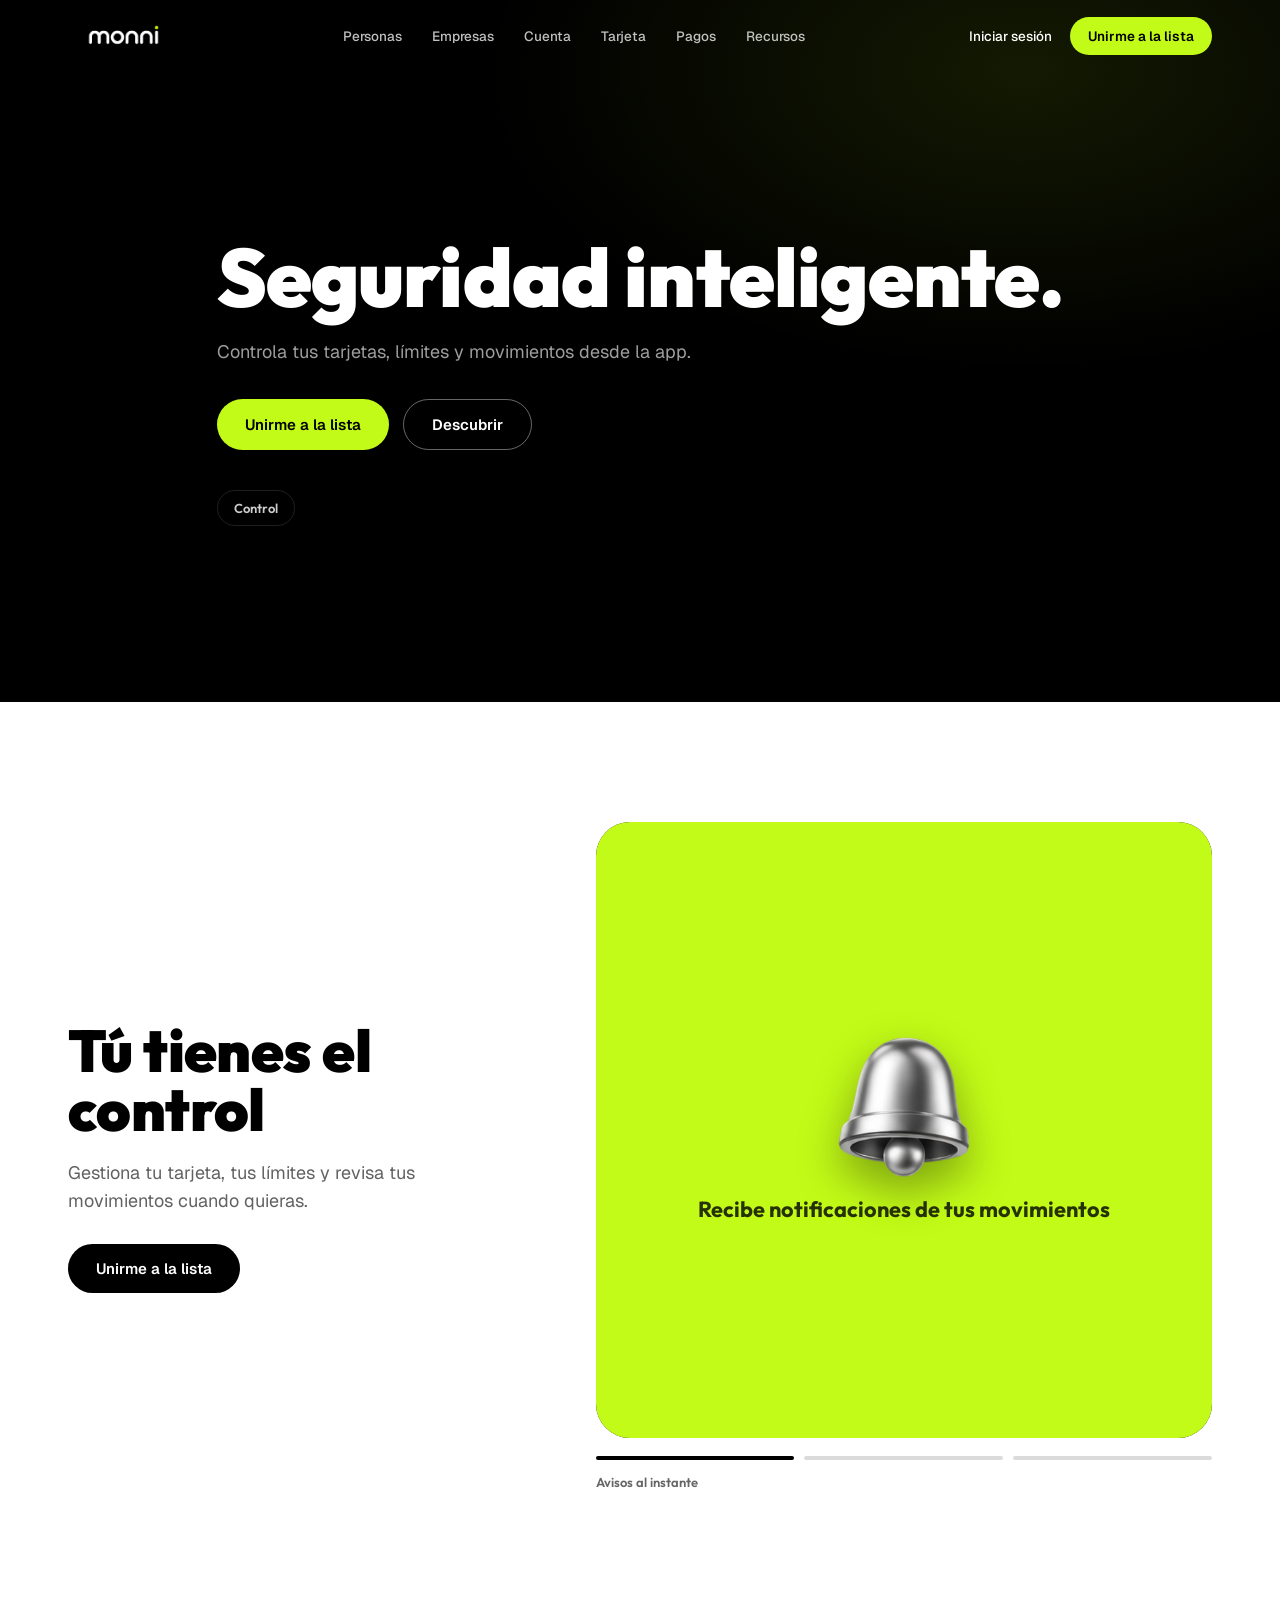
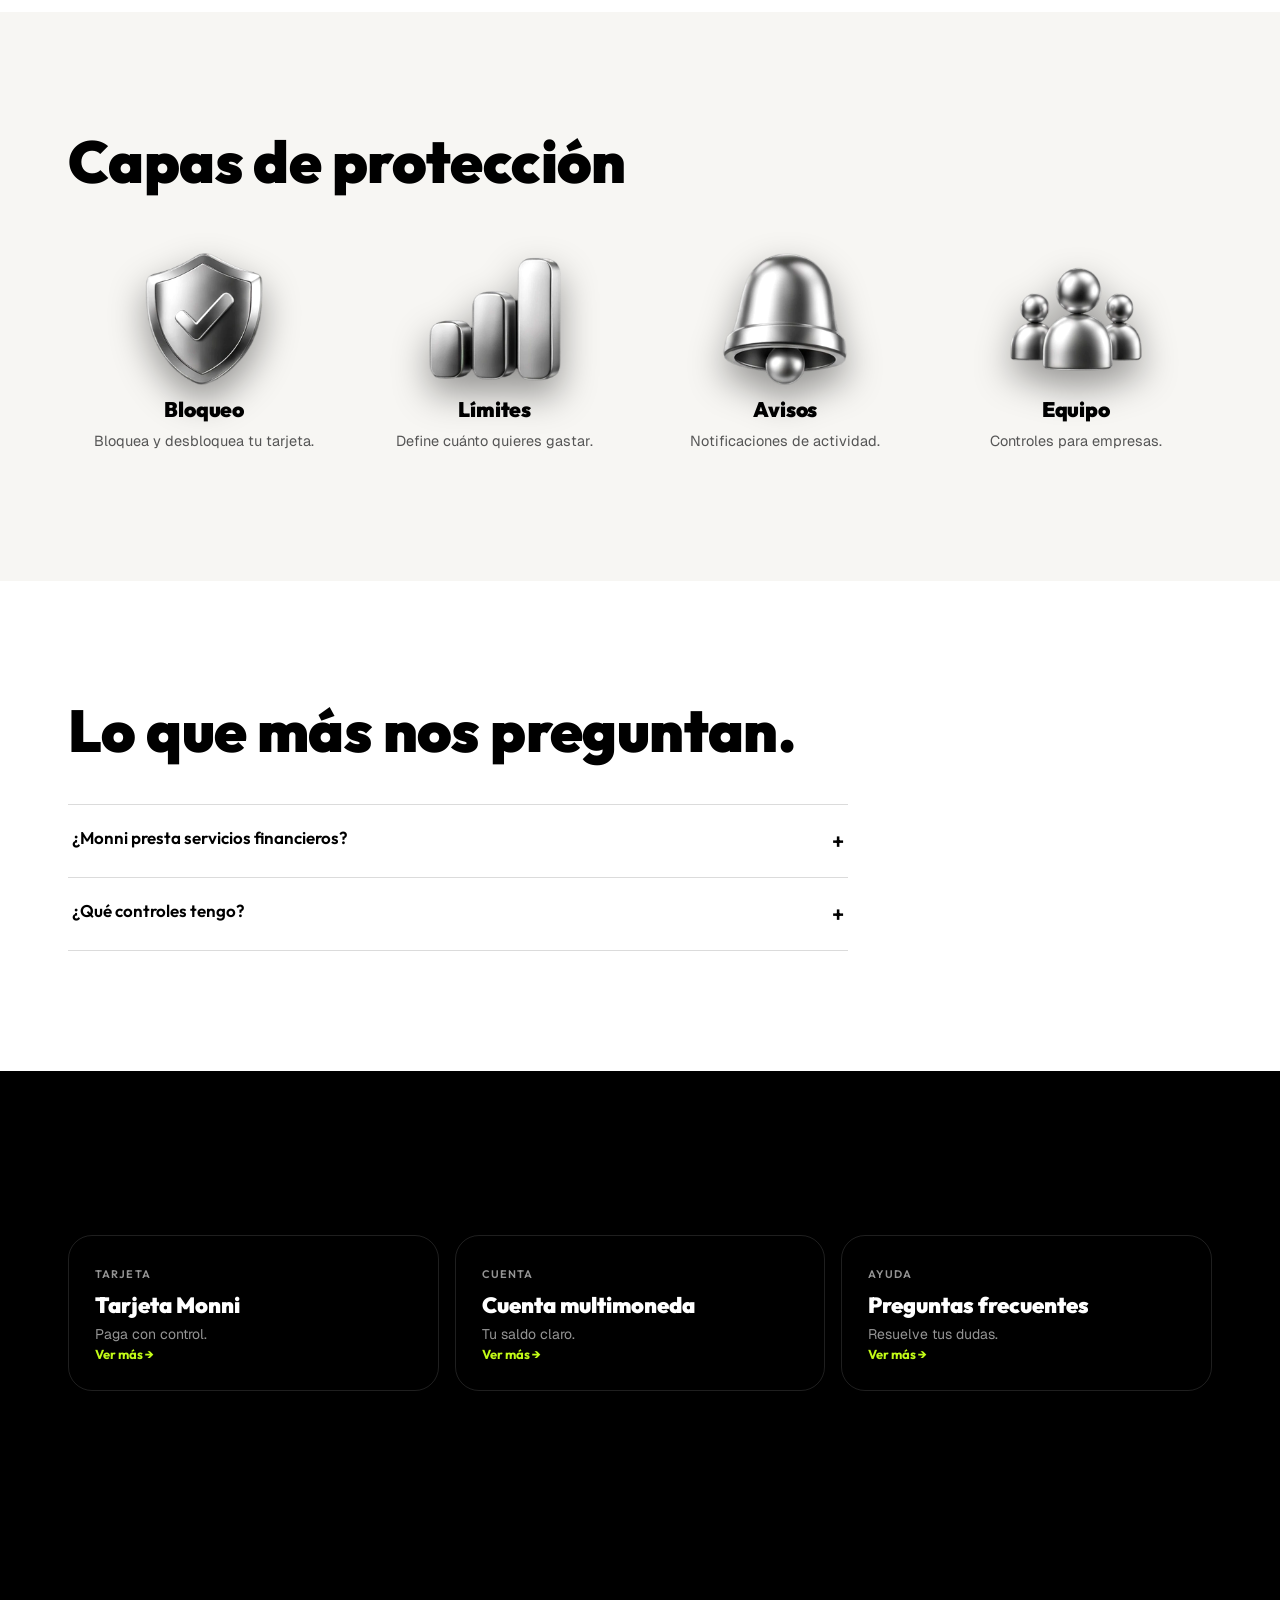
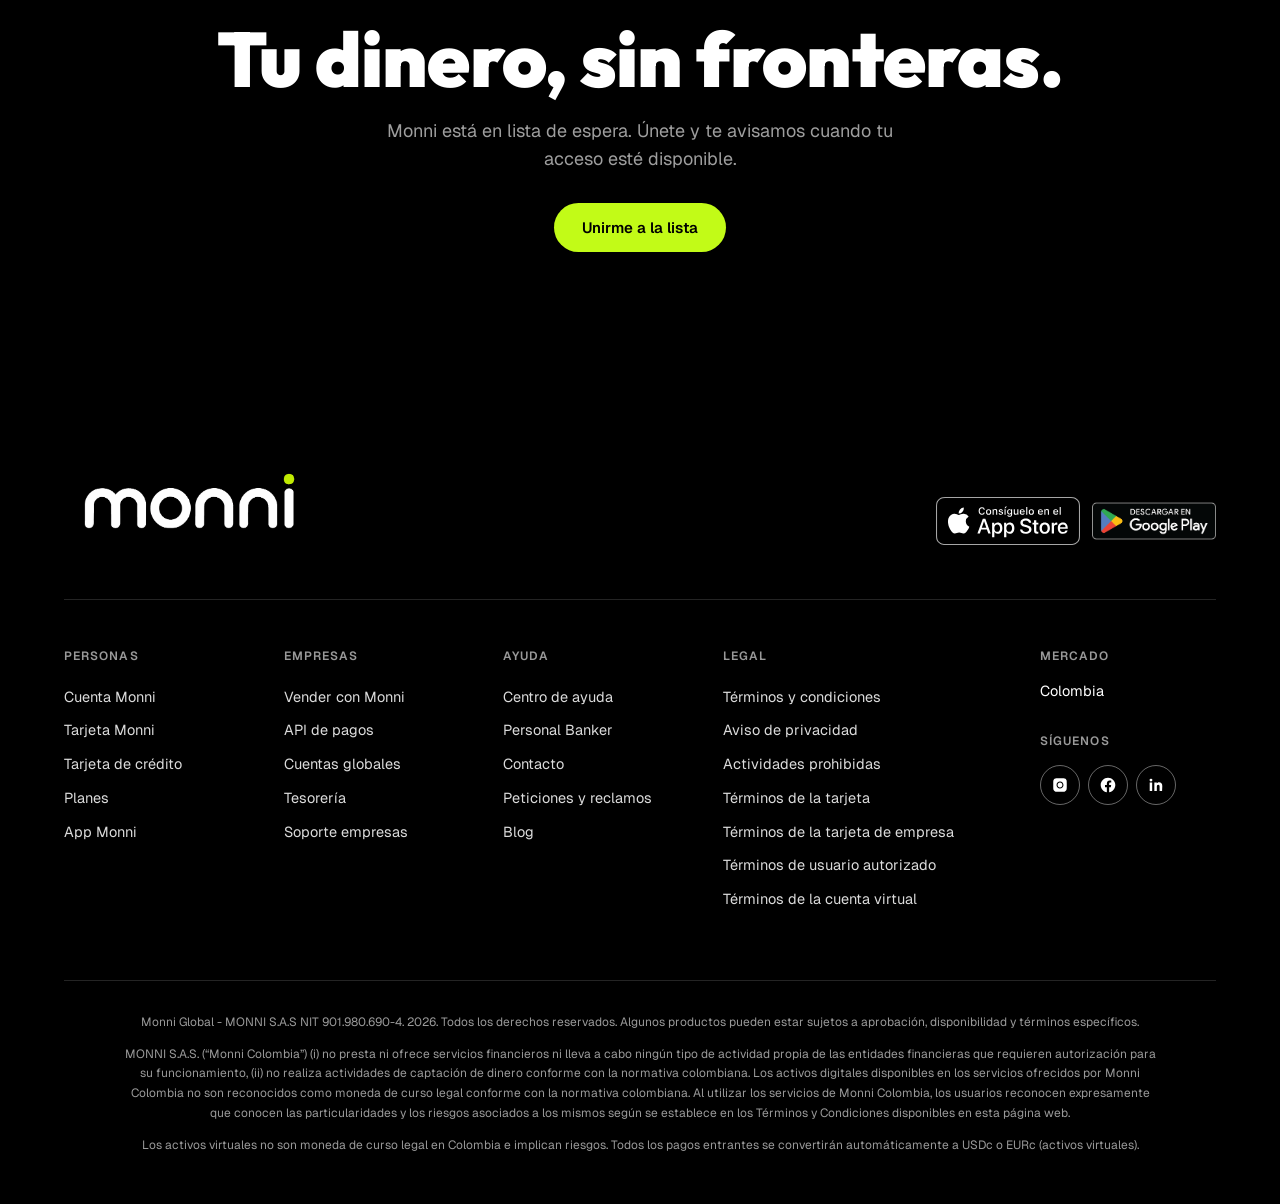
<file: seguridad.html>
<!DOCTYPE html>
<html lang="es"><head><meta charset="UTF-8"><meta name="viewport" content="width=device-width, initial-scale=1">
<title>Seguridad — Monni</title><meta name="description" content="Seguridad Monni.">
<link rel="stylesheet" href="assets/css/home.css"><link rel="stylesheet" href="assets/css/pages.css"><link rel="stylesheet" href="assets/css/footer.css">
</head><body>
<header id="hdr"><div class="wrap nav"><a class="logo" href="index.html" aria-label="Monni"><img src="assets/logo/logo-white-transparent.png" alt="Monni"></a>
<nav class="nav-links" aria-label="Principal"><a href="personas.html">Personas</a><a href="empresas.html">Empresas</a><a href="cuenta.html">Cuenta</a><a href="tarjeta.html">Tarjeta</a><a href="pagos.html">Pagos</a><a href="ayuda.html">Recursos</a></nav>
<div class="nav-r"><a class="login" href="#">Iniciar sesión</a><a class="btn btn-lima sm" href="index.html#lista">Unirme a la lista</a><button class="burger" id="burger" aria-label="Abrir menú"><span></span><span></span><span></span></button></div></div></header>
<div class="drawer" id="drawer"><a href="personas.html">Personas</a><a href="empresas.html">Empresas</a><a href="cuenta.html">Cuenta</a><a href="tarjeta.html">Tarjeta</a><a href="pagos.html">Pagos</a><a href="ayuda.html">Recursos</a><a href="index.html#lista" class="btn btn-lima">Unirme a la lista</a></div>
<main id="main">
<section class="pg-hero dark"><div class="wrap"><h1>Seguridad inteligente.</h1><p class="sub">Controla tus tarjetas, límites y movimientos desde la app.</p><div class="hero-cta"><a class="btn btn-lima" href="index.html#lista">Unirme a la lista</a><a class="btn btn-ghost" href="#control">Descubrir</a></div><div class="pg-tabs"><a href="#control">Control</a></div></div></section>
<section class="light" id="control"><div class="wrap show">
  <div class="show-t reveal"><h2>Tú tienes el control</h2><p class="sub">Gestiona tu tarjeta, tus límites y revisa tus movimientos cuando quieras.</p><div class="hero-cta"><a class="btn btn-ink" href="index.html#lista">Unirme a la lista</a></div></div>
  <div class="reveal"><div class="stage" role="group" aria-roledescription="carrusel" aria-label="Seguridad"><div class="sl sl-ui"><div class="phone"><div class="screen"><div class="scr on"><div class="lbl">Seguridad</div><div class="amt">Protegida</div><div class="row"><span class="cur"><i class="dotc di"><img src="assets/icons3d/tarjeta-mas.webp" alt="" width="22" height="22"></i>Tarjeta</span><b>Bloquear</b></div><div class="row"><span class="cur"><i class="dotc di"><img src="assets/icons3d/barras.webp" alt="" width="22" height="22"></i>Límites</span><b>Define</b></div><div class="row"><span class="cur"><i class="dotc di"><img src="assets/icons3d/campana.webp" alt="" width="22" height="22"></i>Avisos</span><b>Activos</b></div><div class="pill">Gestionar</div></div></div></div></div><div class="sl sl-lima"><b class="big"><img class="i3 xl" src="assets/icons3d/campana.webp" alt="" width="64" height="64" loading="lazy" decoding="async"></b><span class="smol">Recibe notificaciones de tus movimientos</span></div><div class="sl sl-ui"><div class="phone"><div class="screen"><div class="scr on"><div class="lbl">Actividad</div><div class="amt">Hoy</div><div class="row"><span class="cur"><i class="dotc">US</i>Pago recibido</span><b>+$640</b></div><div class="row"><span class="cur"><i class="dotc">CO</i>Compra</span><b>−$38.000</b></div><div class="pill">Ver todo</div></div></div></div></div></div>
  <div class="tl" role="tablist" style="--d:5.5s"><button class="tl-b" aria-label="Ver imagen 1: Bloquea tu tarjeta" data-cap="Bloquea tu tarjeta"><i></i></button><button class="tl-b" aria-label="Ver imagen 2: Avisos al instante" data-cap="Avisos al instante"><i></i></button><button class="tl-b" aria-label="Ver imagen 3: Tus movimientos" data-cap="Tus movimientos"><i></i></button></div><div class="tl-cap" aria-live="off"></div></div>
  </div></section>
<section class="off"><div class="wrap"><div class="reveal"><h2>Capas de protección</h2></div><div class="feat"><div class="ft reveal"><div class="fi"><img class="i3 " src="assets/icons3d/escudo.webp" alt="" width="64" height="64" loading="lazy" decoding="async"></div><h3>Bloqueo</h3><p>Bloquea y desbloquea tu tarjeta.</p></div><div class="ft reveal"><div class="fi"><img class="i3 " src="assets/icons3d/barras.webp" alt="" width="64" height="64" loading="lazy" decoding="async"></div><h3>Límites</h3><p>Define cuánto quieres gastar.</p></div><div class="ft reveal"><div class="fi"><img class="i3 " src="assets/icons3d/campana.webp" alt="" width="64" height="64" loading="lazy" decoding="async"></div><h3>Avisos</h3><p>Notificaciones de actividad.</p></div><div class="ft reveal"><div class="fi"><img class="i3 " src="assets/icons3d/usuarios.webp" alt="" width="64" height="64" loading="lazy" decoding="async"></div><h3>Equipo</h3><p>Controles para empresas.</p></div></div></div></section>
<section class="light"><div class="wrap"><h2>Lo que más nos preguntan.</h2><div class="faq"><details><summary>¿Monni presta servicios financieros?<i>+</i></summary><p>No. Monni S.A.S. no presta ni ofrece servicios financieros.</p></details><details><summary>¿Qué controles tengo?<i>+</i></summary><p>Tarjeta, límites y movimientos desde la app.</p></details></div></div></section>
<section class="dark"><div class="wrap"><div class="next"><a class="nx" href="tarjeta.html"><small>Tarjeta</small><b>Tarjeta Monni</b><p>Paga con control.</p><span>Ver más →</span></a><a class="nx" href="cuenta.html"><small>Cuenta</small><b>Cuenta multimoneda</b><p>Tu saldo claro.</p><span>Ver más →</span></a><a class="nx" href="ayuda.html"><small>Ayuda</small><b>Preguntas frecuentes</b><p>Resuelve tus dudas.</p><span>Ver más →</span></a></div></div></section>
<section class="dark cta-band"><div class="wrap"><h2>Tu dinero, sin fronteras.</h2><p class="sub" style="margin:20px auto 0">Monni está en lista de espera. Únete y te avisamos cuando tu acceso esté disponible.</p><div class="hero-cta" style="margin-top:30px"><a class="btn btn-lima" href="index.html#lista">Unirme a la lista</a></div></div></section>
</main>
<footer class="ftr" data-tone="ink">
  <div class="ftr-wrap">
    <div class="ftr-top">
      <img class="ftr-mark" src="assets/logo/logo-white-transparent.png" alt="Monni" width="1024" height="1024" loading="lazy">
      <div class="ftr-apps">
        <a href="https://apps.apple.com/co/app/monni/id6786057674" rel="noopener"><img src="assets/badges/app-store-es.svg" alt="Descárgalo en el App Store" width="144" height="48" loading="lazy"></a>
        <a href="https://play.google.com/store/apps/details?id=com.monni.app" rel="noopener"><img src="assets/badges/google-play-es.png" alt="Descargar en Google Play" width="124" height="48" loading="lazy"></a>
      </div>
    </div>

    <div class="ftr-cols">
      <nav aria-label="Personas"><h4>Personas</h4>
        <a href="cuenta.html">Cuenta Monni</a><a href="tarjeta.html">Tarjeta Monni</a><a href="https://www.monni.global/tarjeta-credito">Tarjeta de crédito</a><a href="https://www.monni.global/billetera">Planes</a><a href="https://www.monni.global/app">App Monni</a>
      </nav>
      <nav aria-label="Empresas"><h4>Empresas</h4>
        <a href="empresas.html">Vender con Monni</a><a href="https://www.monni.global/empresas/pagos">API de pagos</a><a href="https://www.monni.global/empresas/cuentas">Cuentas globales</a><a href="https://www.monni.global/empresas/tesoreria">Tesorería</a><a href="https://www.monni.global/contacto">Soporte empresas</a>
      </nav>
      <nav aria-label="Ayuda"><h4>Ayuda</h4>
        <a href="ayuda.html">Centro de ayuda</a><a href="https://www.monni.global/personal-banker">Personal Banker</a><a href="https://www.monni.global/contacto">Contacto</a><a href="https://www.monni.global/contacto">Peticiones y reclamos</a><a href="https://www.monni.global/blog">Blog</a>
      </nav>
      <nav aria-label="Legal"><h4>Legal</h4>
        <a href="https://www.monni.global/terminos-y-condiciones">Términos y condiciones</a><a href="https://www.monni.global/politica-de-privacidad">Aviso de privacidad</a><a href="https://www.monni.global/actividades-prohibidas-tarjetas">Actividades prohibidas</a><a href="https://www.monni.global/legal/card-terms-consumer-international">Términos de la tarjeta</a><a href="https://www.monni.global/legal/card-terms-business-international">Términos de la tarjeta de empresa</a><a href="https://www.monni.global/legal/authorized-user-terms-business-international">Términos de usuario autorizado</a><a href="https://www.monni.global/legal/virtual-account-user-terms">Términos de la cuenta virtual</a>
      </nav>
      <div class="ftr-side">
        <h4>Mercado</h4><p>Colombia</p>
        <h4>Síguenos</h4>
        <div class="ftr-soc">
          <a href="https://www.instagram.com/monnibank/" aria-label="Instagram de Monni" rel="noopener"><img src="assets/icons/icon-instagram.svg" alt="" width="18" height="18"></a>
          <a href="https://www.facebook.com/monnibank" aria-label="Facebook de Monni" rel="noopener"><img src="assets/icons/icon-facebook.svg" alt="" width="18" height="18"></a>
          <a href="https://www.linkedin.com/company/monni-bank" aria-label="LinkedIn de Monni" rel="noopener"><svg viewBox="0 0 24 24" width="18" height="18" aria-hidden="true"><path fill="currentColor" d="M6.9 8.6H3.6V20h3.3zM5.3 3.5a1.9 1.9 0 1 0 0 3.8 1.9 1.9 0 0 0 0-3.8zM20.4 13.3c0-3.1-1.7-4.9-4.3-4.9-1.6 0-2.6.9-3 1.5V8.6H9.8V20h3.3v-5.9c0-1.5.5-2.6 1.9-2.6 1.4 0 1.8 1.1 1.8 2.6V20h3.3z"/></svg></a>
        </div>
      </div>
    </div>

    <div class="ftr-legal">
      <p>Monni Global - MONNI S.A.S NIT 901.980.690-4. 2026. Todos los derechos reservados. Algunos productos pueden estar sujetos a aprobación, disponibilidad y términos específicos.</p>
      <p>MONNI S.A.S. (“Monni Colombia”) (i) no presta ni ofrece servicios financieros ni lleva a cabo ningún tipo de actividad propia de las entidades financieras que requieren autorización para su funcionamiento, (ii) no realiza actividades de captación de dinero conforme con la normativa colombiana. Los activos digitales disponibles en los servicios ofrecidos por Monni Colombia no son reconocidos como moneda de curso legal conforme con la normativa colombiana. Al utilizar los servicios de Monni Colombia, los usuarios reconocen expresamente que conocen las particularidades y los riesgos asociados a los mismos según se establece en los Términos y Condiciones disponibles en esta página web.</p>
      <p>Los activos virtuales no son moneda de curso legal en Colombia e implican riesgos. Todos los pagos entrantes se convertirán automáticamente a USDc o EURc (activos virtuales).</p>
    </div>
  </div>
</footer>
<script src="assets/js/pages.js"></script></body></html>
</file>
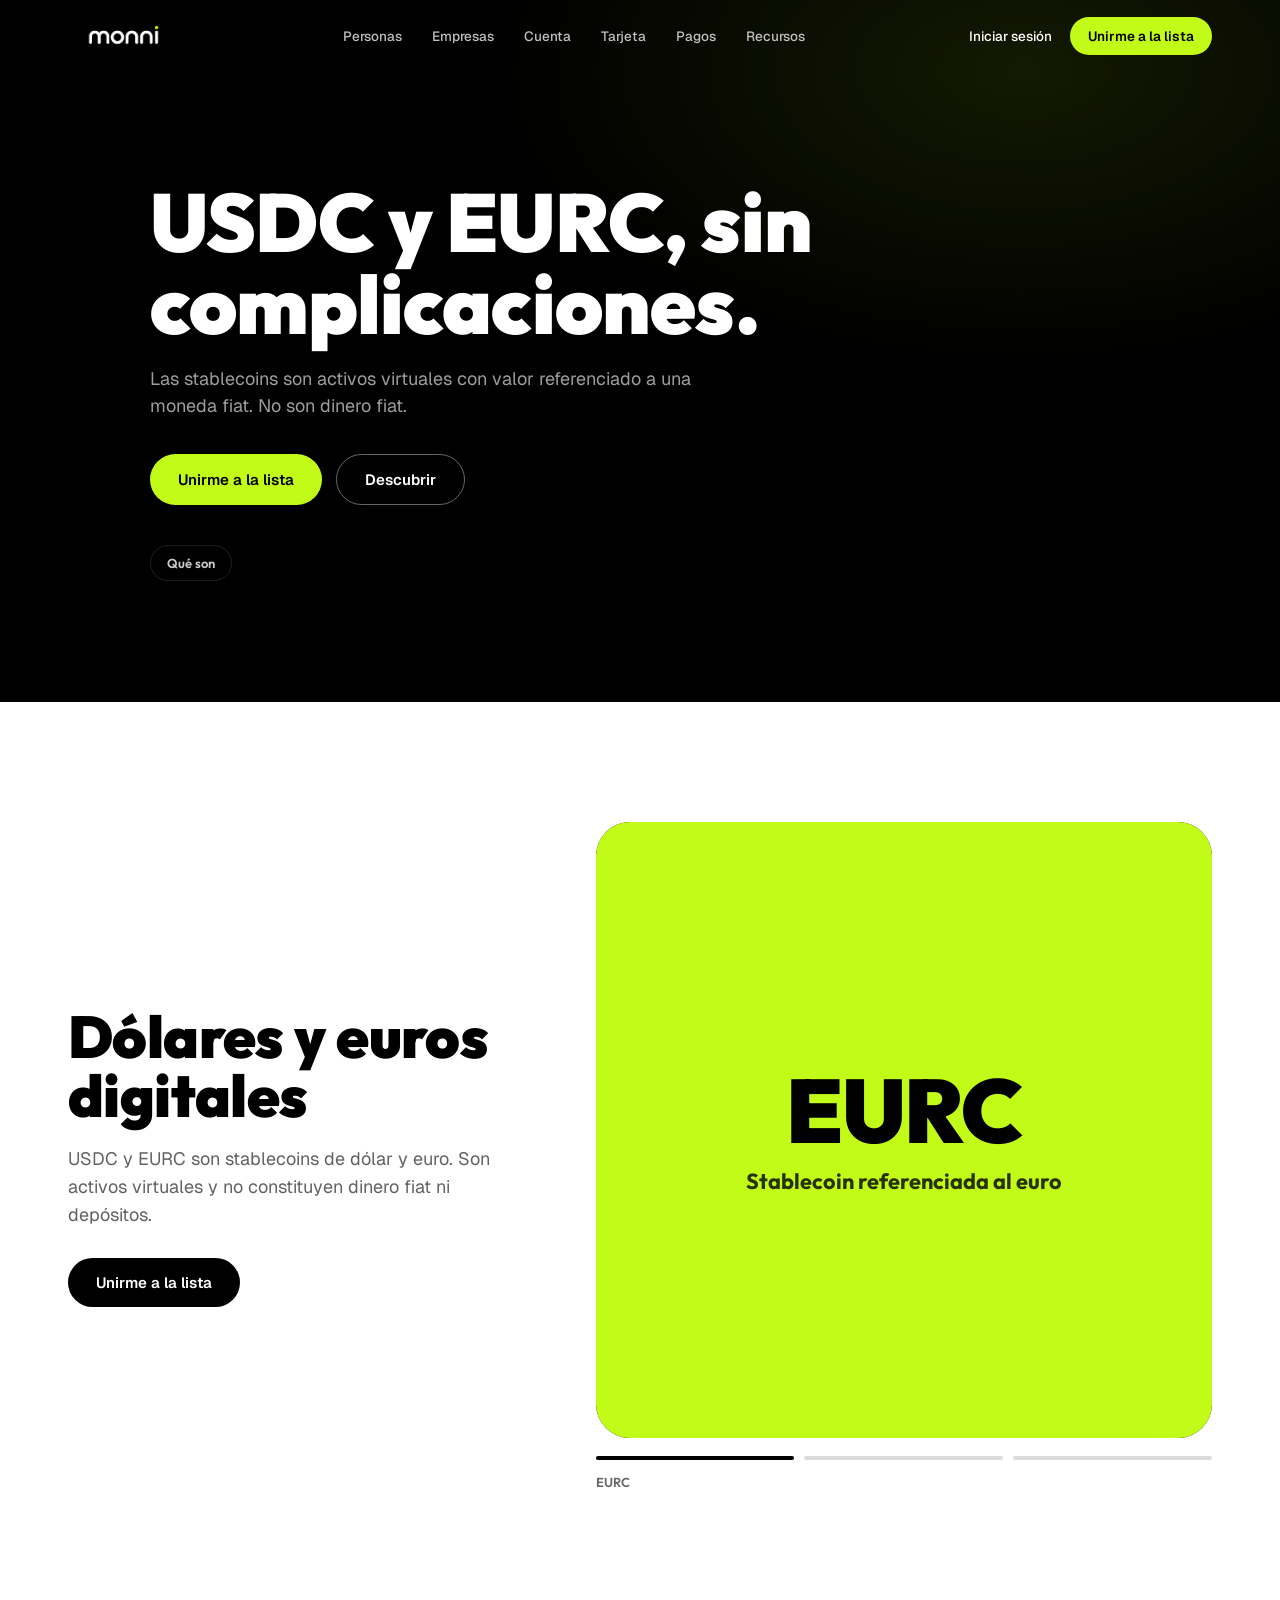
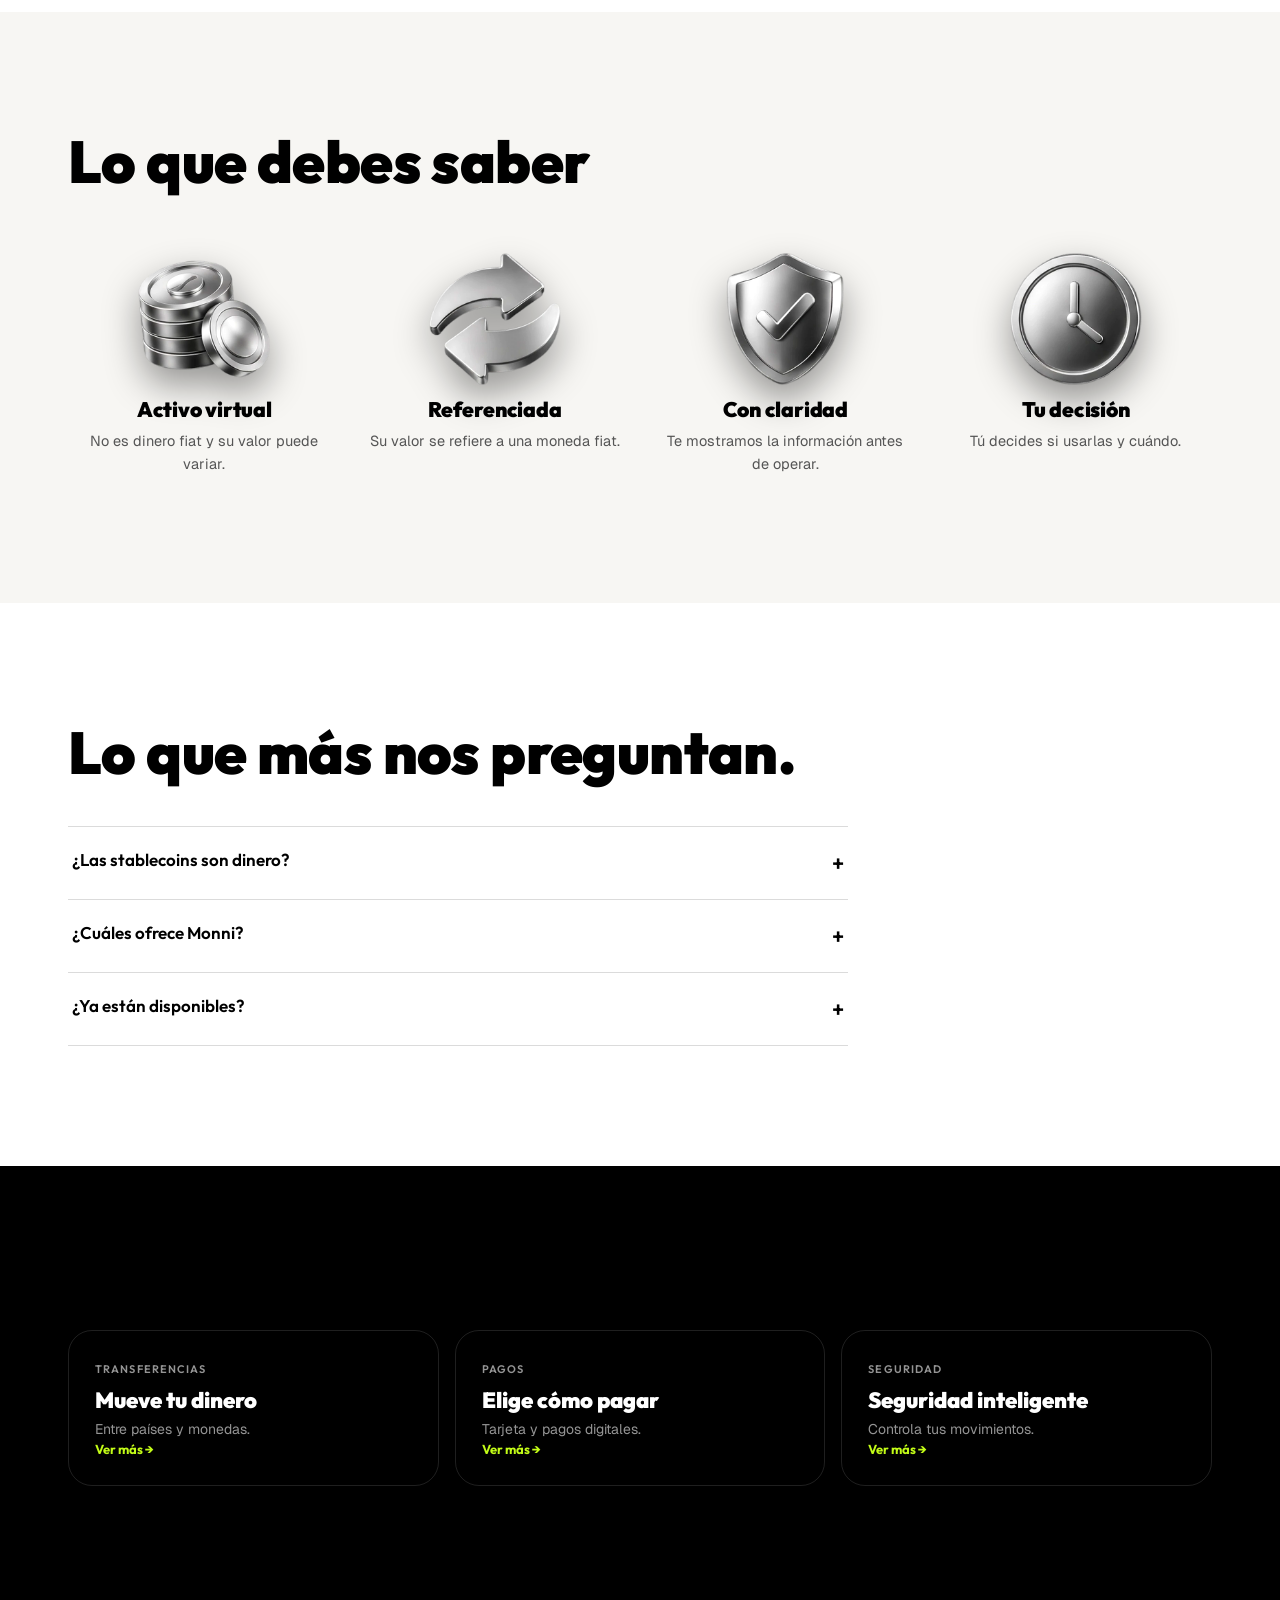
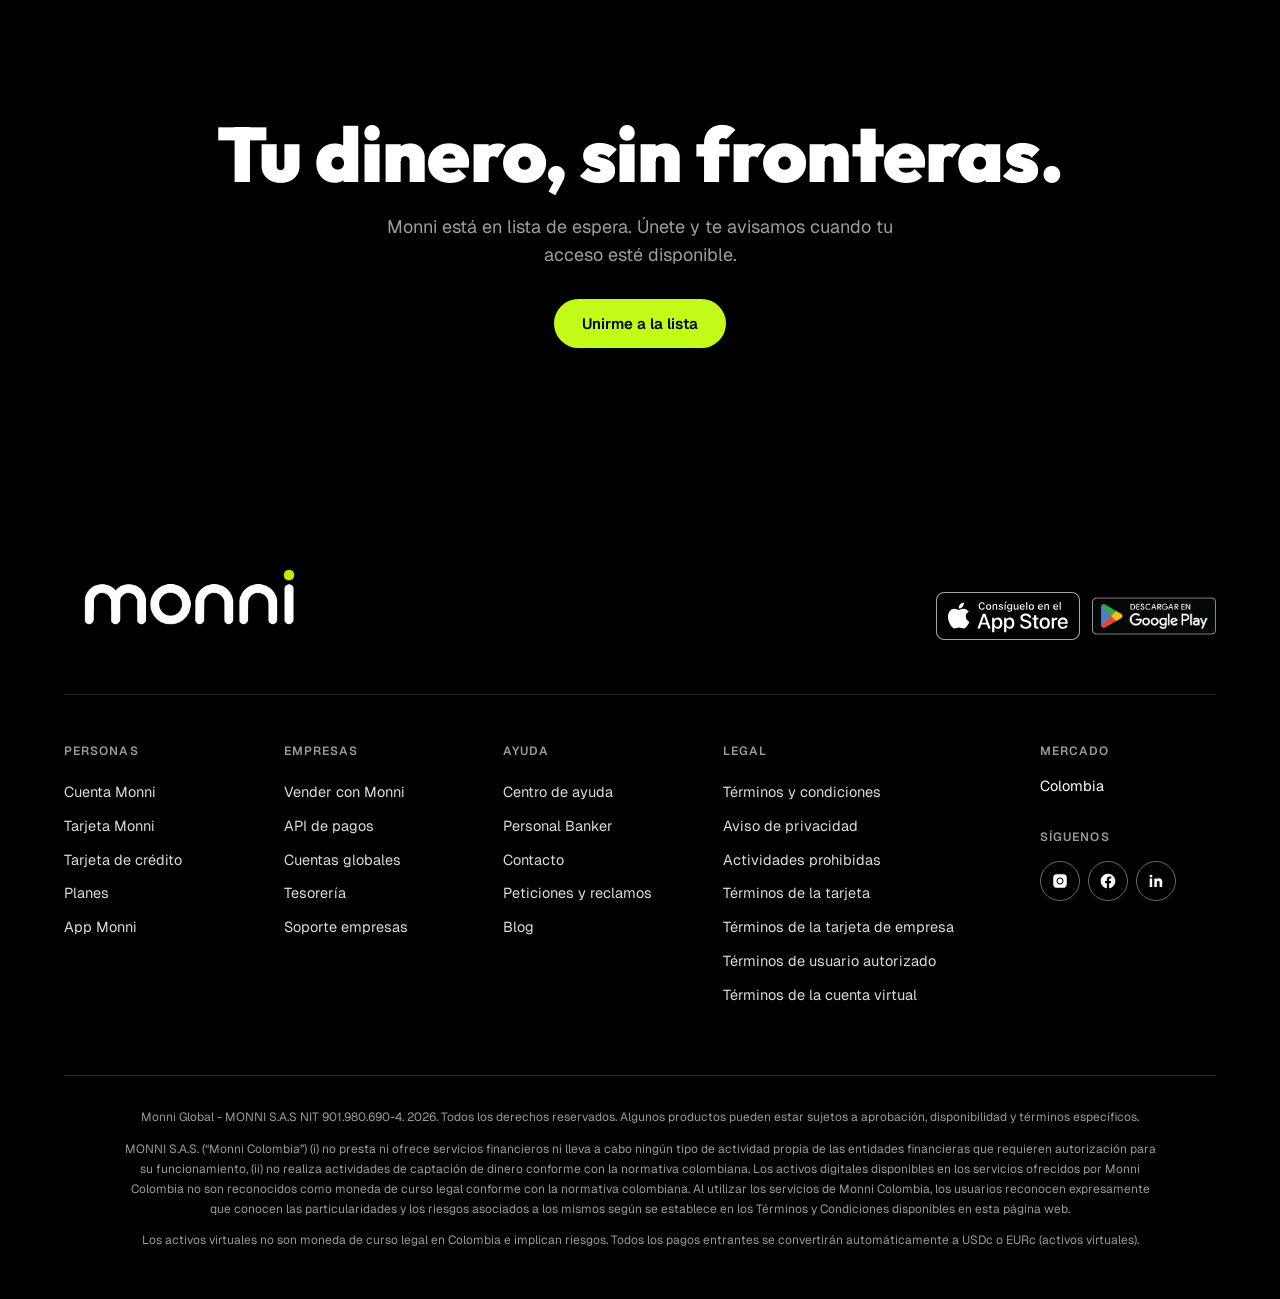
<file: stablecoins.html>
<!DOCTYPE html>
<html lang="es"><head><meta charset="UTF-8"><meta name="viewport" content="width=device-width, initial-scale=1">
<title>Stablecoins — Monni</title><meta name="description" content="Stablecoins en Monni: USDC y EURC.">
<link rel="stylesheet" href="assets/css/home.css"><link rel="stylesheet" href="assets/css/pages.css"><link rel="stylesheet" href="assets/css/footer.css">
</head><body>
<header id="hdr"><div class="wrap nav"><a class="logo" href="index.html" aria-label="Monni"><img src="assets/logo/logo-white-transparent.png" alt="Monni"></a>
<nav class="nav-links" aria-label="Principal"><a href="personas.html">Personas</a><a href="empresas.html">Empresas</a><a href="cuenta.html">Cuenta</a><a href="tarjeta.html">Tarjeta</a><a href="pagos.html">Pagos</a><a href="ayuda.html">Recursos</a></nav>
<div class="nav-r"><a class="login" href="#">Iniciar sesión</a><a class="btn btn-lima sm" href="index.html#lista">Unirme a la lista</a><button class="burger" id="burger" aria-label="Abrir menú"><span></span><span></span><span></span></button></div></div></header>
<div class="drawer" id="drawer"><a href="personas.html">Personas</a><a href="empresas.html">Empresas</a><a href="cuenta.html">Cuenta</a><a href="tarjeta.html">Tarjeta</a><a href="pagos.html">Pagos</a><a href="ayuda.html">Recursos</a><a href="index.html#lista" class="btn btn-lima">Unirme a la lista</a></div>
<main id="main">
<section class="pg-hero dark"><div class="wrap"><h1>USDC y EURC, sin complicaciones.</h1><p class="sub">Las stablecoins son activos virtuales con valor referenciado a una moneda fiat. No son dinero fiat.</p><div class="hero-cta"><a class="btn btn-lima" href="index.html#lista">Unirme a la lista</a><a class="btn btn-ghost" href="#que">Descubrir</a></div><div class="pg-tabs"><a href="#que">Qué son</a></div></div></section>
<section class="light" id="que"><div class="wrap show">
  <div class="show-t reveal"><h2>Dólares y euros digitales</h2><p class="sub">USDC y EURC son stablecoins de dólar y euro. Son activos virtuales y no constituyen dinero fiat ni depósitos.</p><div class="hero-cta"><a class="btn btn-ink" href="index.html#lista">Unirme a la lista</a></div></div>
  <div class="reveal"><div class="stage" role="group" aria-roledescription="carrusel" aria-label="Stablecoins"><div class="sl sl-lima"><b class="big">USDC</b><span class="smol">Stablecoin referenciada al dólar</span></div><div class="sl sl-lima"><b class="big">EURC</b><span class="smol">Stablecoin referenciada al euro</span></div><div class="sl sl-ui"><div class="phone"><div class="screen"><div class="scr on"><div class="lbl">Flujo</div><div class="amt">Fiat y digital</div><div class="row"><span class="cur"><i class="dotc di"><img src="assets/icons3d/monedas.webp" alt="" width="22" height="22"></i>Fiat</span><b>USD · EUR</b></div><div class="row"><span class="cur"><i class="dotc di"><img src="assets/icons3d/cambio.webp" alt="" width="22" height="22"></i>Conversión</span><b>En la app</b></div><div class="row"><span class="cur"><i class="dotc di"><img src="assets/icons3d/globo.webp" alt="" width="22" height="22"></i>Digital</span><b>USDC · EURC</b></div><div class="pill">Ver detalle</div></div></div></div></div></div>
  <div class="tl" role="tablist" style="--d:5.5s"><button class="tl-b" aria-label="Ver imagen 1: USDC" data-cap="USDC"><i></i></button><button class="tl-b" aria-label="Ver imagen 2: EURC" data-cap="EURC"><i></i></button><button class="tl-b" aria-label="Ver imagen 3: Del fiat al digital" data-cap="Del fiat al digital"><i></i></button></div><div class="tl-cap" aria-live="off"></div></div>
  </div></section>
<section class="off"><div class="wrap"><div class="reveal"><h2>Lo que debes saber</h2></div><div class="feat"><div class="ft reveal"><div class="fi"><img class="i3 " src="assets/icons3d/monedas.webp" alt="" width="64" height="64" loading="lazy" decoding="async"></div><h3>Activo virtual</h3><p>No es dinero fiat y su valor puede variar.</p></div><div class="ft reveal"><div class="fi"><img class="i3 " src="assets/icons3d/cambio.webp" alt="" width="64" height="64" loading="lazy" decoding="async"></div><h3>Referenciada</h3><p>Su valor se refiere a una moneda fiat.</p></div><div class="ft reveal"><div class="fi"><img class="i3 " src="assets/icons3d/escudo.webp" alt="" width="64" height="64" loading="lazy" decoding="async"></div><h3>Con claridad</h3><p>Te mostramos la información antes de operar.</p></div><div class="ft reveal"><div class="fi"><img class="i3 " src="assets/icons3d/reloj.webp" alt="" width="64" height="64" loading="lazy" decoding="async"></div><h3>Tu decisión</h3><p>Tú decides si usarlas y cuándo.</p></div></div></div></section>
<section class="light"><div class="wrap"><h2>Lo que más nos preguntan.</h2><div class="faq"><details><summary>¿Las stablecoins son dinero?<i>+</i></summary><p>No. Son activos virtuales, no dinero fiat.</p></details><details><summary>¿Cuáles ofrece Monni?<i>+</i></summary><p>USDC y EURC.</p></details><details><summary>¿Ya están disponibles?<i>+</i></summary><p>Monni está en lista de espera. Únete y te avisamos cuando tu acceso esté disponible.</p></details></div></div></section>
<section class="dark"><div class="wrap"><div class="next"><a class="nx" href="transferencias.html"><small>Transferencias</small><b>Mueve tu dinero</b><p>Entre países y monedas.</p><span>Ver más →</span></a><a class="nx" href="pagos.html"><small>Pagos</small><b>Elige cómo pagar</b><p>Tarjeta y pagos digitales.</p><span>Ver más →</span></a><a class="nx" href="seguridad.html"><small>Seguridad</small><b>Seguridad inteligente</b><p>Controla tus movimientos.</p><span>Ver más →</span></a></div></div></section>
<section class="dark cta-band"><div class="wrap"><h2>Tu dinero, sin fronteras.</h2><p class="sub" style="margin:20px auto 0">Monni está en lista de espera. Únete y te avisamos cuando tu acceso esté disponible.</p><div class="hero-cta" style="margin-top:30px"><a class="btn btn-lima" href="index.html#lista">Unirme a la lista</a></div></div></section>
</main>
<footer class="ftr" data-tone="ink">
  <div class="ftr-wrap">
    <div class="ftr-top">
      <img class="ftr-mark" src="assets/logo/logo-white-transparent.png" alt="Monni" width="1024" height="1024" loading="lazy">
      <div class="ftr-apps">
        <a href="https://apps.apple.com/co/app/monni/id6786057674" rel="noopener"><img src="assets/badges/app-store-es.svg" alt="Descárgalo en el App Store" width="144" height="48" loading="lazy"></a>
        <a href="https://play.google.com/store/apps/details?id=com.monni.app" rel="noopener"><img src="assets/badges/google-play-es.png" alt="Descargar en Google Play" width="124" height="48" loading="lazy"></a>
      </div>
    </div>

    <div class="ftr-cols">
      <nav aria-label="Personas"><h4>Personas</h4>
        <a href="cuenta.html">Cuenta Monni</a><a href="tarjeta.html">Tarjeta Monni</a><a href="https://www.monni.global/tarjeta-credito">Tarjeta de crédito</a><a href="https://www.monni.global/billetera">Planes</a><a href="https://www.monni.global/app">App Monni</a>
      </nav>
      <nav aria-label="Empresas"><h4>Empresas</h4>
        <a href="empresas.html">Vender con Monni</a><a href="https://www.monni.global/empresas/pagos">API de pagos</a><a href="https://www.monni.global/empresas/cuentas">Cuentas globales</a><a href="https://www.monni.global/empresas/tesoreria">Tesorería</a><a href="https://www.monni.global/contacto">Soporte empresas</a>
      </nav>
      <nav aria-label="Ayuda"><h4>Ayuda</h4>
        <a href="ayuda.html">Centro de ayuda</a><a href="https://www.monni.global/personal-banker">Personal Banker</a><a href="https://www.monni.global/contacto">Contacto</a><a href="https://www.monni.global/contacto">Peticiones y reclamos</a><a href="https://www.monni.global/blog">Blog</a>
      </nav>
      <nav aria-label="Legal"><h4>Legal</h4>
        <a href="https://www.monni.global/terminos-y-condiciones">Términos y condiciones</a><a href="https://www.monni.global/politica-de-privacidad">Aviso de privacidad</a><a href="https://www.monni.global/actividades-prohibidas-tarjetas">Actividades prohibidas</a><a href="https://www.monni.global/legal/card-terms-consumer-international">Términos de la tarjeta</a><a href="https://www.monni.global/legal/card-terms-business-international">Términos de la tarjeta de empresa</a><a href="https://www.monni.global/legal/authorized-user-terms-business-international">Términos de usuario autorizado</a><a href="https://www.monni.global/legal/virtual-account-user-terms">Términos de la cuenta virtual</a>
      </nav>
      <div class="ftr-side">
        <h4>Mercado</h4><p>Colombia</p>
        <h4>Síguenos</h4>
        <div class="ftr-soc">
          <a href="https://www.instagram.com/monnibank/" aria-label="Instagram de Monni" rel="noopener"><img src="assets/icons/icon-instagram.svg" alt="" width="18" height="18"></a>
          <a href="https://www.facebook.com/monnibank" aria-label="Facebook de Monni" rel="noopener"><img src="assets/icons/icon-facebook.svg" alt="" width="18" height="18"></a>
          <a href="https://www.linkedin.com/company/monni-bank" aria-label="LinkedIn de Monni" rel="noopener"><svg viewBox="0 0 24 24" width="18" height="18" aria-hidden="true"><path fill="currentColor" d="M6.9 8.6H3.6V20h3.3zM5.3 3.5a1.9 1.9 0 1 0 0 3.8 1.9 1.9 0 0 0 0-3.8zM20.4 13.3c0-3.1-1.7-4.9-4.3-4.9-1.6 0-2.6.9-3 1.5V8.6H9.8V20h3.3v-5.9c0-1.5.5-2.6 1.9-2.6 1.4 0 1.8 1.1 1.8 2.6V20h3.3z"/></svg></a>
        </div>
      </div>
    </div>

    <div class="ftr-legal">
      <p>Monni Global - MONNI S.A.S NIT 901.980.690-4. 2026. Todos los derechos reservados. Algunos productos pueden estar sujetos a aprobación, disponibilidad y términos específicos.</p>
      <p>MONNI S.A.S. (“Monni Colombia”) (i) no presta ni ofrece servicios financieros ni lleva a cabo ningún tipo de actividad propia de las entidades financieras que requieren autorización para su funcionamiento, (ii) no realiza actividades de captación de dinero conforme con la normativa colombiana. Los activos digitales disponibles en los servicios ofrecidos por Monni Colombia no son reconocidos como moneda de curso legal conforme con la normativa colombiana. Al utilizar los servicios de Monni Colombia, los usuarios reconocen expresamente que conocen las particularidades y los riesgos asociados a los mismos según se establece en los Términos y Condiciones disponibles en esta página web.</p>
      <p>Los activos virtuales no son moneda de curso legal en Colombia e implican riesgos. Todos los pagos entrantes se convertirán automáticamente a USDc o EURc (activos virtuales).</p>
    </div>
  </div>
</footer>
<script src="assets/js/pages.js"></script></body></html>
</file>
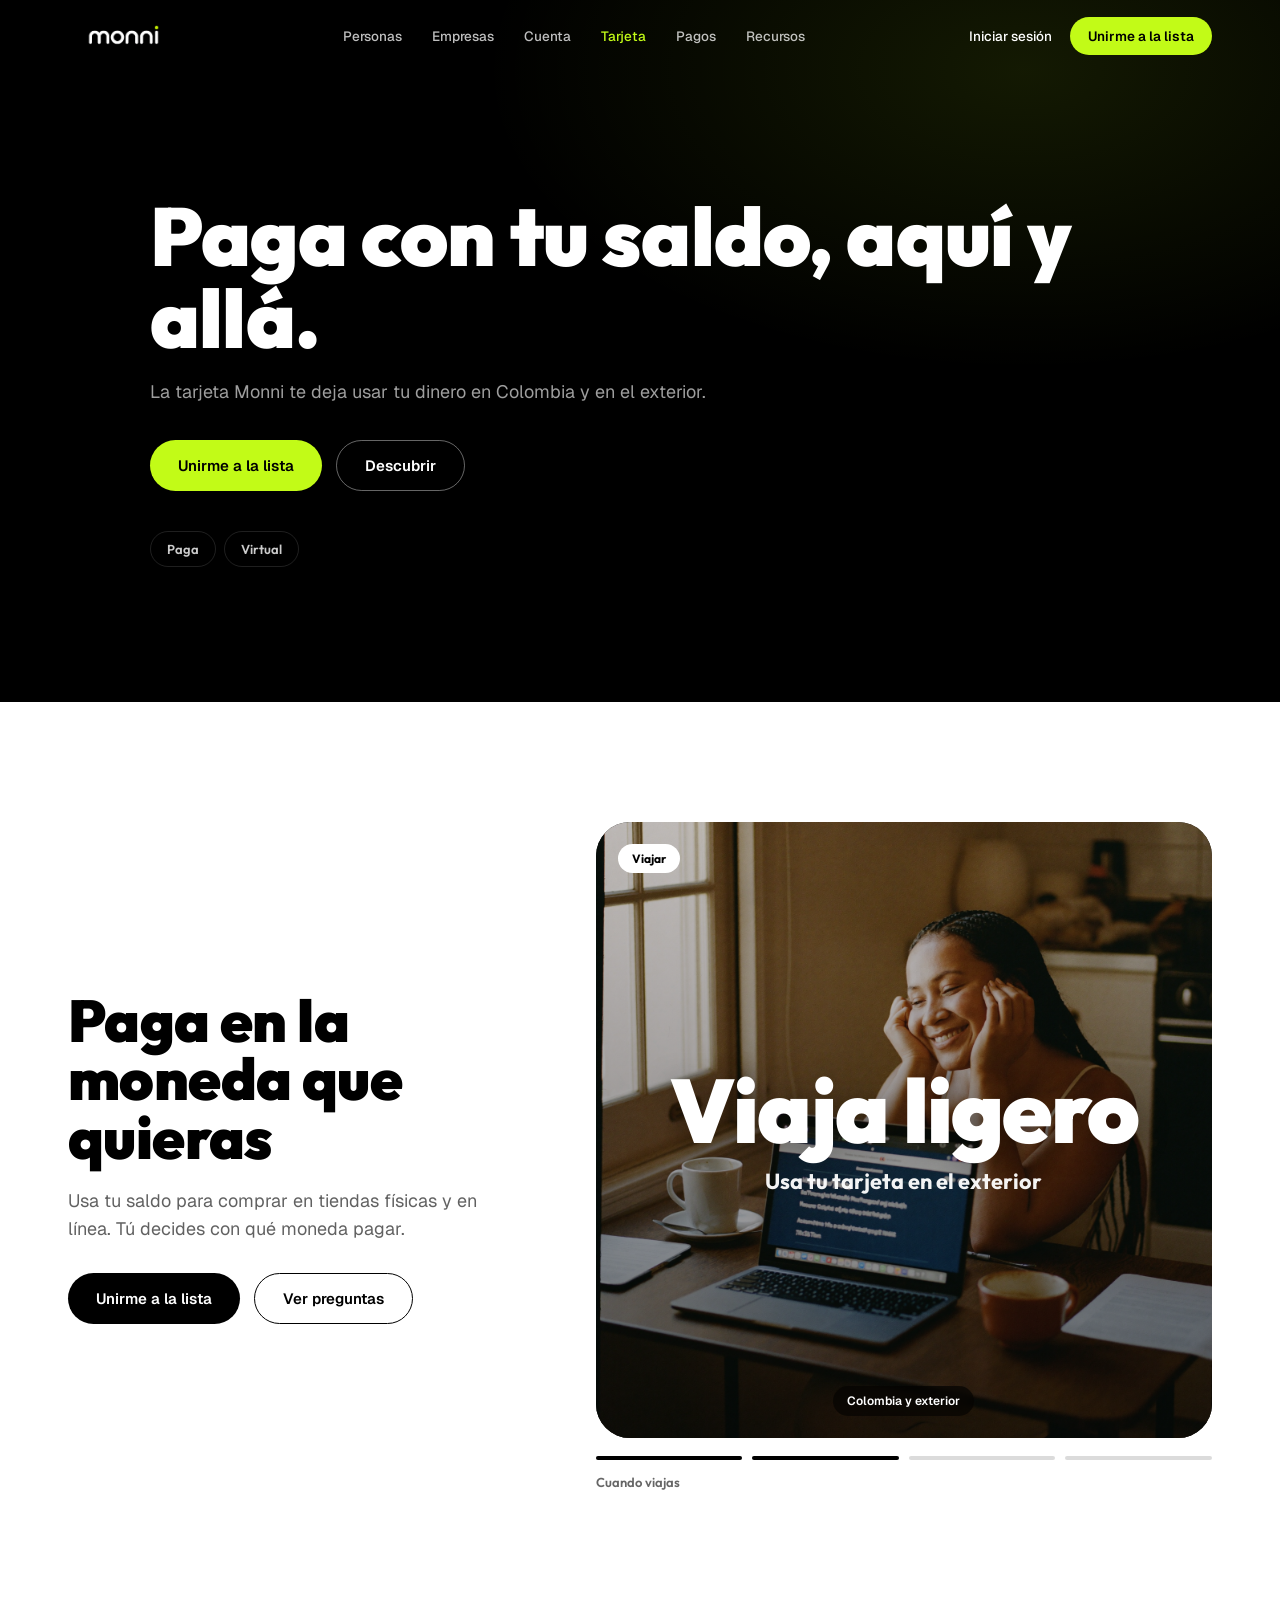
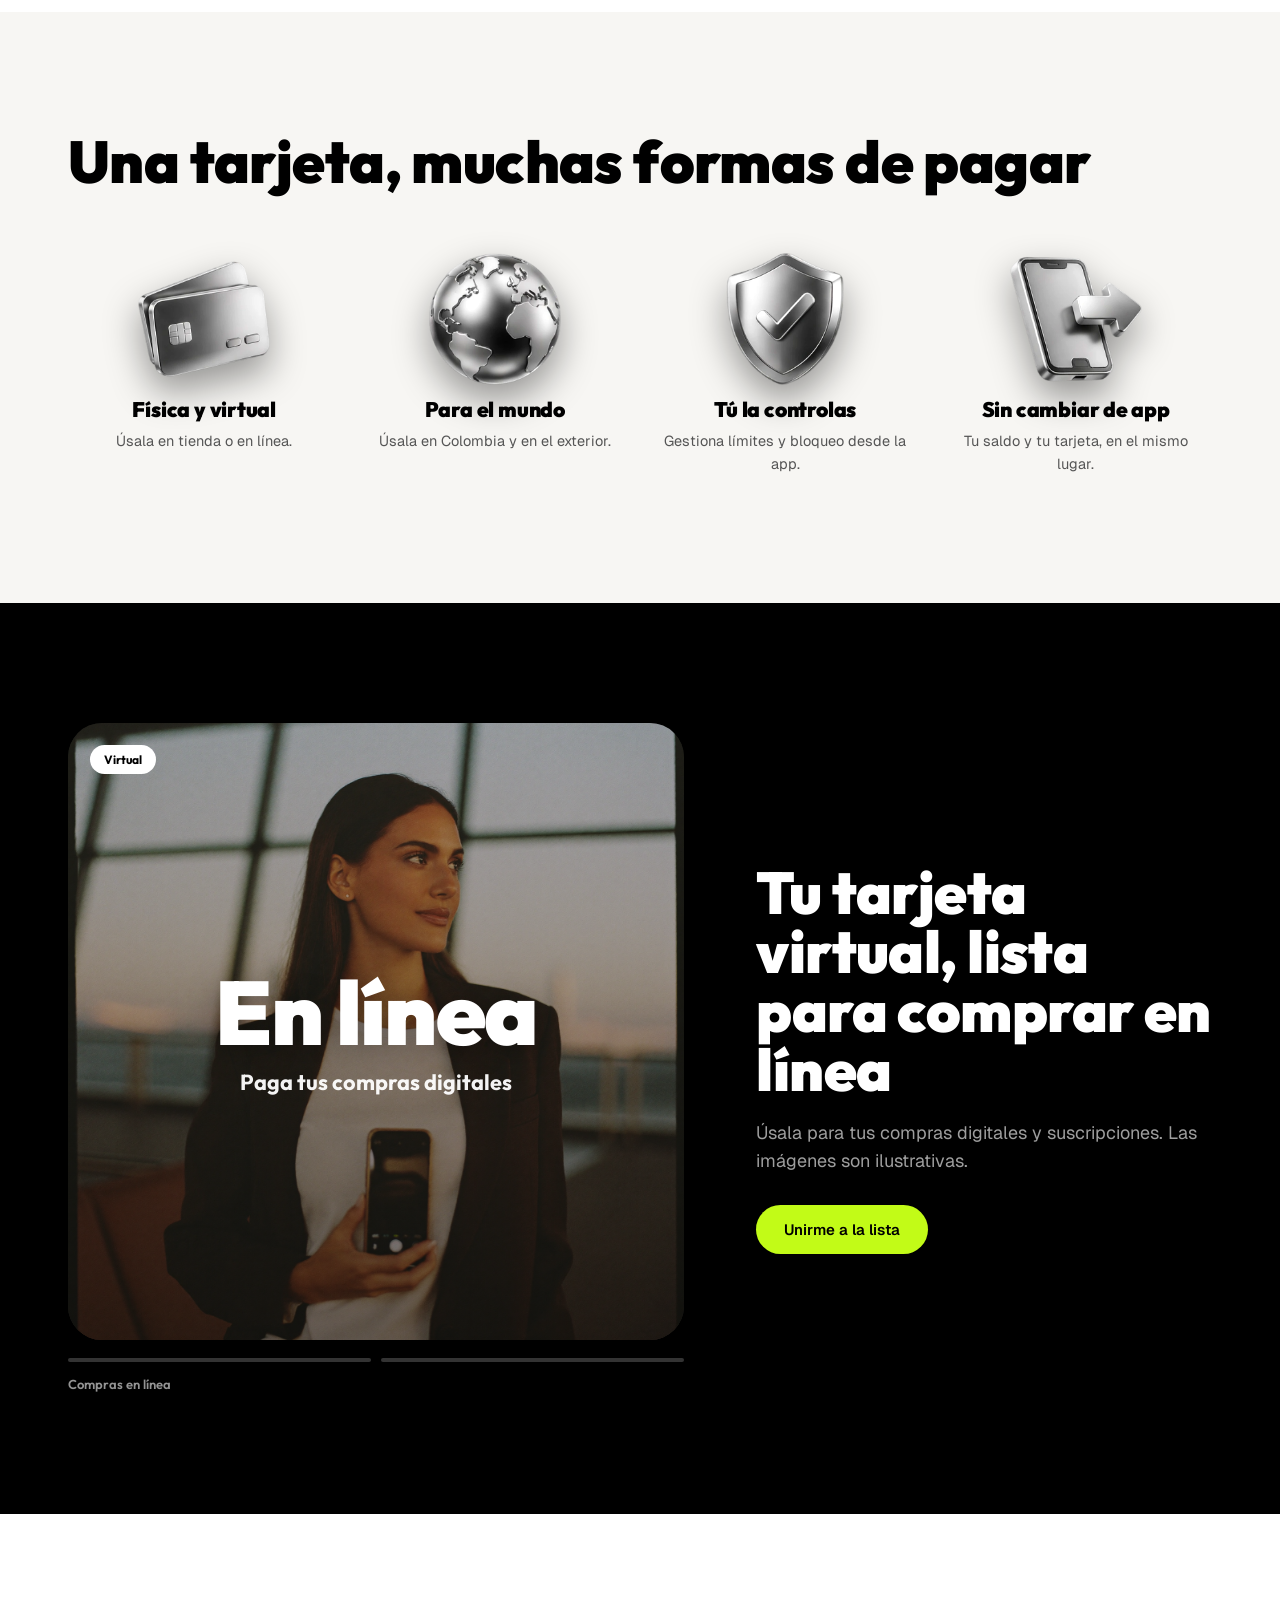
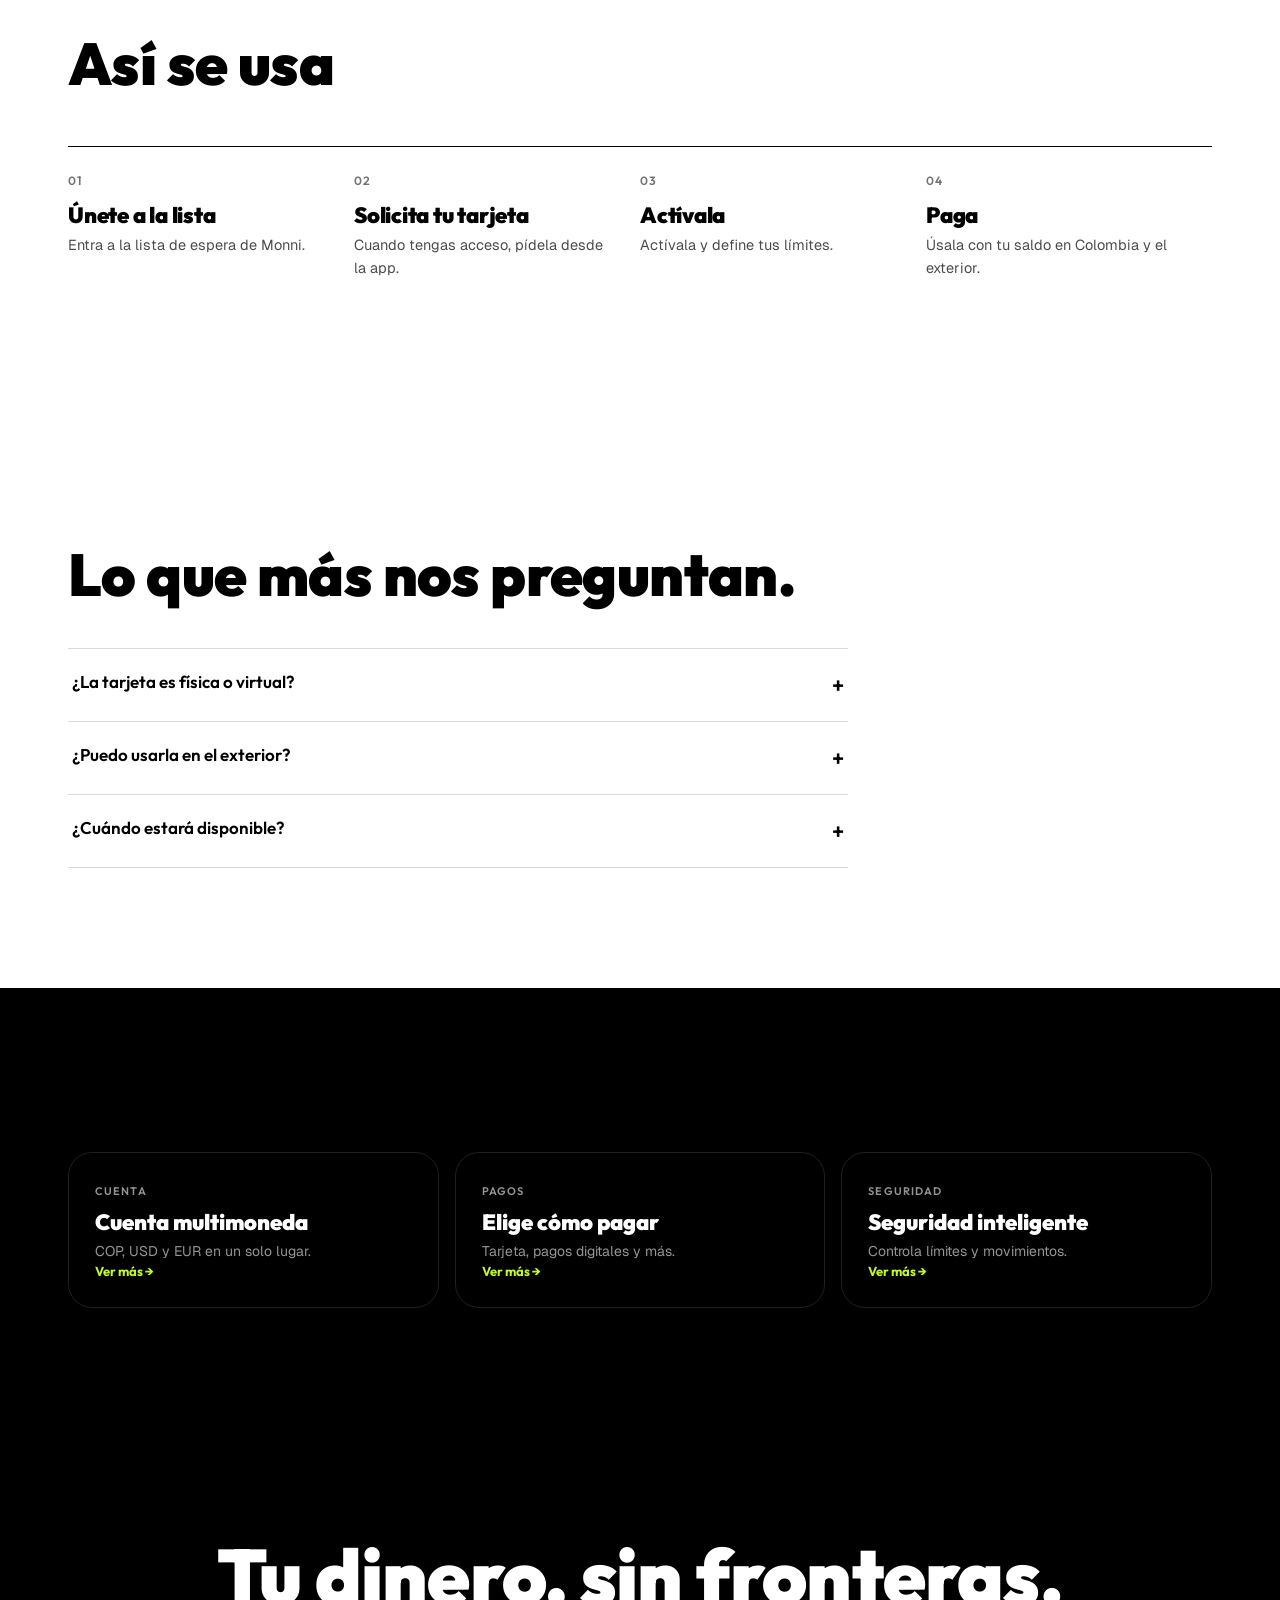
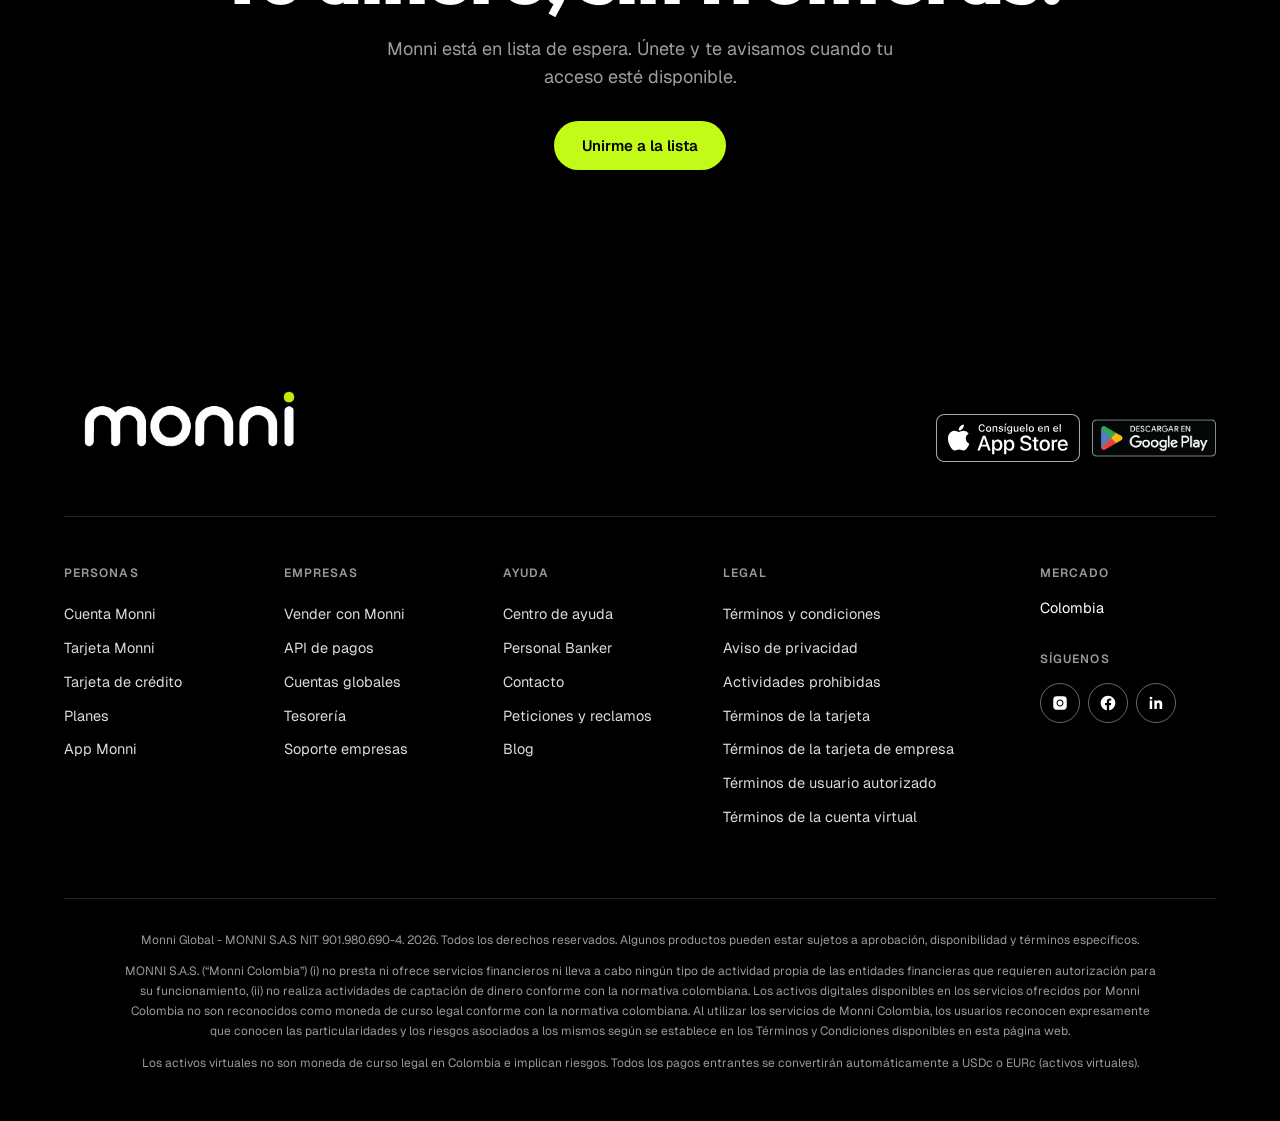
<file: tarjeta.html>
<!DOCTYPE html>
<html lang="es"><head><meta charset="UTF-8"><meta name="viewport" content="width=device-width, initial-scale=1">
<title>Tarjeta Monni — Monni</title><meta name="description" content="Tarjeta Monni: paga con tu saldo en Colombia y el exterior.">
<link rel="stylesheet" href="assets/css/home.css"><link rel="stylesheet" href="assets/css/pages.css"><link rel="stylesheet" href="assets/css/footer.css">
</head><body>
<header id="hdr"><div class="wrap nav"><a class="logo" href="index.html" aria-label="Monni"><img src="assets/logo/logo-white-transparent.png" alt="Monni"></a>
<nav class="nav-links" aria-label="Principal"><a href="personas.html">Personas</a><a href="empresas.html">Empresas</a><a href="cuenta.html">Cuenta</a><a href="tarjeta.html" class="cur">Tarjeta</a><a href="pagos.html">Pagos</a><a href="ayuda.html">Recursos</a></nav>
<div class="nav-r"><a class="login" href="#">Iniciar sesión</a><a class="btn btn-lima sm" href="index.html#lista">Unirme a la lista</a><button class="burger" id="burger" aria-label="Abrir menú"><span></span><span></span><span></span></button></div></div></header>
<div class="drawer" id="drawer"><a href="personas.html">Personas</a><a href="empresas.html">Empresas</a><a href="cuenta.html">Cuenta</a><a href="tarjeta.html" class="cur">Tarjeta</a><a href="pagos.html">Pagos</a><a href="ayuda.html">Recursos</a><a href="index.html#lista" class="btn btn-lima">Unirme a la lista</a></div>
<main id="main">
<section class="pg-hero dark"><div class="wrap"><h1>Paga con tu saldo, aquí y allá.</h1><p class="sub">La tarjeta Monni te deja usar tu dinero en Colombia y en el exterior.</p><div class="hero-cta"><a class="btn btn-lima" href="index.html#lista">Unirme a la lista</a><a class="btn btn-ghost" href="#paga">Descubrir</a></div><div class="pg-tabs"><a href="#paga">Paga</a><a href="#virtual">Virtual</a></div></div></section>
<section class="light" id="paga"><div class="wrap show">
  <div class="show-t reveal"><h2>Paga en la moneda que quieras</h2><p class="sub">Usa tu saldo para comprar en tiendas físicas y en línea. Tú decides con qué moneda pagar.</p><div class="hero-cta"><a class="btn btn-ink" href="index.html#lista">Unirme a la lista</a><a class="btn btn-line" href="ayuda.html">Ver preguntas</a></div></div>
  <div class="reveal"><div class="stage" role="group" aria-roledescription="carrusel" aria-label="Tarjeta"><div class="sl sl-card"><img class="cv" src="assets/img/cards/web/debito-verde.webp" alt="Tarjeta Monni" loading="lazy" decoding="async"><span class="smol" style="margin-top:26px">Tarjeta física Monni</span></div><div class="sl"><img class="bgi" src="assets/img/personas-comprar.png" alt="" loading="lazy" decoding="async"><span class="chip-t">Comprar</span><b class="big">Paga fácil</b><span class="smol">Compra en tiendas y en línea</span><div class="foot"><span>Con tu saldo</span></div></div><div class="sl"><img class="bgi" src="assets/img/personas-lifestyle.png" alt="" loading="lazy" decoding="async"><span class="chip-t">Viajar</span><b class="big">Viaja ligero</b><span class="smol">Usa tu tarjeta en el exterior</span><div class="foot"><span>Colombia y exterior</span></div></div><div class="sl sl-lima"><b class="big">COP · USD · EUR</b><span class="smol">Paga con el saldo que prefieras</span></div></div>
  <div class="tl" role="tablist" style="--d:5.5s"><button class="tl-b" aria-label="Ver imagen 1: Tu tarjeta Monni" data-cap="Tu tarjeta Monni"><i></i></button><button class="tl-b" aria-label="Ver imagen 2: En tu día a día" data-cap="En tu día a día"><i></i></button><button class="tl-b" aria-label="Ver imagen 3: Cuando viajas" data-cap="Cuando viajas"><i></i></button><button class="tl-b" aria-label="Ver imagen 4: Eliges la moneda" data-cap="Eliges la moneda"><i></i></button></div><div class="tl-cap" aria-live="off"></div></div>
  </div></section>
<section class="off"><div class="wrap"><div class="reveal"><h2>Una tarjeta, muchas formas de pagar</h2></div><div class="feat"><div class="ft reveal"><div class="fi"><img class="i3 " src="assets/icons3d/tarjeta.webp" alt="" width="64" height="64" loading="lazy" decoding="async"></div><h3>Física y virtual</h3><p>Úsala en tienda o en línea.</p></div><div class="ft reveal"><div class="fi"><img class="i3 " src="assets/icons3d/globo.webp" alt="" width="64" height="64" loading="lazy" decoding="async"></div><h3>Para el mundo</h3><p>Úsala en Colombia y en el exterior.</p></div><div class="ft reveal"><div class="fi"><img class="i3 " src="assets/icons3d/escudo.webp" alt="" width="64" height="64" loading="lazy" decoding="async"></div><h3>Tú la controlas</h3><p>Gestiona límites y bloqueo desde la app.</p></div><div class="ft reveal"><div class="fi"><img class="i3 " src="assets/icons3d/telefono.webp" alt="" width="64" height="64" loading="lazy" decoding="async"></div><h3>Sin cambiar de app</h3><p>Tu saldo y tu tarjeta, en el mismo lugar.</p></div></div></div></section>
<section class="dark" id="virtual"><div class="wrap show rev">
  <div class="show-t reveal"><h2>Tu tarjeta virtual, lista para comprar en línea</h2><p class="sub">Úsala para tus compras digitales y suscripciones. Las imágenes son ilustrativas.</p><div class="hero-cta"><a class="btn btn-lima" href="index.html#lista">Unirme a la lista</a></div></div>
  <div class="reveal"><div class="stage" role="group" aria-roledescription="carrusel" aria-label="Virtual"><div class="sl"><img class="bgi" src="assets/img/hero-main.png" alt="" loading="lazy" decoding="async"><span class="chip-t">Virtual</span><b class="big">En línea</b><span class="smol">Paga tus compras digitales</span></div><div class="sl sl-ui"><div class="phone"><div class="screen"><div class="scr on"><div class="lbl">Tarjeta</div><div class="amt">•••• 0000</div><div class="row"><span class="cur"><i class="dotc di"><img src="assets/icons3d/tarjeta.webp" alt="" width="22" height="22"></i>Tarjeta virtual</span><b>Activa</b></div><div class="row"><span class="cur"><i class="dotc di"><img src="assets/icons3d/escudo.webp" alt="" width="22" height="22"></i>Bloquear</span><b>Un toque</b></div><div class="row"><span class="cur"><i class="dotc di"><img src="assets/icons3d/barras.webp" alt="" width="22" height="22"></i>Límites</span><b>Tú eliges</b></div><div class="pill">Gestionar</div></div></div></div></div></div>
  <div class="tl" role="tablist" style="--d:5.5s"><button class="tl-b" aria-label="Ver imagen 1: Compras en línea" data-cap="Compras en línea"><i></i></button><button class="tl-b" aria-label="Ver imagen 2: Controla desde la app" data-cap="Controla desde la app"><i></i></button></div><div class="tl-cap" aria-live="off"></div></div>
  </div></section>
<section class="light"><div class="wrap"><h2 class="reveal">Así se usa</h2><div class="stp"><div class="sp reveal"><h3>Únete a la lista</h3><p>Entra a la lista de espera de Monni.</p></div><div class="sp reveal"><h3>Solicita tu tarjeta</h3><p>Cuando tengas acceso, pídela desde la app.</p></div><div class="sp reveal"><h3>Actívala</h3><p>Actívala y define tus límites.</p></div><div class="sp reveal"><h3>Paga</h3><p>Úsala con tu saldo en Colombia y el exterior.</p></div></div></div></section>
<section class="light"><div class="wrap"><h2>Lo que más nos preguntan.</h2><div class="faq"><details><summary>¿La tarjeta es física o virtual?<i>+</i></summary><p>Monni contempla ambas experiencias de pago.</p></details><details><summary>¿Puedo usarla en el exterior?<i>+</i></summary><p>Sí, la tarjeta Monni está pensada para pagar en Colombia y en el exterior.</p></details><details><summary>¿Cuándo estará disponible?<i>+</i></summary><p>Monni está en lista de espera. Únete y te avisamos cuando tu acceso esté disponible.</p></details></div></div></section>
<section class="dark"><div class="wrap"><div class="next"><a class="nx" href="cuenta.html"><small>Cuenta</small><b>Cuenta multimoneda</b><p>COP, USD y EUR en un solo lugar.</p><span>Ver más →</span></a><a class="nx" href="pagos.html"><small>Pagos</small><b>Elige cómo pagar</b><p>Tarjeta, pagos digitales y más.</p><span>Ver más →</span></a><a class="nx" href="seguridad.html"><small>Seguridad</small><b>Seguridad inteligente</b><p>Controla límites y movimientos.</p><span>Ver más →</span></a></div></div></section>
<section class="dark cta-band"><div class="wrap"><h2>Tu dinero, sin fronteras.</h2><p class="sub" style="margin:20px auto 0">Monni está en lista de espera. Únete y te avisamos cuando tu acceso esté disponible.</p><div class="hero-cta" style="margin-top:30px"><a class="btn btn-lima" href="index.html#lista">Unirme a la lista</a></div></div></section>
</main>
<footer class="ftr" data-tone="ink">
  <div class="ftr-wrap">
    <div class="ftr-top">
      <img class="ftr-mark" src="assets/logo/logo-white-transparent.png" alt="Monni" width="1024" height="1024" loading="lazy">
      <div class="ftr-apps">
        <a href="https://apps.apple.com/co/app/monni/id6786057674" rel="noopener"><img src="assets/badges/app-store-es.svg" alt="Descárgalo en el App Store" width="144" height="48" loading="lazy"></a>
        <a href="https://play.google.com/store/apps/details?id=com.monni.app" rel="noopener"><img src="assets/badges/google-play-es.png" alt="Descargar en Google Play" width="124" height="48" loading="lazy"></a>
      </div>
    </div>

    <div class="ftr-cols">
      <nav aria-label="Personas"><h4>Personas</h4>
        <a href="cuenta.html">Cuenta Monni</a><a href="tarjeta.html">Tarjeta Monni</a><a href="https://www.monni.global/tarjeta-credito">Tarjeta de crédito</a><a href="https://www.monni.global/billetera">Planes</a><a href="https://www.monni.global/app">App Monni</a>
      </nav>
      <nav aria-label="Empresas"><h4>Empresas</h4>
        <a href="empresas.html">Vender con Monni</a><a href="https://www.monni.global/empresas/pagos">API de pagos</a><a href="https://www.monni.global/empresas/cuentas">Cuentas globales</a><a href="https://www.monni.global/empresas/tesoreria">Tesorería</a><a href="https://www.monni.global/contacto">Soporte empresas</a>
      </nav>
      <nav aria-label="Ayuda"><h4>Ayuda</h4>
        <a href="ayuda.html">Centro de ayuda</a><a href="https://www.monni.global/personal-banker">Personal Banker</a><a href="https://www.monni.global/contacto">Contacto</a><a href="https://www.monni.global/contacto">Peticiones y reclamos</a><a href="https://www.monni.global/blog">Blog</a>
      </nav>
      <nav aria-label="Legal"><h4>Legal</h4>
        <a href="https://www.monni.global/terminos-y-condiciones">Términos y condiciones</a><a href="https://www.monni.global/politica-de-privacidad">Aviso de privacidad</a><a href="https://www.monni.global/actividades-prohibidas-tarjetas">Actividades prohibidas</a><a href="https://www.monni.global/legal/card-terms-consumer-international">Términos de la tarjeta</a><a href="https://www.monni.global/legal/card-terms-business-international">Términos de la tarjeta de empresa</a><a href="https://www.monni.global/legal/authorized-user-terms-business-international">Términos de usuario autorizado</a><a href="https://www.monni.global/legal/virtual-account-user-terms">Términos de la cuenta virtual</a>
      </nav>
      <div class="ftr-side">
        <h4>Mercado</h4><p>Colombia</p>
        <h4>Síguenos</h4>
        <div class="ftr-soc">
          <a href="https://www.instagram.com/monnibank/" aria-label="Instagram de Monni" rel="noopener"><img src="assets/icons/icon-instagram.svg" alt="" width="18" height="18"></a>
          <a href="https://www.facebook.com/monnibank" aria-label="Facebook de Monni" rel="noopener"><img src="assets/icons/icon-facebook.svg" alt="" width="18" height="18"></a>
          <a href="https://www.linkedin.com/company/monni-bank" aria-label="LinkedIn de Monni" rel="noopener"><svg viewBox="0 0 24 24" width="18" height="18" aria-hidden="true"><path fill="currentColor" d="M6.9 8.6H3.6V20h3.3zM5.3 3.5a1.9 1.9 0 1 0 0 3.8 1.9 1.9 0 0 0 0-3.8zM20.4 13.3c0-3.1-1.7-4.9-4.3-4.9-1.6 0-2.6.9-3 1.5V8.6H9.8V20h3.3v-5.9c0-1.5.5-2.6 1.9-2.6 1.4 0 1.8 1.1 1.8 2.6V20h3.3z"/></svg></a>
        </div>
      </div>
    </div>

    <div class="ftr-legal">
      <p>Monni Global - MONNI S.A.S NIT 901.980.690-4. 2026. Todos los derechos reservados. Algunos productos pueden estar sujetos a aprobación, disponibilidad y términos específicos.</p>
      <p>MONNI S.A.S. (“Monni Colombia”) (i) no presta ni ofrece servicios financieros ni lleva a cabo ningún tipo de actividad propia de las entidades financieras que requieren autorización para su funcionamiento, (ii) no realiza actividades de captación de dinero conforme con la normativa colombiana. Los activos digitales disponibles en los servicios ofrecidos por Monni Colombia no son reconocidos como moneda de curso legal conforme con la normativa colombiana. Al utilizar los servicios de Monni Colombia, los usuarios reconocen expresamente que conocen las particularidades y los riesgos asociados a los mismos según se establece en los Términos y Condiciones disponibles en esta página web.</p>
      <p>Los activos virtuales no son moneda de curso legal en Colombia e implican riesgos. Todos los pagos entrantes se convertirán automáticamente a USDc o EURc (activos virtuales).</p>
    </div>
  </div>
</footer>
<script src="assets/js/pages.js"></script></body></html>
</file>
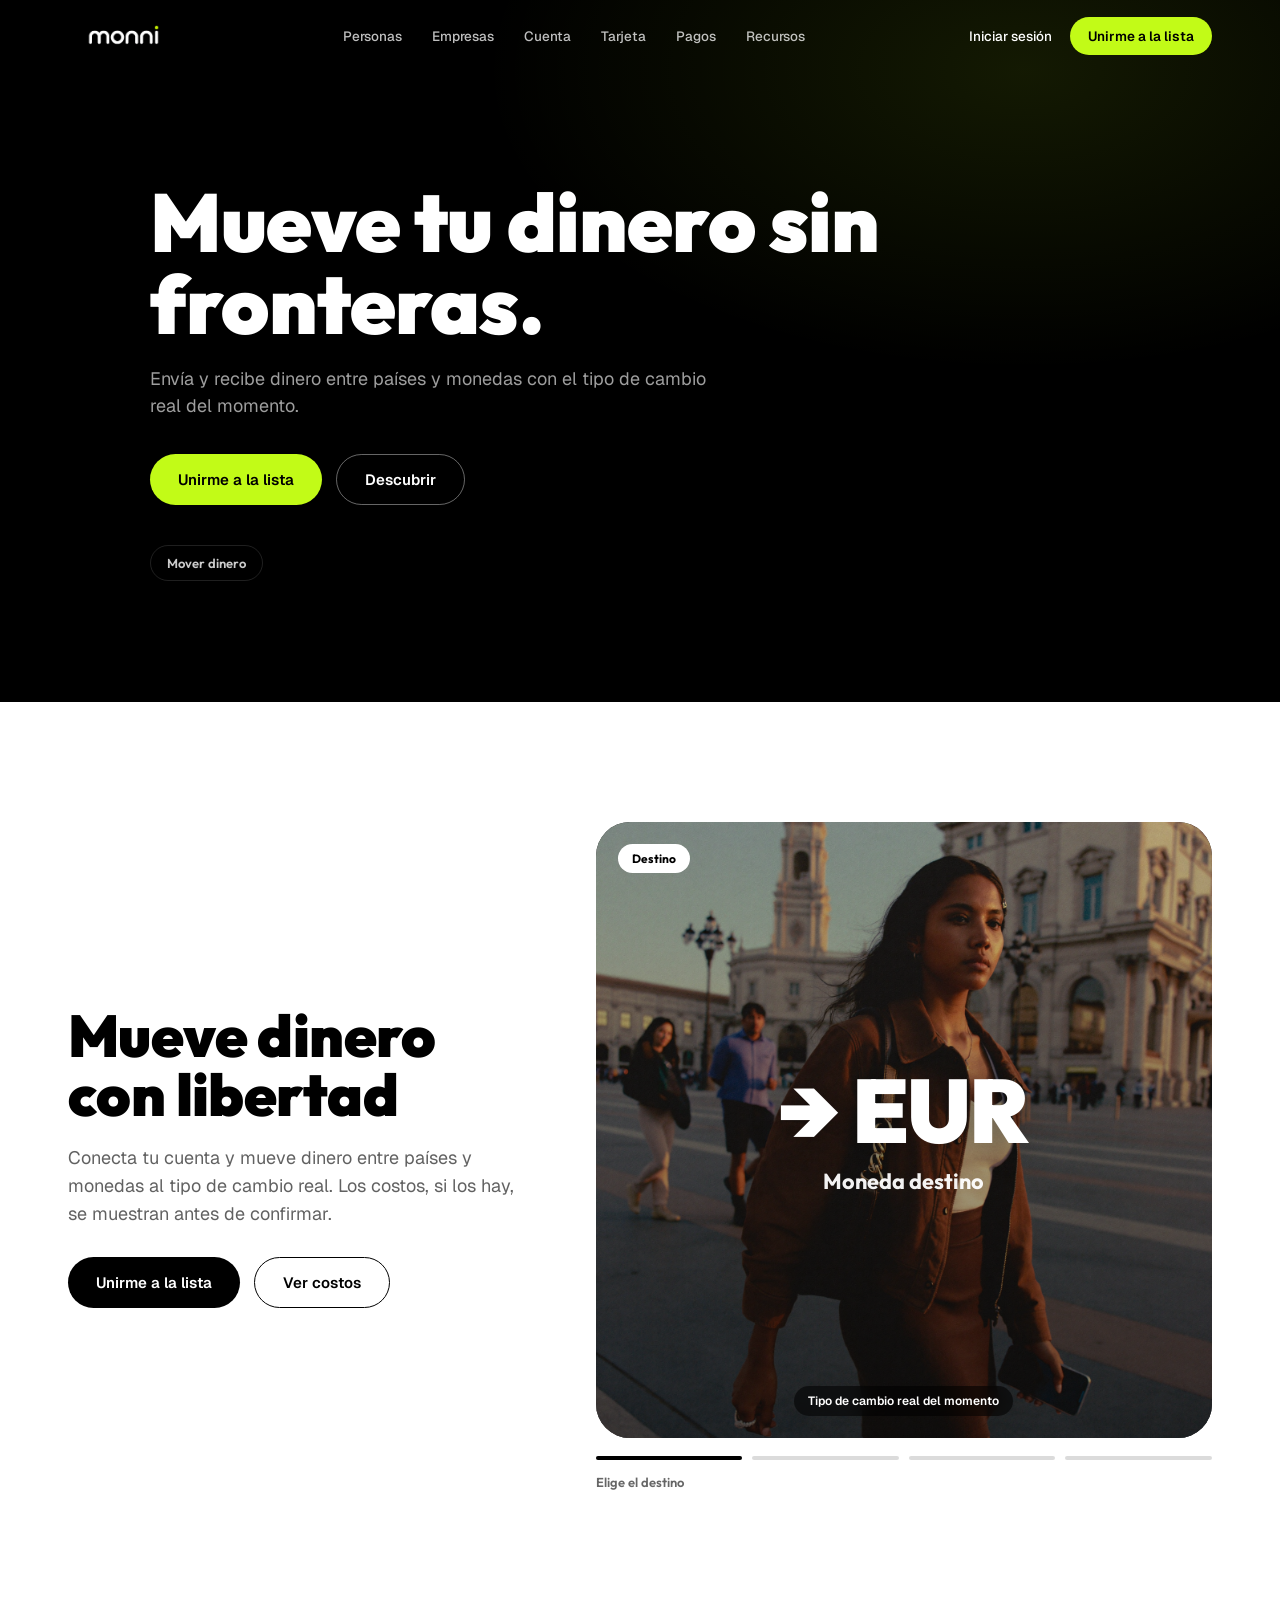
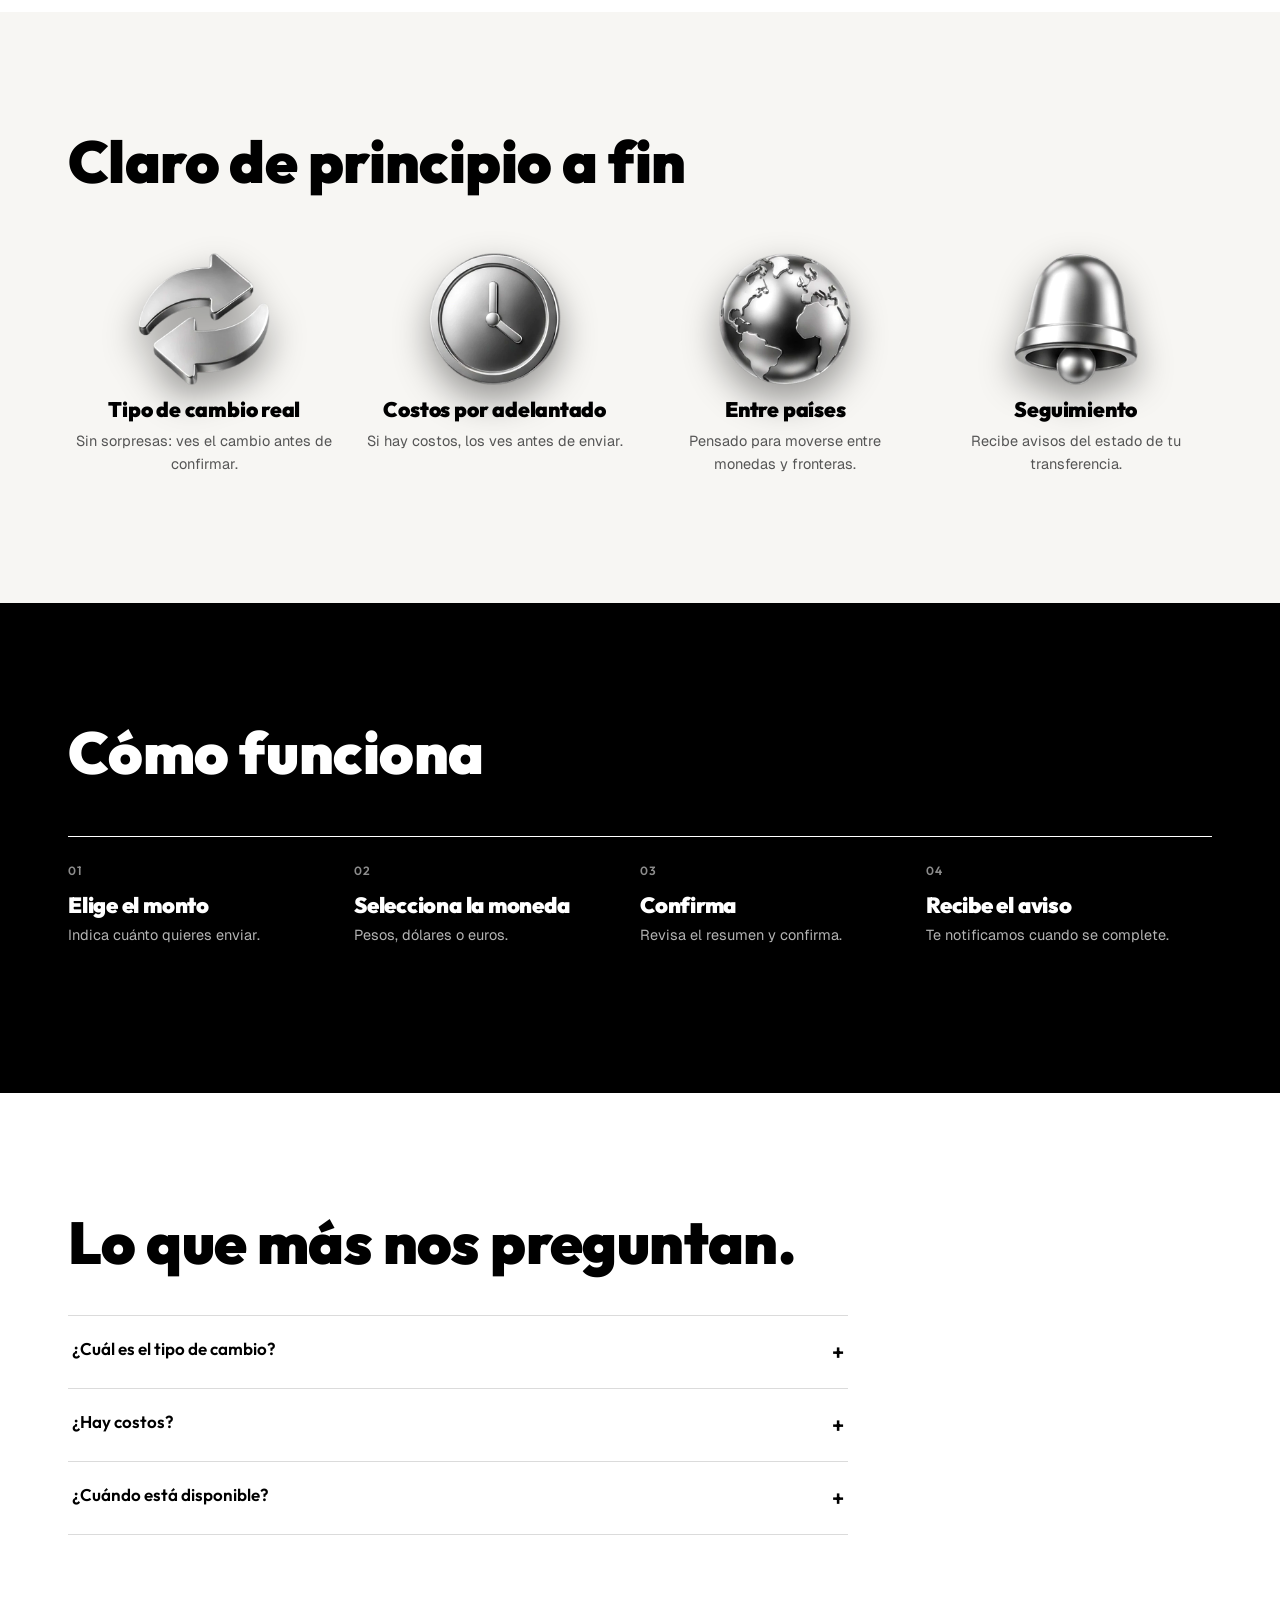
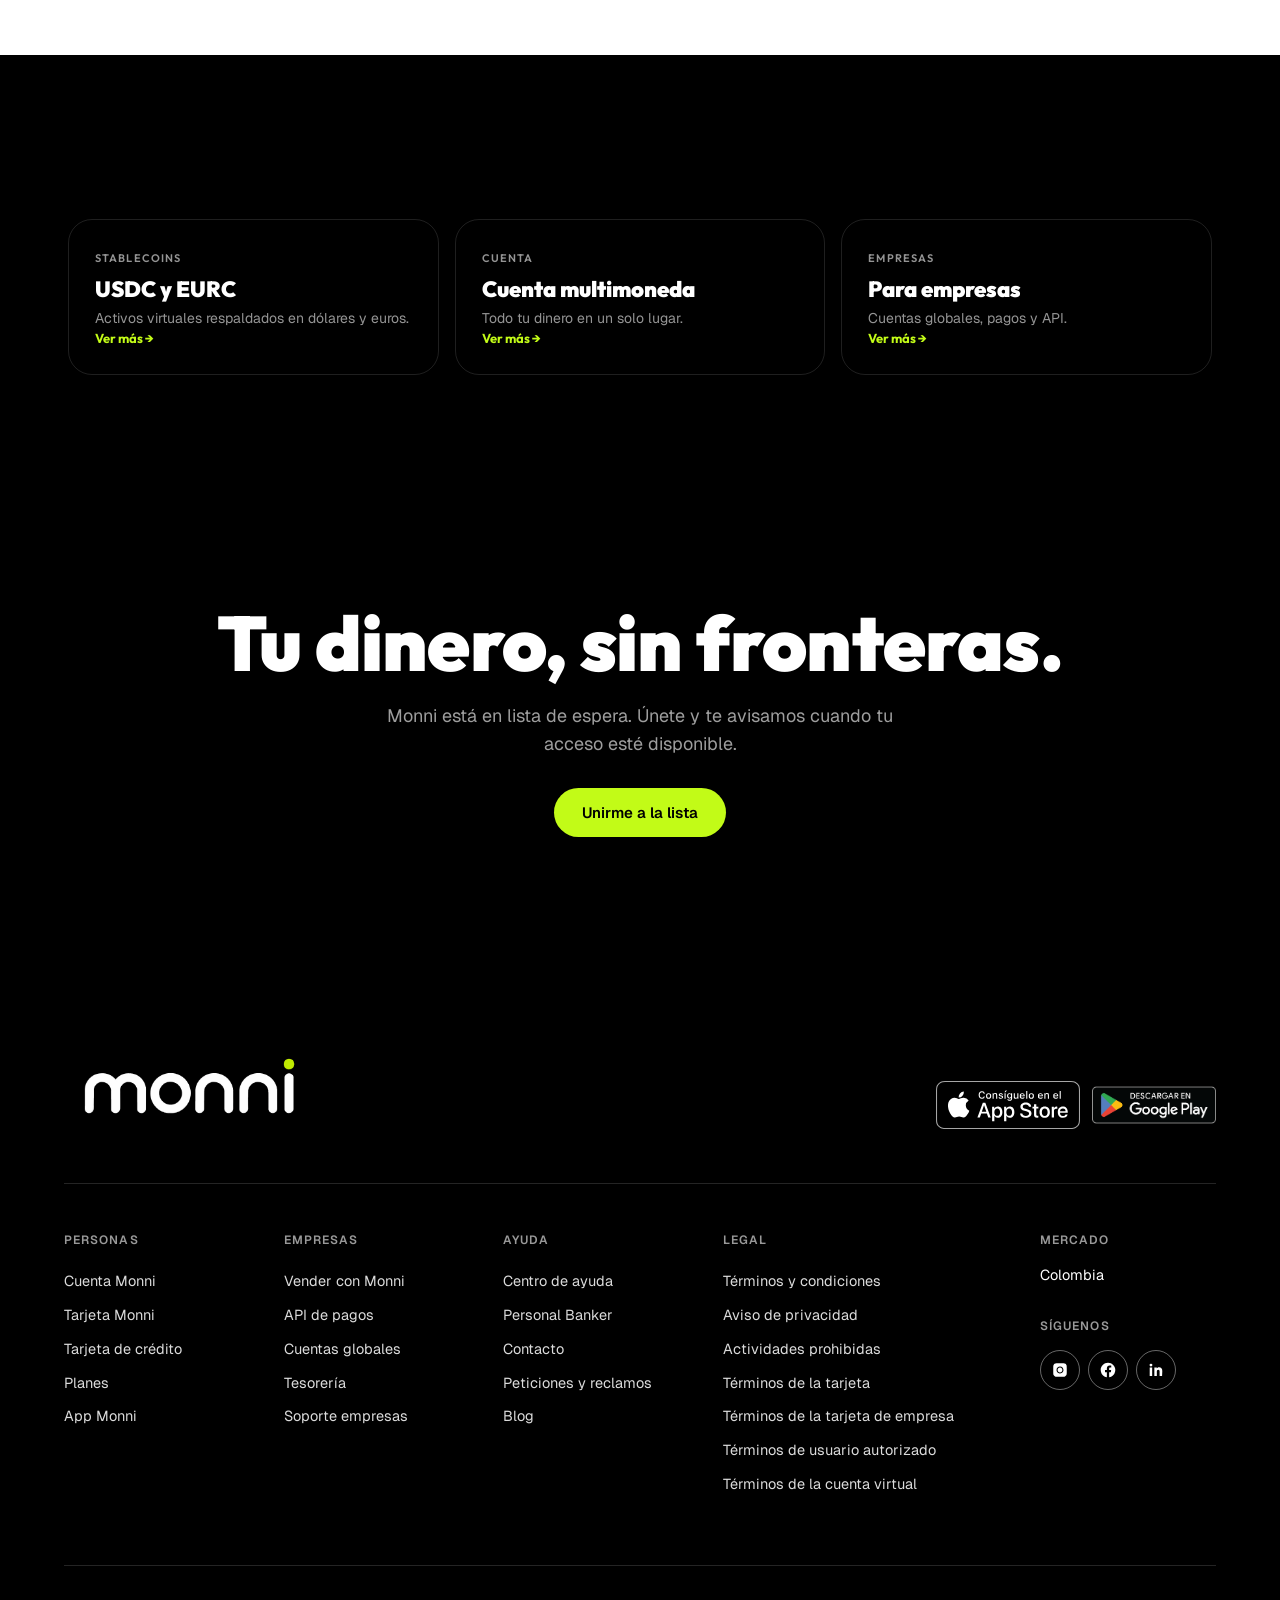
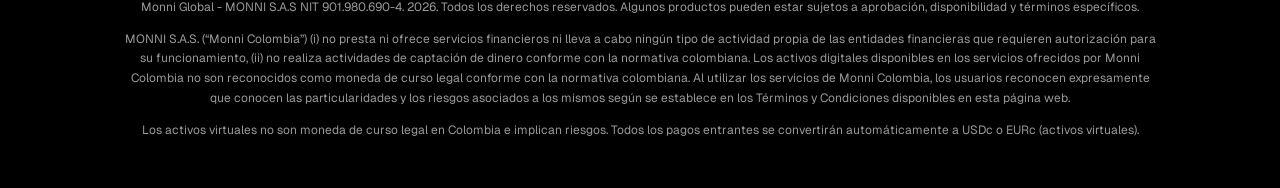
<file: transferencias.html>
<!DOCTYPE html>
<html lang="es"><head><meta charset="UTF-8"><meta name="viewport" content="width=device-width, initial-scale=1">
<title>Transferencias globales — Monni</title><meta name="description" content="Transferencias globales con Monni.">
<link rel="stylesheet" href="assets/css/home.css"><link rel="stylesheet" href="assets/css/pages.css"><link rel="stylesheet" href="assets/css/footer.css">
</head><body>
<header id="hdr"><div class="wrap nav"><a class="logo" href="index.html" aria-label="Monni"><img src="assets/logo/logo-white-transparent.png" alt="Monni"></a>
<nav class="nav-links" aria-label="Principal"><a href="personas.html">Personas</a><a href="empresas.html">Empresas</a><a href="cuenta.html">Cuenta</a><a href="tarjeta.html">Tarjeta</a><a href="pagos.html">Pagos</a><a href="ayuda.html">Recursos</a></nav>
<div class="nav-r"><a class="login" href="#">Iniciar sesión</a><a class="btn btn-lima sm" href="index.html#lista">Unirme a la lista</a><button class="burger" id="burger" aria-label="Abrir menú"><span></span><span></span><span></span></button></div></div></header>
<div class="drawer" id="drawer"><a href="personas.html">Personas</a><a href="empresas.html">Empresas</a><a href="cuenta.html">Cuenta</a><a href="tarjeta.html">Tarjeta</a><a href="pagos.html">Pagos</a><a href="ayuda.html">Recursos</a><a href="index.html#lista" class="btn btn-lima">Unirme a la lista</a></div>
<main id="main">
<section class="pg-hero dark"><div class="wrap"><h1>Mueve tu dinero sin fronteras.</h1><p class="sub">Envía y recibe dinero entre países y monedas con el tipo de cambio real del momento.</p><div class="hero-cta"><a class="btn btn-lima" href="index.html#lista">Unirme a la lista</a><a class="btn btn-ghost" href="#mover">Descubrir</a></div><div class="pg-tabs"><a href="#mover">Mover dinero</a></div></div></section>
<section class="light" id="mover"><div class="wrap show">
  <div class="show-t reveal"><h2>Mueve dinero con libertad</h2><p class="sub">Conecta tu cuenta y mueve dinero entre países y monedas al tipo de cambio real. Los costos, si los hay, se muestran antes de confirmar.</p><div class="hero-cta"><a class="btn btn-ink" href="index.html#lista">Unirme a la lista</a><a class="btn btn-line" href="ayuda.html">Ver costos</a></div></div>
  <div class="reveal"><div class="stage" role="group" aria-roledescription="carrusel" aria-label="Transferencias"><div class="sl"><img class="bgi" src="assets/img/city-nyc.png" alt="" loading="lazy" decoding="async"><span class="chip-t">Enviar</span><b class="big">$1.000</b><span class="smol">Monto de ejemplo</span><div class="foot"><span>USD</span><span>Demostración</span></div></div><div class="sl"><img class="bgi" src="assets/img/city-madrid.png" alt="" loading="lazy" decoding="async"><span class="chip-t">Destino</span><b class="big">→ EUR</b><span class="smol">Moneda destino</span><div class="foot"><span>Tipo de cambio real del momento</span></div></div><div class="sl sl-ui"><div class="phone"><div class="screen"><div class="scr on"><div class="lbl">Resumen</div><div class="amt">Listo</div><div class="row"><span class="cur"><i class="dotc">US</i>Envías</span><b>$1.000</b></div><div class="row"><span class="cur"><i class="dotc">EU</i>Reciben</span><b>ver al confirmar</b></div><div class="row"><span class="cur"><i class="dotc di"><img src="assets/icons3d/porcentaje.webp" alt="" width="22" height="22"></i>Costos</span><b>Siempre claros</b></div><div class="pill">Confirmar</div></div></div></div></div><div class="sl sl-lima"><b class="big"><img class="i3 xl" src="assets/icons3d/documento-check.webp" alt="" width="64" height="64" loading="lazy" decoding="async"></b><span class="smol">Enviado · te avisamos cuando llegue</span></div></div>
  <div class="tl" role="tablist" style="--d:5.5s"><button class="tl-b" aria-label="Ver imagen 1: Elige cuánto" data-cap="Elige cuánto"><i></i></button><button class="tl-b" aria-label="Ver imagen 2: Elige el destino" data-cap="Elige el destino"><i></i></button><button class="tl-b" aria-label="Ver imagen 3: Revisa y confirma" data-cap="Revisa y confirma"><i></i></button><button class="tl-b" aria-label="Ver imagen 4: Listo" data-cap="Listo"><i></i></button></div><div class="tl-cap" aria-live="off"></div></div>
  </div></section>
<section class="off"><div class="wrap"><div class="reveal"><h2>Claro de principio a fin</h2></div><div class="feat"><div class="ft reveal"><div class="fi"><img class="i3 " src="assets/icons3d/cambio.webp" alt="" width="64" height="64" loading="lazy" decoding="async"></div><h3>Tipo de cambio real</h3><p>Sin sorpresas: ves el cambio antes de confirmar.</p></div><div class="ft reveal"><div class="fi"><img class="i3 " src="assets/icons3d/reloj.webp" alt="" width="64" height="64" loading="lazy" decoding="async"></div><h3>Costos por adelantado</h3><p>Si hay costos, los ves antes de enviar.</p></div><div class="ft reveal"><div class="fi"><img class="i3 " src="assets/icons3d/globo.webp" alt="" width="64" height="64" loading="lazy" decoding="async"></div><h3>Entre países</h3><p>Pensado para moverse entre monedas y fronteras.</p></div><div class="ft reveal"><div class="fi"><img class="i3 " src="assets/icons3d/campana.webp" alt="" width="64" height="64" loading="lazy" decoding="async"></div><h3>Seguimiento</h3><p>Recibe avisos del estado de tu transferencia.</p></div></div></div></section>
<section class="dark"><div class="wrap"><h2 class="reveal">Cómo funciona</h2><div class="stp"><div class="sp reveal"><h3>Elige el monto</h3><p>Indica cuánto quieres enviar.</p></div><div class="sp reveal"><h3>Selecciona la moneda</h3><p>Pesos, dólares o euros.</p></div><div class="sp reveal"><h3>Confirma</h3><p>Revisa el resumen y confirma.</p></div><div class="sp reveal"><h3>Recibe el aviso</h3><p>Te notificamos cuando se complete.</p></div></div></div></section>
<section class="light"><div class="wrap"><h2>Lo que más nos preguntan.</h2><div class="faq"><details><summary>¿Cuál es el tipo de cambio?<i>+</i></summary><p>El real del momento. Lo ves antes de confirmar.</p></details><details><summary>¿Hay costos?<i>+</i></summary><p>Los costos, si existen, se muestran por adelantado.</p></details><details><summary>¿Cuándo está disponible?<i>+</i></summary><p>Monni está en lista de espera. Únete y te avisamos cuando tu acceso esté disponible.</p></details></div></div></section>
<section class="dark"><div class="wrap"><div class="next"><a class="nx" href="stablecoins.html"><small>Stablecoins</small><b>USDC y EURC</b><p>Activos virtuales respaldados en dólares y euros.</p><span>Ver más →</span></a><a class="nx" href="cuenta.html"><small>Cuenta</small><b>Cuenta multimoneda</b><p>Todo tu dinero en un solo lugar.</p><span>Ver más →</span></a><a class="nx" href="empresas.html"><small>Empresas</small><b>Para empresas</b><p>Cuentas globales, pagos y API.</p><span>Ver más →</span></a></div></div></section>
<section class="dark cta-band"><div class="wrap"><h2>Tu dinero, sin fronteras.</h2><p class="sub" style="margin:20px auto 0">Monni está en lista de espera. Únete y te avisamos cuando tu acceso esté disponible.</p><div class="hero-cta" style="margin-top:30px"><a class="btn btn-lima" href="index.html#lista">Unirme a la lista</a></div></div></section>
</main>
<footer class="ftr" data-tone="ink">
  <div class="ftr-wrap">
    <div class="ftr-top">
      <img class="ftr-mark" src="assets/logo/logo-white-transparent.png" alt="Monni" width="1024" height="1024" loading="lazy">
      <div class="ftr-apps">
        <a href="https://apps.apple.com/co/app/monni/id6786057674" rel="noopener"><img src="assets/badges/app-store-es.svg" alt="Descárgalo en el App Store" width="144" height="48" loading="lazy"></a>
        <a href="https://play.google.com/store/apps/details?id=com.monni.app" rel="noopener"><img src="assets/badges/google-play-es.png" alt="Descargar en Google Play" width="124" height="48" loading="lazy"></a>
      </div>
    </div>

    <div class="ftr-cols">
      <nav aria-label="Personas"><h4>Personas</h4>
        <a href="cuenta.html">Cuenta Monni</a><a href="tarjeta.html">Tarjeta Monni</a><a href="https://www.monni.global/tarjeta-credito">Tarjeta de crédito</a><a href="https://www.monni.global/billetera">Planes</a><a href="https://www.monni.global/app">App Monni</a>
      </nav>
      <nav aria-label="Empresas"><h4>Empresas</h4>
        <a href="empresas.html">Vender con Monni</a><a href="https://www.monni.global/empresas/pagos">API de pagos</a><a href="https://www.monni.global/empresas/cuentas">Cuentas globales</a><a href="https://www.monni.global/empresas/tesoreria">Tesorería</a><a href="https://www.monni.global/contacto">Soporte empresas</a>
      </nav>
      <nav aria-label="Ayuda"><h4>Ayuda</h4>
        <a href="ayuda.html">Centro de ayuda</a><a href="https://www.monni.global/personal-banker">Personal Banker</a><a href="https://www.monni.global/contacto">Contacto</a><a href="https://www.monni.global/contacto">Peticiones y reclamos</a><a href="https://www.monni.global/blog">Blog</a>
      </nav>
      <nav aria-label="Legal"><h4>Legal</h4>
        <a href="https://www.monni.global/terminos-y-condiciones">Términos y condiciones</a><a href="https://www.monni.global/politica-de-privacidad">Aviso de privacidad</a><a href="https://www.monni.global/actividades-prohibidas-tarjetas">Actividades prohibidas</a><a href="https://www.monni.global/legal/card-terms-consumer-international">Términos de la tarjeta</a><a href="https://www.monni.global/legal/card-terms-business-international">Términos de la tarjeta de empresa</a><a href="https://www.monni.global/legal/authorized-user-terms-business-international">Términos de usuario autorizado</a><a href="https://www.monni.global/legal/virtual-account-user-terms">Términos de la cuenta virtual</a>
      </nav>
      <div class="ftr-side">
        <h4>Mercado</h4><p>Colombia</p>
        <h4>Síguenos</h4>
        <div class="ftr-soc">
          <a href="https://www.instagram.com/monnibank/" aria-label="Instagram de Monni" rel="noopener"><img src="assets/icons/icon-instagram.svg" alt="" width="18" height="18"></a>
          <a href="https://www.facebook.com/monnibank" aria-label="Facebook de Monni" rel="noopener"><img src="assets/icons/icon-facebook.svg" alt="" width="18" height="18"></a>
          <a href="https://www.linkedin.com/company/monni-bank" aria-label="LinkedIn de Monni" rel="noopener"><svg viewBox="0 0 24 24" width="18" height="18" aria-hidden="true"><path fill="currentColor" d="M6.9 8.6H3.6V20h3.3zM5.3 3.5a1.9 1.9 0 1 0 0 3.8 1.9 1.9 0 0 0 0-3.8zM20.4 13.3c0-3.1-1.7-4.9-4.3-4.9-1.6 0-2.6.9-3 1.5V8.6H9.8V20h3.3v-5.9c0-1.5.5-2.6 1.9-2.6 1.4 0 1.8 1.1 1.8 2.6V20h3.3z"/></svg></a>
        </div>
      </div>
    </div>

    <div class="ftr-legal">
      <p>Monni Global - MONNI S.A.S NIT 901.980.690-4. 2026. Todos los derechos reservados. Algunos productos pueden estar sujetos a aprobación, disponibilidad y términos específicos.</p>
      <p>MONNI S.A.S. (“Monni Colombia”) (i) no presta ni ofrece servicios financieros ni lleva a cabo ningún tipo de actividad propia de las entidades financieras que requieren autorización para su funcionamiento, (ii) no realiza actividades de captación de dinero conforme con la normativa colombiana. Los activos digitales disponibles en los servicios ofrecidos por Monni Colombia no son reconocidos como moneda de curso legal conforme con la normativa colombiana. Al utilizar los servicios de Monni Colombia, los usuarios reconocen expresamente que conocen las particularidades y los riesgos asociados a los mismos según se establece en los Términos y Condiciones disponibles en esta página web.</p>
      <p>Los activos virtuales no son moneda de curso legal en Colombia e implican riesgos. Todos los pagos entrantes se convertirán automáticamente a USDc o EURc (activos virtuales).</p>
    </div>
  </div>
</footer>
<script src="assets/js/pages.js"></script></body></html>
</file>
<file: assets/css/home.css>
@import url("fonts.css");
@import url("colors.css");
@import url("typography.css");
@import url("spacing.css");
@import url("radii.css");
@import url("elevation.css");

/* MONNI HOME 2026 — narrativa negro/blanco. Tokens oficiales; verde = --monni-lima (#C2FB17). */
:root{ --ink:#000; --ink-2:#0c0c0c; --ink-3:#161616; --line-d:rgba(255,255,255,.12); --mute-d:rgba(255,255,255,.58); --off:#F7F6F3; --silver:linear-gradient(135deg,#f4f4f4,#9a9a9a 45%,#e9e9e9 70%,#7d7d7d); }
*{ box-sizing:border-box; margin:0; padding:0; }
html{ scroll-behavior:smooth; overflow-x:hidden; }
body{ font-family:var(--font-body); background:#000; color:#fff; -webkit-font-smoothing:antialiased; }
img,video,svg{ display:block; max-width:100%; }
a{ color:inherit; text-decoration:none; }
.wrap{ max-width:1240px; margin:0 auto; padding:0 48px; }
@media (max-width:760px){ .wrap{ padding:0 20px; } }
h1,h2,h3{ font-family:var(--font-display); font-weight:900; letter-spacing:-.01em; line-height:1; }
h1{ font-size:clamp(44px,6.4vw,88px); }
h2{ font-size:clamp(34px,4.6vw,60px); }
.eyebrow{ display:inline-flex; align-items:center; gap:8px; font:600 12px var(--font-display); letter-spacing:.09em; text-transform:uppercase; color:var(--mute-d); margin-bottom:20px; }
.eyebrow::before{ content:''; width:7px; height:7px; border-radius:50%; background:var(--monni-lima); }
/* Temas cromáticos: cada sección define --bg y --fg; todo lo demás se deriva de ellos (así la transición es coherente) */
.light,[data-theme="light"]{ --bg:rgb(255,255,255); --fg:rgb(0,0,0); --accent:#000; }
.off{ --bg:rgb(247,246,243); --fg:rgb(0,0,0); --accent:#000; }
.dark,.dark2,[data-theme="dark"]{ --bg:rgb(0,0,0); --fg:rgb(255,255,255); --accent:var(--monni-lima); }
.dark2{ --bg:rgb(12,12,12); }
[data-theme="lima"]{ --bg:rgb(194,251,23); --fg:rgb(0,0,0); --accent:#000; }
.light,.off,.dark,.dark2,[data-theme]{ --mute:color-mix(in srgb,var(--fg) 62%,transparent); --line:color-mix(in srgb,var(--fg) 14%,transparent); --line2:color-mix(in srgb,var(--fg) 40%,transparent); background:var(--bg); color:var(--fg); }
.light .eyebrow,.off .eyebrow{ color:#6a6a6a; } .light .eyebrow::before,.off .eyebrow::before{ background:#000; }
.sub{ font-size:18px; line-height:1.55; color:var(--mute); max-width:520px; margin-top:20px; }

section{ position:relative; padding:120px 0; overflow:hidden; }
@media (max-width:760px){ section{ padding:76px 0; } }

.btn{ display:inline-flex; align-items:center; gap:8px; font:600 15px var(--font-body); padding:15px 28px; border-radius:100px; border:0; cursor:pointer; transition:transform .18s ease, box-shadow .18s ease, background .18s; }
.btn:hover{ transform:translateY(-2px); } .btn:focus-visible,a:focus-visible,button:focus-visible{ outline:2px solid var(--monni-lima); outline-offset:3px; }
.btn-lima{ background:var(--monni-lima); color:#000; } .btn-lima:hover{ box-shadow:0 10px 30px rgba(194,251,23,.35); }
.btn-ghost{ background:transparent; color:#fff; border:1.5px solid rgba(255,255,255,.4); } .btn-ghost:hover{ border-color:#fff; }
.btn-ink{ background:#000; color:#fff; } .btn-line{ background:transparent; color:#000; border:1.5px solid #000; }
.sm{ padding:10px 18px; font-size:13.5px; }

/* NAV */
header{ position:fixed; inset:0 0 auto 0; z-index:100; height:72px; display:flex; align-items:center; transition:height .3s, background .3s, backdrop-filter .3s; }
header.scrolled{ height:58px; background:rgba(0,0,0,.72); backdrop-filter:blur(14px); border-bottom:1px solid var(--line-d); }
.nav{ display:flex; align-items:center; justify-content:space-between; width:100%; gap:24px; }
.logo img{ height:34px; width:110px; object-fit:cover; object-position:50% 51%; }
.nav-links{ display:flex; gap:30px; font:500 13.5px var(--font-body); } .nav-links a{ color:rgba(255,255,255,.75); transition:color .15s; } .nav-links a:hover{ color:var(--monni-lima); }
.nav-r{ display:flex; align-items:center; gap:18px; font:500 13.5px var(--font-body); }
.burger{ display:none; background:none; border:0; width:40px; height:40px; cursor:pointer; flex-direction:column; justify-content:center; gap:5px; } .burger span{ display:block; height:2px; background:#fff; width:22px; margin:0 auto; }
.drawer{ position:fixed; inset:0 0 0 auto; width:min(320px,86vw); background:#000; z-index:120; transform:translateX(100%); transition:transform .35s ease; padding:90px 28px; display:flex; flex-direction:column; gap:20px; font:600 20px var(--font-display); border-left:1px solid var(--line-d); } .drawer.open{ transform:none; }
@media (max-width:980px){ .nav-links,.nav-r .login{ display:none; } .burger{ display:flex; } }

/* HERO */
.hero{ min-height:100vh; padding:130px 0 70px; display:flex; align-items:center; }
.hero-grid{ display:grid; grid-template-columns:1.05fr .95fr; gap:40px; align-items:center; }
.hero h1 span{ display:block; } .hero .sub{ max-width:470px; }
.hero-cta{ display:flex; gap:14px; margin-top:34px; flex-wrap:wrap; }
.hero-stage{ position:relative; height:620px; perspective:1400px; }
.hero-card{ position:absolute; left:2%; top:0; width:310px; transform-style:preserve-3d; }
.hero-card video{ width:100%; border-radius:24px; }
.hero-phone{ position:absolute; right:0; bottom:-10px; z-index:2; }
.glow{ position:absolute; left:20%; top:20%; width:380px; height:380px; background:radial-gradient(circle,rgba(194,251,23,.16),transparent 65%); filter:blur(30px); pointer-events:none; }
@media (max-width:980px){ .hero-grid{ grid-template-columns:1fr; } .hero-stage{ height:520px; } .hero-card{ width:240px; left:4%; } }
@media (max-width:520px){ .hero-stage{ height:430px; } .hero-card{ width:190px; } }

/* PHONE (reutilizable) */
.phone{ width:244px; height:496px; background:#0a0a0a; border:1px solid #2a2a2a; border-radius:40px; padding:10px; box-shadow:0 30px 60px rgba(0,0,0,.45); position:relative; }
.phone.lg{ width:290px; height:590px; border-radius:46px; }
.light .phone,.off .phone{ box-shadow:0 30px 60px rgba(0,0,0,.25); }
.screen{ width:100%; height:100%; border-radius:32px; background:linear-gradient(170deg,#171717,#050505); overflow:hidden; position:relative; padding:34px 16px 16px; }
.screen::before{ content:''; position:absolute; top:12px; left:50%; width:54px; height:5px; margin-left:-27px; background:rgba(255,255,255,.18); border-radius:9px; }
.scr{ position:absolute; inset:34px 16px 16px; opacity:0; display:flex; flex-direction:column; gap:10px; } .scr.on{ opacity:1; }
.lbl{ font-size:11.5px; color:rgba(255,255,255,.5); } .amt{ font:900 30px var(--font-display); margin-top:2px; }
.row{ display:flex; justify-content:space-between; align-items:center; background:rgba(255,255,255,.07); border-radius:14px; padding:12px 14px; font-size:12.5px; }
.row b{ font:900 13.5px var(--font-display); } .row .cur{ display:flex; align-items:center; gap:8px; color:rgba(255,255,255,.75); }
.dotc{ width:22px; height:22px; border-radius:50%; background:#fff; color:#000; font:900 9px var(--font-display); display:grid; place-items:center; }
.pill{ margin-top:auto; background:var(--monni-lima); color:#000; text-align:center; padding:12px; border-radius:100px; font:900 13px var(--font-display); }
.notif{ background:rgba(194,251,23,.12); border:1px solid rgba(194,251,23,.4); border-radius:16px; padding:14px; font-size:12.5px; line-height:1.4; }
.pos{ color:var(--monni-lima); }

/* BENEFICIOS */
.benefits{ padding:90px 0; border-top:1px solid var(--line-d); }
.b-grid{ display:grid; grid-template-columns:repeat(4,1fr); gap:34px; }
.b-item{ border-top:1px solid var(--line-d); padding-top:24px; } .b-item .n{ font:600 12px var(--font-display); color:var(--mute-d); letter-spacing:.1em; }
.fi{ width:64px; height:64px; margin:18px 0 14px; display:grid; place-items:center; }
.i3{ width:64px; height:64px; object-fit:contain; display:block; filter:drop-shadow(0 10px 14px rgba(0,0,0,.28)); transition:transform .6s cubic-bezier(.2,.7,.2,1), filter .6s; will-change:transform; }
.i3.s{ width:48px; height:48px; margin-bottom:12px; }
.b-item:hover .i3,.ft:hover .i3,.sm-i:hover .i3,.i3:hover{ transform:translateY(-4px) rotate(-5deg) scale(1.06); filter:drop-shadow(0 14px 18px rgba(0,0,0,.35)) brightness(1.14) contrast(1.06); }
.i3-pend{ width:64px; height:64px; border:1.5px dashed currentColor; border-radius:14px; display:grid; place-items:center; font:700 8px var(--font-display); letter-spacing:.06em; text-align:center; opacity:.6; line-height:1.2; }
.b-item h3{ font-size:20px; margin-bottom:8px; } .b-item p{ font-size:14.5px; color:var(--mute-d); line-height:1.5; }
@media (max-width:900px){ .b-grid{ grid-template-columns:1fr 1fr; } } @media (max-width:520px){ .b-grid{ grid-template-columns:1fr; } }

/* PIN SECTIONS */
.pin{ padding:0; min-height:100vh; display:flex; align-items:center; }
.pin-grid{ display:grid; grid-template-columns:1fr 1fr; gap:60px; align-items:center; width:100%; padding:90px 0; }
.pin-phone{ display:flex; justify-content:center; }
.steps{ list-style:none; margin-top:36px; display:flex; flex-direction:column; gap:4px; }
.steps li{ font:600 15px var(--font-display); padding:10px 0; color:#b8b8b8; border-bottom:1px solid #e6e6e6; display:flex; gap:12px; transition:color .3s; } .steps li i{ font-style:normal; color:#cfcfcf; } .steps li.on{ color:#000; } .steps li.on i{ color:#000; }
@media (max-width:900px){ .pin-grid{ grid-template-columns:1fr; gap:30px; padding:90px 0 40px; } .pin-phone{ order:2; } }

/* MULTIMONEDA */
.layers{ position:relative; height:420px; max-width:520px; margin:0 auto; }
.layer{ position:absolute; left:50%; width:300px; height:150px; margin-left:-150px; border-radius:26px; padding:22px; display:flex; flex-direction:column; justify-content:space-between; border:1px solid var(--line-d); }
.layer b{ font:900 40px var(--font-display); } .layer small{ color:var(--mute-d); font-size:12px; }
.l1{ background:#1a1a1a; top:20px; } .l2{ background:#222; top:140px; } .l3{ background:var(--monni-lima); color:#000; top:260px; } .l3 small{ color:#333; }
.flow{ position:absolute; left:50%; top:0; width:2px; height:100%; margin-left:-1px; background:linear-gradient(var(--monni-lima),transparent); opacity:.6; z-index:-1; }
.two{ display:grid; grid-template-columns:1fr 1fr; gap:70px; align-items:center; } @media (max-width:900px){ .two{ grid-template-columns:1fr; gap:44px; } }
.checks{ list-style:none; margin:28px 0 34px; display:grid; gap:10px; font-size:15.5px; } .checks li::before{ content:'→ '; color:var(--monni-lima); }

/* TRANSFER DEMO */
.tr-panel{ background:#fff; color:#000; border:1px solid #e3e3e3; border-radius:28px; padding:26px; box-shadow:0 30px 60px rgba(0,0,0,.12); max-width:480px; width:100%; margin:0 auto; position:relative; min-height:430px; }
.tr-panel h4{ font:900 15px var(--font-display); margin-bottom:16px; }
.field{ border:1px solid #e3e3e3; border-radius:16px; padding:14px 16px; margin-bottom:12px; display:flex; justify-content:space-between; align-items:center; } .field small{ display:block; font-size:11px; color:#777; margin-bottom:3px; } .field b{ font:900 22px var(--font-display); }
.chips{ display:flex; gap:8px; } .chip{ padding:7px 14px; border-radius:100px; border:1.5px solid #ddd; font:700 12.5px var(--font-display); transition:all .25s; } .chip.on{ background:#000; color:#fff; border-color:#000; }
.tr-meta{ font-size:13px; color:#555; display:grid; gap:7px; margin-top:6px; } .tr-meta div{ display:flex; justify-content:space-between; } .tr-meta b{ color:#000; }
.tr-done{ position:absolute; inset:0; border-radius:28px; background:#000; color:#fff; display:flex; flex-direction:column; align-items:center; justify-content:center; gap:12px; opacity:0; text-align:center; padding:30px; } .tr-done .ok{ width:64px; height:64px; border-radius:50%; background:var(--monni-lima); display:grid; place-items:center; } .tr-done svg{ width:30px; stroke:#000; fill:none; stroke-width:3; stroke-linecap:round; stroke-linejoin:round; }
.demo-note{ font-size:11.5px; color:#8a8a8a; margin-top:14px; }

/* GLOBAL MAP */
.map{ position:relative; max-width:980px; margin:56px auto 0; } .map svg{ width:100%; height:auto; overflow:visible; }
.nodeL{ font:600 12px var(--font-display); letter-spacing:.1em; fill:#fff; } .land{ fill:#fff; opacity:.14; }
.confirm{ position:absolute; font:600 12px var(--font-body); background:var(--monni-lima); color:#000; padding:7px 14px; border-radius:100px; opacity:0; pointer-events:none; white-space:nowrap; }

/* TARJETA */
.cardstage{ position:relative; height:560px; perspective:1500px; display:grid; place-items:center; }
.flip{ width:250px; height:400px; position:relative; transform-style:preserve-3d; }
.face{ position:absolute; inset:0; backface-visibility:hidden; border-radius:22px; overflow:hidden; box-shadow:0 30px 60px rgba(0,0,0,.35); }
.face img{ width:100%; height:100%; object-fit:cover; }
.back{ transform:rotateY(180deg); background:linear-gradient(160deg,#1b1b1b,#050505); color:#fff; padding:26px 20px; display:flex; flex-direction:column; gap:10px; }
.back .strip{ height:46px; background:#000; margin:6px -20px 16px; } .back .sig{ height:34px; background:#e8e8e8; border-radius:6px; } .back small{ color:rgba(255,255,255,.5); font-size:11px; margin-top:auto; }
.virtual{ position:absolute; right:2%; top:70px; width:200px; height:126px; border-radius:16px; background:linear-gradient(135deg,#2a2a2a,#0a0a0a); border:1px solid #3a3a3a; padding:16px; display:flex; flex-direction:column; justify-content:space-between; font:900 13px var(--font-display); opacity:0; color:#fff; } .virtual small{ font:500 10.5px var(--font-body); color:#aaa; }
.tag{ position:absolute; font:700 12px var(--font-display); background:#000; color:#fff; border-radius:100px; padding:8px 14px; opacity:0; } .tag.l{ background:var(--monni-lima); color:#000; }
.pays{ display:flex; gap:10px; margin-top:26px; flex-wrap:wrap; } .pays span{ border:1.5px solid #000; border-radius:100px; padding:9px 18px; font:700 13.5px var(--font-display); }

/* PAGOS */
.pm-grid{ display:grid; grid-template-columns:1.2fr 1fr 1fr; gap:18px; margin-top:56px; } @media (max-width:900px){ .pm-grid{ grid-template-columns:1fr; } }
.pm{ background:var(--ink-3); border:1px solid var(--line-d); border-radius:28px; padding:28px; min-height:420px; position:relative; overflow:hidden; transition:transform .35s ease, border-color .3s; display:flex; flex-direction:column; } .pm:hover{ transform:scale(1.02); border-color:rgba(194,251,23,.5); }
.pm .n{ font:600 12px var(--font-display); color:var(--mute-d); letter-spacing:.1em; } .pm h3{ font-size:24px; margin:10px 0 8px; } .pm p{ font-size:14.5px; color:var(--mute-d); line-height:1.5; }
.pm .vis{ margin-top:auto; transition:transform .5s ease; } .pm:hover .vis{ transform:translateY(-10px) scale(1.04); } .pm .txt{ transition:transform .35s; } .pm:hover .txt{ transform:translateY(-4px); }
.mini-card{ width:170px; margin:20px auto 0; border-radius:16px; overflow:hidden; transform:rotate(-8deg); } .big-pay{ font:900 40px var(--font-display); text-align:center; color:#fff; letter-spacing:-.02em; margin-top:30px; } .big-pay span{ display:block; font:500 13px var(--font-body); color:var(--mute-d); letter-spacing:0; margin-top:6px; }
.vcard{ border-radius:18px; background:linear-gradient(135deg,#333,#0b0b0b); border:1px solid #444; padding:18px; height:150px; display:flex; flex-direction:column; justify-content:space-between; font:900 14px var(--font-display); } .vcard small{ font:500 11px var(--font-body); color:#bbb; }

/* STABLECOINS */
.sc{ display:grid; grid-template-columns:repeat(5,auto); justify-content:center; align-items:center; gap:14px; margin:56px 0 24px; font:900 clamp(15px,2vw,22px) var(--font-display); }
.scn{ border:1.5px solid #000; border-radius:100px; padding:14px 26px; background:#fff; } .scn.d{ background:#000; color:#fff; } .arrow{ width:60px; height:2px; background:#000; position:relative; } .arrow::after{ content:''; position:absolute; top:-3px; left:0; width:8px; height:8px; border-radius:50%; background:var(--monni-lima); border:1.5px solid #000; animation:run 2s linear infinite; }
@keyframes run{ to{ left:calc(100% - 8px); } }
@media (max-width:760px){ .sc{ grid-template-columns:1fr; justify-items:center; } .arrow{ width:2px; height:34px; } .arrow::after{ left:-3px; top:0; animation:runv 2s linear infinite; } @keyframes runv{ to{ top:calc(100% - 8px); } } }
.sc-note{ text-align:center; color:#666; font-size:13.5px; max-width:560px; margin:0 auto; line-height:1.55; }

/* PERSONAS */
.ph-grid{ display:grid; grid-template-columns:repeat(3,1fr); gap:20px; margin-top:56px; } @media (max-width:900px){ .ph-grid{ display:flex; overflow-x:auto; scroll-snap-type:x mandatory; gap:14px; margin-right:-20px; padding-right:20px; } .ph{ flex:0 0 78%; scroll-snap-align:start; } }
.ph{ position:relative; border-radius:24px; overflow:hidden; aspect-ratio:3/4; background:#111; } .ph img{ width:100%; height:100%; object-fit:cover; transition:transform .6s ease; } .ph:hover img{ transform:scale(1.03); }
.ph .cap{ position:absolute; inset:auto 0 0 0; padding:60px 22px 22px; background:linear-gradient(transparent,rgba(0,0,0,.78)); color:#fff; } .ph .cap em{ position:absolute; top:-8px; left:22px; font:700 11px var(--font-display); font-style:normal; background:var(--monni-lima); color:#000; border-radius:100px; padding:5px 12px; } .ph .cap b{ font:900 20px var(--font-display); display:block; margin-bottom:6px; } .ph .cap p{ font-size:13.5px; line-height:1.45; color:rgba(255,255,255,.85); }

/* EMPRESAS */
.grid-bg{ background-image:linear-gradient(var(--line-d) 1px,transparent 1px),linear-gradient(90deg,var(--line-d) 1px,transparent 1px); background-size:56px 56px; }
.biz{ display:grid; grid-template-columns:repeat(3,1fr); gap:0; margin-top:56px; border:1px solid var(--line-d); border-radius:28px; overflow:hidden; } @media (max-width:900px){ .biz{ grid-template-columns:1fr; } }
.bz{ padding:34px 28px; border-right:1px solid var(--line-d); background:rgba(0,0,0,.6); } .bz:last-child{ border-right:0; } .bz small{ font:600 11px var(--font-display); letter-spacing:.12em; color:var(--monni-lima); } .bz h3{ font-size:26px; margin:14px 0 10px; } .bz p{ color:var(--mute-d); font-size:15px; }
.code{ background:#050505; border:1px solid var(--line-d); border-radius:20px; padding:24px; font:13.5px/1.7 ui-monospace,Menlo,Consolas,monospace; color:#d8d8d8; min-height:290px; white-space:pre; overflow-x:auto; } .code .k{ color:var(--monni-lima); } .code .s{ color:#9bd; } .caret{ display:inline-block; width:8px; height:15px; background:var(--monni-lima); vertical-align:-2px; animation:blink 1s steps(2) infinite; } @keyframes blink{ 50%{ opacity:0; } }
.badges{ display:flex; flex-wrap:wrap; gap:8px; margin:26px 0; } .badges span{ border:1px solid var(--line-d); border-radius:100px; padding:8px 16px; font:600 12.5px var(--font-display); }
.rail{ display:flex; align-items:center; gap:10px; flex-wrap:wrap; margin-top:30px; } .rail div{ border:1px solid var(--line-d); border-radius:14px; padding:12px 16px; font:700 11.5px var(--font-display); letter-spacing:.08em; } .rail i{ font-style:normal; color:var(--monni-lima); } .rail .act{ background:var(--monni-lima); color:#000; }

/* SEGURIDAD */
.sec-c{ display:grid; place-items:center; height:300px; perspective:900px; margin:30px 0 50px; } .shield{ width:220px; height:220px; object-fit:contain; filter:drop-shadow(0 20px 40px rgba(255,255,255,.12)); }
.sec-g{ display:grid; grid-template-columns:repeat(4,1fr); gap:16px; } @media (max-width:900px){ .sec-g{ grid-template-columns:1fr 1fr; } } @media (max-width:520px){ .sec-g{ grid-template-columns:1fr; } }
.sm-i{ background:var(--ink-3); border:1px solid var(--line-d); border-radius:20px; padding:22px; } .sm-i b{ font:900 16px var(--font-display); display:block; margin-bottom:6px; } .sm-i p{ font-size:13.5px; color:var(--mute-d); line-height:1.45; }

/* FAQ */
.faq{ max-width:780px; margin-top:44px; } .faq details{ border-bottom:1px solid #ddd; } .faq details:first-child{ border-top:1px solid #ddd; } .faq summary{ list-style:none; cursor:pointer; padding:22px 4px; font:600 17px var(--font-display); display:flex; justify-content:space-between; gap:20px; } .faq summary::-webkit-details-marker{ display:none; } .faq summary i{ font-style:normal; font-size:22px; transition:transform .2s; } .faq details[open] summary i{ transform:rotate(45deg); } .faq p{ padding:0 4px 24px; color:#555; line-height:1.6; max-width:640px; }

/* CTA FINAL */
.final{ text-align:center; padding:140px 0 120px; } .final h2{ font-size:clamp(46px,8vw,120px); } .final .sub{ margin:22px auto 0; } .final .hero-cta{ justify-content:center; } .final-stage{ position:relative; height:420px; margin-top:60px; } .final-stage .phone{ position:absolute; left:50%; margin-left:-30px; top:0; } .final-stage .fc{ position:absolute; left:50%; margin-left:-250px; top:30px; width:230px; border-radius:20px; transform:rotate(-10deg); overflow:hidden; box-shadow:0 30px 60px rgba(0,0,0,.6); }
@media (max-width:520px){ .final-stage .phone{ margin-left:-20px; } .final-stage .fc{ margin-left:-170px; width:170px; } }

/* FOOTER */
footer{ background:#000; border-top:1px solid var(--line-d); padding:70px 0 34px; font-size:14px; }
.f-grid{ display:grid; grid-template-columns:1.4fr repeat(5,1fr); gap:32px; } @media (max-width:1000px){ .f-grid{ grid-template-columns:1fr 1fr 1fr; } } @media (max-width:560px){ .f-grid{ grid-template-columns:1fr 1fr; } }
.f-grid h5{ font:600 11.5px var(--font-display); letter-spacing:.09em; text-transform:uppercase; color:var(--mute-d); margin-bottom:14px; } .f-grid a{ display:block; padding:5px 0; color:rgba(255,255,255,.82); transition:color .18s; } .f-grid a:hover{ color:var(--monni-lima); }
.f-brand img{ width:140px; height:42px; object-fit:cover; object-position:50% 51%; } .f-brand p{ color:var(--mute-d); margin-top:12px; font-size:13px; }
.f-apps{ display:flex; gap:10px; margin-top:18px; flex-wrap:wrap; } .f-apps a{ display:flex; align-items:center; gap:8px; background:#fff; color:#000; border-radius:12px; padding:9px 14px; font:600 12.5px var(--font-body); transition:transform .2s; } .f-apps a:hover{ transform:scale(1.03); color:#000; } .f-apps svg{ width:16px; height:16px; fill:#000; }
.f-soc{ display:flex; gap:10px; margin-top:16px; } .f-soc a{ width:36px; height:36px; border:1.5px solid var(--line-d); border-radius:50%; display:grid; place-items:center; padding:0; transition:transform .2s,border-color .2s; } .f-soc a:hover{ transform:scale(1.1); border-color:var(--monni-lima); } .f-soc svg{ width:15px; height:15px; fill:#fff; }
.f-legal{ margin-top:50px; padding-top:22px; border-top:1px solid var(--line-d); color:#7d7d7d; font-size:12px; line-height:1.6; display:flex; justify-content:space-between; gap:20px; flex-wrap:wrap; } .f-legal p{ max-width:640px; }

[data-r]{ will-change:transform,opacity; }
@media (prefers-reduced-motion:reduce){ *{ animation:none !important; transition:none !important; } html{ scroll-behavior:auto; } }

/* Cards de seguridad sin fondo ni borde */
.sm-i{ background:transparent; border:0; border-radius:0; padding:8px 8px 8px 0; }

/* Iconos 3D más grandes */
.b-item .fi{ width:104px; height:104px; margin:14px 0 8px -6px; } .b-item .i3{ width:104px; height:104px; }
.i3.s{ width:84px; height:84px; margin:0 0 8px -4px; }
@media (max-width:520px){ .b-item .fi,.b-item .i3{ width:88px; height:88px; } .i3.s{ width:72px; height:72px; } }

/* Iconos 3D: más presencia (halo lima + sombra + contraste) */
.fi,.sm-i{ position:relative; }
.fi::before{ content:''; position:absolute; inset:-14%; border-radius:50%; background:radial-gradient(circle at 50% 55%,rgba(194,251,23,.55),rgba(194,251,23,.12) 55%,transparent 72%); filter:blur(6px); z-index:0; transition:opacity .5s, transform .6s; }
.fi .i3{ position:relative; z-index:1; }
.i3{ filter:drop-shadow(0 16px 18px rgba(0,0,0,.4)) contrast(1.12) saturate(1.05); }
.b-item:hover .fi::before,.ft:hover .fi::before{ transform:scale(1.12); }
.i3.s{ filter:drop-shadow(0 12px 14px rgba(0,0,0,.5)) drop-shadow(0 0 22px rgba(194,251,23,.35)) contrast(1.12); }
.shield{ filter:drop-shadow(0 20px 40px rgba(194,251,23,.25)) contrast(1.1); }

/* Seguridad: icono centrado con el texto y más grande */
.sm-i{ text-align:center; padding:8px; }
.i3.s{ width:132px; height:132px; margin:0 auto 10px; }
@media (max-width:520px){ .i3.s{ width:108px; height:108px; } }

/* Todas las cards con icono: centradas y con icono grande */
.b-item,.ft{ text-align:center; }
.b-item .fi,.ft .fi{ width:132px; height:132px; margin:10px auto 12px; }
.b-item .i3,.ft .i3,.ft .i3-pend{ width:132px; height:132px; }
@media (max-width:520px){ .b-item .fi,.ft .fi,.b-item .i3,.ft .i3,.ft .i3-pend{ width:108px; height:108px; } }

/* Sin halo verde: solo sombra neutra */
.fi::before{ display:none; }
.i3.s{ filter:drop-shadow(0 14px 16px rgba(0,0,0,.45)) contrast(1.12); }
.shield{ filter:drop-shadow(0 20px 36px rgba(0,0,0,.5)) contrast(1.1); }

/* TRANSFERENCIAS — escena visual */
.trx{ align-items:stretch; } .trx-w{ display:flex; flex-direction:column; justify-content:center; gap:22px; padding-top:92px; padding-bottom:28px; min-height:100vh; }
.trx-head{ display:grid; grid-template-columns:1.5fr 1fr; gap:40px; align-items:end; } .trx-head h2{ font-size:clamp(30px,3.6vw,52px); } .trx-head .mut{ color:#9a9a9a; } .trx-head .sub{ margin:0; font-size:16px; }
.trx-stage{ display:grid; grid-template-columns:1.1fr .9fr; gap:18px; height:clamp(300px,calc(100vh - 470px),520px); }
.trx-photo{ position:relative; border-radius:32px; overflow:hidden; background:#111; }
.trx-photo>img{ position:absolute; inset:0; width:100%; height:100%; object-fit:cover; opacity:0; transform:scale(1.08); transition:opacity .8s ease, transform 1.6s ease; } .trx-photo>img.on{ opacity:1; transform:none; }
.trx-photo::after{ content:''; position:absolute; inset:0; background:linear-gradient(transparent 55%,rgba(0,0,0,.55)); pointer-events:none; }
.trx-tag{ position:absolute; top:20px; left:20px; z-index:2; background:rgba(255,255,255,.92); color:#000; border-radius:100px; padding:9px 16px; font:700 13px var(--font-display); backdrop-filter:blur(8px); }
.trx-notif{ position:absolute; left:20px; right:20px; bottom:20px; z-index:2; display:flex; align-items:center; gap:14px; background:rgba(255,255,255,.94); color:#000; border-radius:22px; padding:12px 18px; opacity:0; transform:translateY(20px); transition:opacity .5s, transform .5s; } .trx-notif.on{ opacity:1; transform:none; } .trx-notif .i3{ width:44px; height:44px; filter:drop-shadow(0 6px 8px rgba(0,0,0,.3)); } .trx-notif b{ font:900 16px var(--font-display); display:block; } .trx-notif small{ color:#666; font-size:12.5px; }
.trx .tr-panel{ background:#000; color:#fff; border:0; border-radius:32px; max-width:none; min-height:0; height:100%; padding:28px; display:flex; flex-direction:column; justify-content:center; box-shadow:none; }
.trx .tr-panel h4{ font-size:16px; } .trx .field{ border-color:rgba(255,255,255,.16); } .trx .field small{ color:rgba(255,255,255,.55); } .trx .chip{ border-color:rgba(255,255,255,.25); color:#fff; } .trx .chip.on{ background:var(--monni-lima); color:#000; border-color:var(--monni-lima); }
.trx .tr-meta{ color:rgba(255,255,255,.6); } .trx .tr-meta b{ color:#fff; } .trx .demo-note{ color:rgba(255,255,255,.4); }
.trx .tr-done{ background:var(--monni-lima); color:#000; } .trx .tr-done .ok{ background:#000; } .trx .tr-done svg{ stroke:var(--monni-lima); } .trx .tr-done p{ color:rgba(0,0,0,.7); font-size:14px; }
.trx-route{ display:flex; align-items:center; gap:12px; font:700 12px var(--font-display); letter-spacing:.06em; text-transform:uppercase; color:rgba(255,255,255,.7); margin-bottom:16px; } .trx-route .line{ position:relative; flex:1; height:2px; background:repeating-linear-gradient(90deg,rgba(255,255,255,.35) 0 4px,transparent 4px 9px); } .trx-route i{ position:absolute; left:0; top:-5px; width:12px; height:12px; border-radius:50%; background:var(--monni-lima); box-shadow:0 0 0 5px rgba(194,251,23,.25); }
.trx-tl{ list-style:none; display:grid; grid-template-columns:repeat(6,1fr); gap:10px; }
.trx-tl li{ position:relative; padding-top:14px; color:#b0b0b0; font:600 13px var(--font-display); display:flex; flex-direction:column; gap:3px; transition:color .3s; } .trx-tl li b{ font-size:11px; letter-spacing:.1em; } .trx-tl li.on,.trx-tl li.done{ color:#000; }
.trx-tl .bar{ position:absolute; top:0; left:0; right:0; height:4px; border-radius:4px; background:rgba(0,0,0,.12); } .trx-tl .bar u{ position:absolute; inset:0 auto 0 0; width:0; background:#000; border-radius:4px; transition:width .5s ease; } .trx-tl li.done .bar u,.trx-tl li.on .bar u{ width:100%; }
@media (max-width:900px){
  .trx-w{ gap:14px; padding-top:78px; } .trx-head{ grid-template-columns:1fr; gap:0; } .trx-head .sub{ display:none; } .trx-head h2{ font-size:28px; }
  .trx-stage{ grid-template-columns:1fr; grid-template-rows:30vh auto; height:auto; } .trx .tr-panel{ padding:18px; border-radius:26px; } .trx-photo{ border-radius:26px; } .trx .field{ padding:9px 14px; margin-bottom:8px; } .trx .demo-note{ display:none; } .trx-route{ margin-bottom:10px; }
  .trx-tl{ gap:6px; padding-bottom:26px; } .trx-tl li span{ display:none; } .trx-tl li.on span{ display:block; position:absolute; top:24px; left:0; width:calc(100vw - 40px); }
}
@media (max-width:900px){
  .trx-head .eyebrow{ display:none; } .trx-head h2{ font-size:25px; } .trx-stage{ grid-template-rows:22vh auto; } .trx .tr-panel h4{ display:none; } .trx .tr-meta{ gap:4px; font-size:12px; margin-top:2px; } .trx .field b{ font-size:18px; } .trx .field{ padding:8px 12px; margin-bottom:6px; } .trx-w{ padding-top:70px; }
}

/* Beneficios: sin líneas divisorias */
.benefits{ border-top:0; } .b-item{ border-top:0; padding-top:0; }

/* Menos espacio entre hero y beneficios */
.hero{ padding-bottom:10px; } .benefits{ padding:30px 0 80px; }
@media (max-width:760px){ .benefits{ padding:20px 0 60px; } }

/* TODO TU DINERO — scrollytelling: titular | teléfono | descripción */
.story{ padding:110px 0 90px; overflow:visible; }
.story .wrap{ max-width:1600px; }
.story-grid{ display:grid; grid-template-columns:1fr; gap:34px; align-items:center; }
.story-head h2{ font-size:clamp(40px,11vw,64px); line-height:.98; }
.story-text{ position:relative; }
.story .mo{ margin-bottom:56px; }
.story .mo h3{ font-family:var(--font-display); font-weight:900; letter-spacing:-.01em; line-height:1.05; font-size:clamp(28px,8vw,38px); }
.story .mo .sub{ max-width:460px; margin-top:14px; font-size:17px; }
.story .mo[data-i="0"] .sub{ margin-top:0; }
.story-phone{ display:none; }
.mo-phone{ margin:0 0 26px; display:flex; justify-content:center; }
.mo-phone .phone{ width:250px; height:508px; }
.story-prog{ display:none; }
.story .demo-note{ margin-top:0; }

/* Modo fijo (escritorio con movimiento): 30% / 40% / 30% */
.story.is-pinned{ height:100vh; min-height:640px; padding:84px 0 40px; display:flex; align-items:center; }
.story.is-pinned .story-grid{ grid-template-columns:3fr 4fr 3fr; gap:0; width:100%; }
.story.is-pinned .story-head{ padding-right:clamp(16px,3vw,56px); }
.story.is-pinned .story-head h2{ font-size:clamp(34px,3vw,54px); }
.story.is-pinned .story-phone{ display:flex; justify-content:center; }
.story.is-pinned .story-text{ height:min(380px,50vh); padding-left:clamp(16px,3vw,56px); }
.story.is-pinned .mo{ position:absolute; left:clamp(16px,3vw,56px); right:0; top:50%; margin:0; opacity:0; will-change:transform,opacity; pointer-events:none; }
.story.is-pinned .mo.on{ pointer-events:auto; }
.story.is-pinned .mo h3{ font-size:clamp(24px,2vw,34px); }
.story.is-pinned .mo .sub{ max-width:none; }
.story.is-pinned .mo-phone{ display:none; }
.story.is-pinned .phone{ --ph:min(660px,78vh); height:var(--ph); width:calc(var(--ph)*.49); border-radius:calc(var(--ph)*.07); }
.story.is-pinned .screen{ border-radius:calc(var(--ph)*.055); }
.story.is-pinned .story-prog{ display:flex; gap:8px; position:absolute; left:clamp(16px,3vw,56px); bottom:-44px; width:min(260px,70%); }
.story.is-pinned .demo-note{ position:absolute; left:clamp(16px,3vw,56px); bottom:-76px; }
.story-prog i{ flex:1; height:4px; border-radius:4px; background:rgba(0,0,0,.12); position:relative; overflow:hidden; } .story-prog i::after{ content:''; position:absolute; inset:0; background:#000; transform:scaleX(0); transform-origin:left; transition:transform .5s ease; } .story-prog i.on::after{ transform:scaleX(1); }

/* Pantallas de la app (ilustrativas) */
.scr .ic{ width:30px; height:30px; object-fit:contain; flex:none; }
.amt.xl{ font-size:40px; letter-spacing:-.02em; }
.cchips{ display:flex; gap:6px; margin:4px 0 6px; } .cchips span{ padding:6px 12px; border-radius:100px; border:1px solid rgba(255,255,255,.2); font:700 11.5px var(--font-display); color:rgba(255,255,255,.7); } .cchips span.on{ background:var(--monni-lima); color:#000; border-color:var(--monni-lima); }
.qa{ display:grid; grid-template-columns:repeat(3,1fr); gap:8px; margin:6px 0; } .qa div{ background:rgba(255,255,255,.07); border-radius:16px; padding:12px 4px 10px; display:flex; flex-direction:column; align-items:center; gap:6px; font:600 11px var(--font-display); color:rgba(255,255,255,.8); } .qa img{ width:34px; height:34px; object-fit:contain; }
.day{ font:600 11px var(--font-display); letter-spacing:.06em; color:rgba(255,255,255,.45); margin-top:6px; text-transform:uppercase; }
.tx{ display:flex; align-items:center; gap:10px; background:rgba(255,255,255,.07); border-radius:16px; padding:10px 12px; font-size:12.5px; } .tx>div{ flex:1; } .tx small{ display:block; color:rgba(255,255,255,.5); font-size:10.5px; margin-top:2px; } .tx b{ font:900 13px var(--font-display); }
.fld{ background:rgba(255,255,255,.07); border-radius:16px; padding:12px 14px; } .fld small{ display:block; font-size:10.5px; color:rgba(255,255,255,.5); margin-bottom:4px; } .fld b{ font:900 22px var(--font-display); } .fld.res{ background:rgba(194,251,23,.1); border:1px solid rgba(194,251,23,.35); } .fld.res b{ font-size:15px; color:var(--monni-lima); line-height:1.3; }
.swap{ display:grid; place-items:center; margin:-4px 0; } .swap img{ width:30px; height:30px; object-fit:contain; }
.row.col{ flex-direction:column; align-items:flex-start; gap:4px; } .row.col b{ font-size:12.5px; }
.lockt{ font:900 52px var(--font-display); text-align:center; margin-top:18px; letter-spacing:-.02em; } .lockd{ text-align:center; font-size:12px; color:rgba(255,255,255,.55); margin-bottom:22px; }
.ntf{ background:#fff; color:#000; border-radius:20px; padding:12px 14px; display:flex; gap:12px; align-items:center; } .ntf img{ width:40px; height:40px; object-fit:contain; flex:none; } .ntf b{ font:900 14px var(--font-display); display:block; } .ntf span{ font-size:12px; color:#444; } .ntf em{ font-style:normal; margin-left:auto; font:900 13px var(--font-display); color:#0a7a2f; white-space:nowrap; }
@media (max-width:900px){ .story{ padding:80px 0 60px; } }

/* TRANSFERENCIAS — carrusel de escenas */
.xf{ padding:110px 0 90px; }
.xf-head{ display:grid; grid-template-columns:1.5fr 1fr; gap:40px; align-items:end; margin-bottom:56px; } .xf-head h2{ font-size:clamp(32px,4.2vw,64px); } .xf-head .mut{ color:#9a9a9a; } .xf-head .sub{ margin:0; font-size:17px; }
.xf-car{ outline:none; } .xf-car:focus-visible{ outline:2px solid #000; outline-offset:8px; border-radius:20px; }
.xf-view{ overflow:hidden; }
.xf-track{ position:relative; display:flex; gap:22px; will-change:transform; --pv:3; touch-action:pan-y; }
.xf-card{ flex:0 0 calc((100% - 22px*(var(--pv) - 1))/var(--pv)); min-width:0; }
.xf-img{ position:relative; aspect-ratio:1/1; border-radius:28px; overflow:hidden; background:#eee; isolation:isolate; }
.xf-img>img{ position:absolute; inset:0; width:100%; height:100%; object-fit:cover; object-position:50% 25%; transition:transform .9s cubic-bezier(.2,.7,.2,1); }
.xf-ui{ position:absolute; left:16px; right:16px; bottom:16px; z-index:2; background:#fff; color:#000; border-radius:20px; padding:14px 16px; display:flex; flex-direction:column; gap:8px; box-shadow:0 12px 30px rgba(0,0,0,.14); transition:transform .5s cubic-bezier(.2,.7,.2,1); }
.xf-ui small{ font-size:12px; color:#6a6a6a; } .xf-ui b{ font:900 24px var(--font-display); }
.xf-chips{ display:flex; gap:6px; } .xf-chips span{ padding:6px 14px; border-radius:100px; border:1.5px solid #ddd; font:700 12.5px var(--font-display); } .xf-chips span.on{ background:#000; color:#fff; border-color:#000; }
.xf-r{ display:flex; justify-content:space-between; gap:10px; font-size:12.5px; color:#6a6a6a; } .xf-r b{ font:700 12.5px var(--font-display); color:#000; }
.xf-btn{ align-self:flex-start; background:var(--monni-lima); color:#000; border-radius:100px; padding:10px 20px; font:900 13.5px var(--font-display); }
.xf-n{ flex-direction:row; align-items:center; gap:12px; } .xf-n .i3{ width:44px; height:44px; flex:none; } .xf-n b{ font-size:15px; display:block; } .xf-n small{ display:block; }
.xf-card h3{ font:700 20px var(--font-display); letter-spacing:0; margin:20px 0 4px; line-height:1.2; } .xf-card p{ font-size:14.5px; color:#666; }
@media (hover:hover){ .xf-card:hover .xf-img>img{ transform:scale(1.045); } .xf-card:hover .xf-ui{ transform:translateY(-6px); } }
.xf-dots{ display:flex; justify-content:center; gap:8px; margin-top:40px; }
.xf-dots button{ width:10px; height:10px; padding:0; border:0; border-radius:10px; background:#d4d4d4; cursor:pointer; transition:width .4s cubic-bezier(.2,.7,.2,1), background .3s; position:relative; } .xf-dots button::before{ content:''; position:absolute; inset:-10px -4px; } .xf-dots button[aria-current="true"]{ width:56px; background:#000; }
.xf .demo-note{ text-align:center; margin-top:22px; }
@media (max-width:1000px){ .xf-head{ grid-template-columns:1fr; gap:14px; } }
@media (max-width:760px){ .xf{ padding:80px 0 64px; } .xf-head{ margin-bottom:36px; } .xf-track{ gap:14px; } .xf-card{ flex-basis:calc((100% - 14px*(var(--pv) - 1))/var(--pv)); } .xf-img{ border-radius:24px; } .xf-card h3{ font-size:18px; } .xf-dots{ margin-top:28px; } }


/* ===== Transiciones cromáticas: componentes ligados a los tokens del tema ===== */
.demo-note{ color:var(--mute); }
.btn-ghost{ color:var(--fg); border-color:var(--line2); } .btn-ghost:hover{ border-color:var(--fg); }
[data-theme="lima"] .btn-lima{ background:#000; color:#fff; } [data-theme="lima"] .btn-lima:hover{ box-shadow:0 10px 30px rgba(0,0,0,.25); }
.b-item .n,.b-item p,.sm-i p,.sc-note,.faq p{ color:var(--mute); }
.b-item{ border-color:var(--line); }
.checks li::before{ color:var(--accent); } .flow{ background:linear-gradient(var(--accent),transparent); }
.l1,.l2{ color:#fff; } .l3{ background:#fff; color:#000; }
.pays span{ border-color:var(--fg); }
.tag{ background:var(--fg); color:var(--bg); } .tag.l{ background:var(--monni-lima); color:#000; }
.scn{ border-color:var(--fg); background:var(--bg); color:var(--fg); } .scn.d{ background:var(--fg); color:var(--bg); } .arrow{ background:var(--fg); } .arrow::after{ border-color:var(--fg); }
.faq details,.faq details:first-child{ border-color:var(--line); }
.story-prog i{ background:var(--line); } .story-prog i::after{ background:var(--fg); }
.xf-head .mut,.xf-card p{ color:var(--mute); } .xf-dots button{ background:var(--line); } .xf-dots button[aria-current="true"]{ background:var(--fg); } .xf-car:focus-visible{ outline-color:var(--fg); }
.final .hero-cta .btn-ghost{ color:var(--fg); }

/* Todo tu dinero: el marco del teléfono se adapta al fondo activo (blanco / negro / verde) */
.story .phone{ border-color:var(--line2); }

/* Beneficios: iconos un poco más pequeños, sin numeración */
.b-item .fi{ width:96px; height:96px; margin:0 auto 14px; } .b-item .i3{ width:96px; height:96px; }
@media (max-width:520px){ .b-item .fi,.b-item .i3{ width:80px; height:80px; } }
</file>
<file: assets/css/pages.css>
/* MONNI — páginas internas (extiende home.css) */
.pg-hero{ min-height:78vh; padding:150px 0 90px; display:flex; align-items:center; background:radial-gradient(900px 500px at 80% 10%,rgba(194,251,23,.10),transparent 60%),#000; }
.pg-hero .sub{ max-width:560px; } .pg-hero h1{ max-width:980px; }
.crumbs{ font:600 12px var(--font-display); letter-spacing:.08em; text-transform:uppercase; color:var(--mute-d); margin-bottom:22px; } .crumbs a:hover{ color:var(--monni-lima); } .crumbs i{ font-style:normal; margin:0 8px; opacity:.5; }
.pg-tabs{ display:flex; gap:8px; flex-wrap:wrap; margin-top:40px; } .pg-tabs a{ border:1px solid var(--line-d); border-radius:100px; padding:9px 16px; font:600 13px var(--font-display); color:rgba(255,255,255,.8); transition:all .2s; } .pg-tabs a:hover,.pg-tabs a.cur{ background:var(--monni-lima); color:#000; border-color:var(--monni-lima); }

/* SHOWCASE con línea de tiempo */
.show{ display:grid; grid-template-columns:.85fr 1.15fr; gap:72px; align-items:center; } .show.rev{ grid-template-columns:1.15fr .85fr; } .show.rev .show-t{ order:2; }
.show-t .hero-cta{ margin-top:30px; }
.tag-pill{ display:inline-block; border:1.5px solid currentColor; border-radius:100px; padding:6px 14px; font:700 12px var(--font-display); letter-spacing:.06em; text-transform:uppercase; margin-bottom:22px; }
.stage{ position:relative; aspect-ratio:1/1; border-radius:34px; overflow:hidden; background:#111; isolation:isolate; }
.sl{ position:absolute; inset:0; opacity:0; transform:scale(1.05); transition:opacity .7s ease, transform 1.4s ease; display:flex; flex-direction:column; align-items:center; justify-content:center; text-align:center; color:#fff; padding:30px; pointer-events:none; }
.sl.on{ opacity:1; transform:none; pointer-events:auto; }
.sl .bgi{ position:absolute; inset:0; width:100%; height:100%; object-fit:cover; z-index:-2; } .sl::after{ content:''; position:absolute; inset:0; background:linear-gradient(rgba(0,0,0,.18),rgba(0,0,0,.5)); z-index:-1; }
.sl .big{ font:900 clamp(48px,7vw,92px)/1 var(--font-display); letter-spacing:-.02em; text-shadow:0 4px 30px rgba(0,0,0,.35); }
.sl .smol{ font:700 clamp(15px,1.7vw,22px) var(--font-display); margin-top:12px; opacity:.95; }
.sl .chip-t{ position:absolute; top:22px; left:22px; background:#fff; color:#000; border-radius:100px; padding:7px 14px; font:700 12px var(--font-display); }
.sl .foot{ position:absolute; left:22px; right:22px; bottom:22px; display:flex; gap:8px; flex-wrap:wrap; justify-content:center; } .sl .foot span{ background:rgba(0,0,0,.55); backdrop-filter:blur(8px); border-radius:100px; padding:7px 14px; font:600 12px var(--font-body); }
.sl-ui{ background:linear-gradient(160deg,#1c1c1c,#050505); } .sl-ui::after{ display:none; } .sl-ui .phone{ transform:scale(.9); } .sl-ui .scr{ opacity:1; }
.sl-card{ background:radial-gradient(circle at 50% 40%,#2a2a2a,#050505 70%); } .sl-card::after{ display:none; } .sl-card img.cv{ width:44%; border-radius:20px; transform:rotate(-8deg); box-shadow:0 40px 80px rgba(0,0,0,.6); }
.sl-lima{ background:var(--monni-lima); color:#000; } .sl-lima::after{ display:none; } .sl-lima .smol{ opacity:.8; } .sl-lima .big{ text-shadow:none; }
.tl{ display:flex; gap:10px; margin-top:18px; }
.tl-b{ flex:1; height:4px; border:0; padding:0; border-radius:4px; background:rgba(0,0,0,.14); position:relative; cursor:pointer; } .tl-b::before{ content:''; position:absolute; inset:-14px 0; }
.tl-b i{ position:absolute; inset:0 auto 0 0; width:0; background:#000; border-radius:4px; display:block; }
.dark .tl-b,.dark2 .tl-b{ background:rgba(255,255,255,.2); } .dark .tl-b i,.dark2 .tl-b i{ background:#fff; }
.tl-b.done i{ width:100%; } .tl-b.on i{ animation:fill var(--d,5s) linear forwards; } .tl.paused .tl-b.on i{ animation-play-state:paused; }
@keyframes fill{ from{ width:0; } to{ width:100%; } }
.tl-cap{ margin-top:14px; font:600 13px var(--font-display); color:#666; min-height:18px; } .dark .tl-cap,.dark2 .tl-cap{ color:var(--mute-d); }
@media (max-width:900px){ .show,.show.rev{ grid-template-columns:1fr; gap:36px; } .show.rev .show-t{ order:0; } .stage{ aspect-ratio:4/5; } }

/* FEATURES */
.feat{ display:grid; grid-template-columns:repeat(4,1fr); gap:18px; margin-top:54px; } @media (max-width:980px){ .feat{ grid-template-columns:1fr 1fr; } } @media (max-width:560px){ .feat{ grid-template-columns:1fr; } }
.ft{ border:1px solid #e3e3e3; border-radius:26px; padding:28px; background:#fff; transition:transform .3s, box-shadow .3s; } .ft:hover{ transform:translateY(-6px); box-shadow:0 24px 50px rgba(0,0,0,.10); }
.ft h3{ font-size:21px; margin:6px 0 10px; } .ft p{ font-size:14.5px; color:#555; line-height:1.55; }
.dark .ft,.dark2 .ft{ background:var(--ink-3); border-color:var(--line-d); } .dark .ft p,.dark2 .ft p{ color:var(--mute-d); } .dark .ft:hover{ box-shadow:none; border-color:rgba(194,251,23,.5); }
.ft .fi{ margin:0 0 18px; }

/* STEPS */
.stp{ display:grid; grid-template-columns:repeat(4,1fr); gap:0; margin-top:54px; counter-reset:s; } @media (max-width:900px){ .stp{ grid-template-columns:1fr; } }
.sp{ padding:26px 26px 26px 0; border-top:1px solid currentColor; counter-increment:s; position:relative; } .sp::before{ content:'0' counter(s); display:block; font:600 12px var(--font-display); letter-spacing:.1em; opacity:.55; margin-bottom:16px; }
.sp h3{ font-size:22px; margin-bottom:8px; } .sp p{ font-size:14.5px; line-height:1.55; opacity:.7; }

/* NEXT / CTA */
.next{ display:grid; grid-template-columns:repeat(3,1fr); gap:16px; margin-top:44px; } @media (max-width:760px){ .next{ grid-template-columns:1fr; } }
.nx{ border:1px solid var(--line-d); border-radius:24px; padding:26px; transition:all .25s; display:block; } .nx:hover{ border-color:var(--monni-lima); transform:translateY(-4px); } .nx small{ color:var(--mute-d); font:600 11px var(--font-display); letter-spacing:.1em; text-transform:uppercase; } .nx b{ display:block; font:900 22px var(--font-display); margin:8px 0 6px; } .nx p{ color:var(--mute-d); font-size:14px; } .nx span{ color:var(--monni-lima); font:700 13px var(--font-display); }
.cta-band{ text-align:center; padding:110px 0; } .cta-band h2{ font-size:clamp(38px,6vw,84px); } .cta-band .hero-cta{ justify-content:center; }
.reveal{ opacity:0; transform:translateY(34px); transition:opacity .8s ease, transform .8s ease; } .reveal.in{ opacity:1; transform:none; }
@media (prefers-reduced-motion:reduce){ .reveal{ opacity:1; transform:none; } .sl{ transition:none; } }
.nav-links a.cur{ color:var(--monni-lima); }
.dotc.di{ background:transparent; width:26px; height:26px; } .dotc.di img{ width:26px; height:26px; object-fit:contain; }
.i3.xl{ width:140px; height:140px; filter:drop-shadow(0 18px 22px rgba(0,0,0,.35)); margin:0 auto 6px; }
.dark .i3-pend,.dark2 .i3-pend{ color:#fff; }

/* Cards de beneficio sin fondo ni borde */
.ft,.dark .ft,.dark2 .ft{ background:transparent; border:0; border-radius:0; padding:8px 8px 8px 0; box-shadow:none; }
.ft:hover,.dark .ft:hover{ transform:none; box-shadow:none; border:0; }

/* Iconos 3D más grandes */
.ft .fi{ width:112px; height:112px; margin:0 0 14px -6px; }
.ft .i3{ width:112px; height:112px; }
.ft .i3-pend{ width:112px; height:112px; font-size:11px; }
@media (max-width:560px){ .ft .fi,.ft .i3,.ft .i3-pend{ width:88px; height:88px; } }
.ft .fi::before{ inset:-10%; }
.ft{ text-align:center; padding:8px; } .ft .fi{ width:132px; height:132px; margin:0 auto 14px; } .ft .i3,.ft .i3-pend{ width:132px; height:132px; }
@media (max-width:560px){ .ft .fi,.ft .i3,.ft .i3-pend{ width:108px; height:108px; } }
</file>
<file: assets/css/footer.css>
/* Footer compartido (home V2 y páginas internas). Autocontenido: solo usa los tokens oficiales
   (fonts/colors/spacing), así funciona igual con v2.css o con home.css. Marcado en partials/footer.html. */
.ftr{
  --fg:#FFFFFF; --mute:rgba(255,255,255,.6); --line:rgba(255,255,255,.14); --line-strong:rgba(255,255,255,.4); --focus:var(--monni-lima);
  --ftr-gx:clamp(48px,5vw,88px); --ftr-t:.16s;
  position:relative; background:var(--paint,#000); color:var(--fg); border:0;
  padding:var(--space-88) 0 var(--space-48); font-family:var(--font-body); font-size:16px; line-height:1.5;
}
.ftr-wrap{ width:100%; max-width:calc(1312px + var(--ftr-gx)*2); margin:0 auto; padding:0 var(--ftr-gx); }
.ftr a{ color:inherit; text-decoration:none; }
.ftr a:focus-visible{ outline:2px solid var(--focus); outline-offset:3px; border-radius:6px; }
.ftr img,.ftr svg{ display:block; max-width:100%; }

.ftr-top{ display:flex; align-items:flex-end; gap:var(--space-48); padding-bottom:var(--space-48); border-bottom:1px solid var(--line); }
.ftr-mark{ width:clamp(280px,26vw,400px); height:auto; aspect-ratio:3.1; object-fit:cover; object-position:50% 51%; margin-left:calc(clamp(280px,26vw,400px) * -.13); margin-bottom:-.6%; }
.ftr-apps{ margin-left:auto; display:flex; gap:var(--space-12); padding-bottom:6px; }
.ftr-apps a{ display:block; border-radius:8px; transition:opacity var(--ftr-t) ease; }
.ftr-apps a:hover{ opacity:.8; }
.ftr-apps img{ height:48px; width:auto; }

.ftr-cols{ display:grid; grid-template-columns:1fr 1fr 1fr 1.5fr .9fr; gap:24px; padding:var(--space-48) 0 var(--space-64); }
.ftr h4{ font:600 12px var(--font-body); letter-spacing:.09em; text-transform:uppercase; color:var(--mute); margin:0 0 var(--space-16); }
.ftr-cols nav a{ display:block; width:fit-content; padding:6px 0; font-size:14.5px; color:rgba(255,255,255,.86); transition:opacity var(--ftr-t) ease; }
.ftr-cols nav a:hover{ opacity:.6; }
.ftr-side p{ font-size:14.5px; margin:0 0 var(--space-32); }
.ftr-soc{ display:flex; gap:var(--space-8); }
.ftr-soc a{ width:40px; height:40px; border-radius:50%; border:1px solid var(--line-strong); display:grid; place-items:center; color:#fff; transition:border-color var(--ftr-t) ease; }
.ftr-soc a:hover{ border-color:var(--monni-lima); }
.ftr-soc img{ filter:invert(1); }

.ftr-legal{ border-top:1px solid var(--line); padding-top:var(--space-32); font-size:12px; line-height:1.65; color:var(--mute); text-align:center; }
.ftr-legal p{ max-width:1040px; margin:0 auto; }
.ftr-legal p+p{ margin-top:var(--space-12); }
</file>
